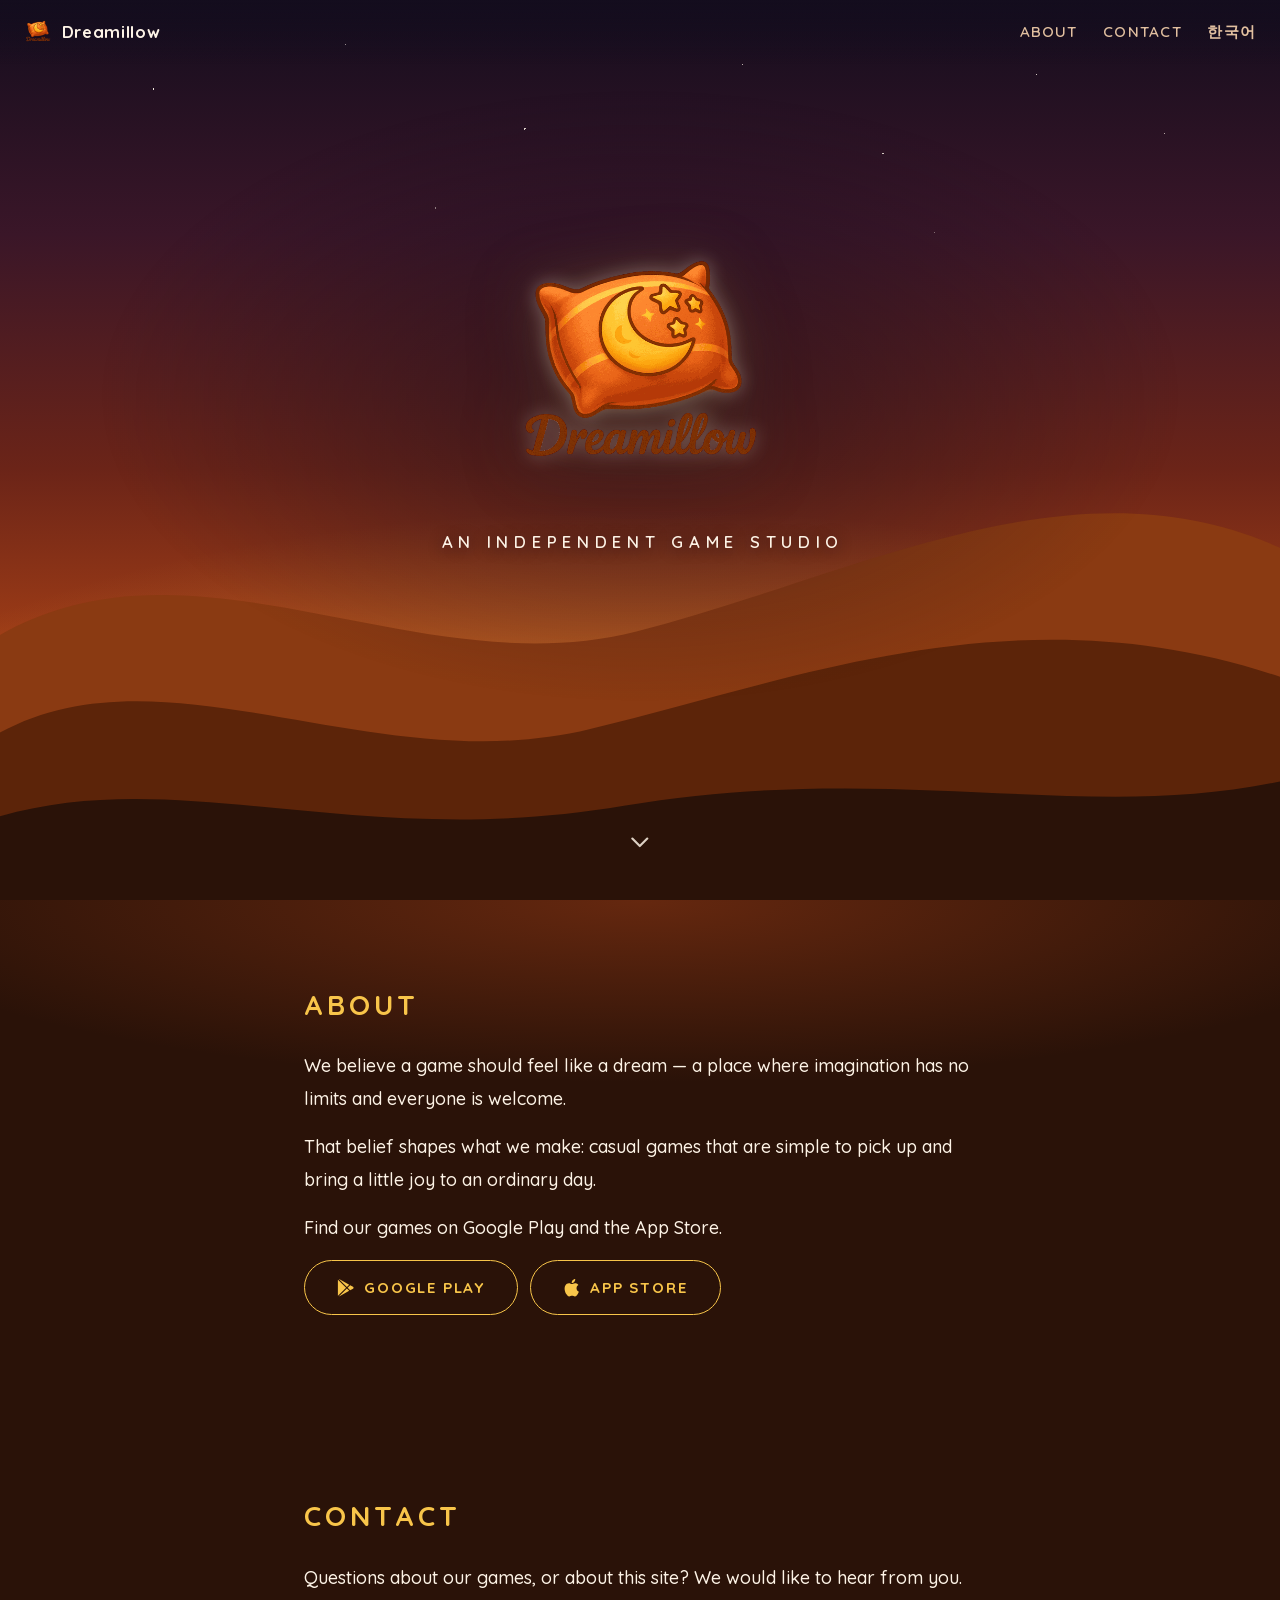
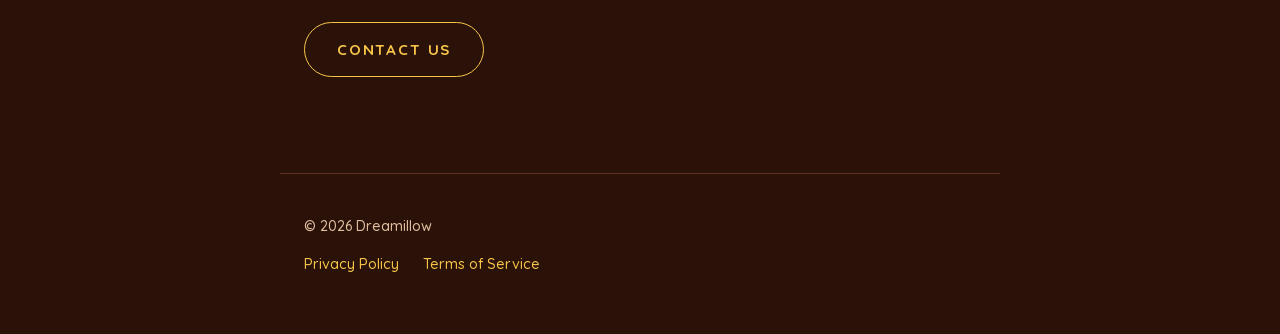
<file: index.html>
<!DOCTYPE html>
<html lang="en">
<head>
<meta charset="utf-8">
<meta name="viewport" content="width=device-width, initial-scale=1">
<title>Dreamillow</title>
<meta name="description" content="Dreamillow is an independent game studio making casual games where imagination has no limits and everyone is welcome.">
<meta name="theme-color" content="#140d1e">
<link rel="icon" href="/assets/icon.png" type="image/png">
<link rel="apple-touch-icon" href="/assets/dreamillow.png">
<link rel="preload" href="/assets/fonts/quicksand-latin.woff2" as="font" type="font/woff2" crossorigin>
<link rel="stylesheet" href="/assets/style.css">
<link rel="alternate" hreflang="en" href="https://dreamillow.github.io/">
<link rel="alternate" hreflang="ko" href="https://dreamillow.github.io/ko/">
<link rel="alternate" hreflang="x-default" href="https://dreamillow.github.io/">
</head>
<body>

<header class="nav">
  <a class="wordmark" href="/index.html">
    <img src="/assets/icon.png" alt="" width="28" height="28">
    <span>Dreamillow</span>
  </a>
  <nav aria-label="Main">
    <a href="#about">About</a>
    <a href="#contact">Contact</a>
    <a href="/ko/index.html" hreflang="ko" lang="ko">한국어</a>
  </nav>
</header>

<main>
  <section class="hero">
    <div class="sky" aria-hidden="true"></div>

    <div class="dunes" aria-hidden="true">
      <div class="dune dune-far" data-speed="0.10">
        <svg viewBox="0 0 1440 320" preserveAspectRatio="none" focusable="false">
          <path d="M0,168 C220,104 470,198 716,166 C962,134 1206,64 1440,118 L1440,320 L0,320 Z"/>
        </svg>
      </div>
      <div class="dune dune-mid" data-speed="0.20">
        <svg viewBox="0 0 1440 320" preserveAspectRatio="none" focusable="false">
          <path d="M0,224 C186,172 424,252 664,222 C904,192 1148,142 1440,192 L1440,320 L0,320 Z"/>
        </svg>
      </div>
      <div class="dune dune-near" data-speed="0.34">
        <svg viewBox="0 0 1440 320" preserveAspectRatio="none" focusable="false">
          <path d="M0,272 C204,242 402,292 702,266 C1002,240 1222,276 1440,252 L1440,320 L0,320 Z"/>
        </svg>
      </div>
    </div>

    <div class="hero-inner">
      <h1><img class="hero-logo" src="/assets/dreamillow.png" alt="Dreamillow" width="512" height="512"></h1>
      <p class="tagline">An independent game studio</p>
    </div>

    <a class="scroll-cue" href="#about" aria-label="Scroll to About">
      <svg viewBox="0 0 24 24" aria-hidden="true" focusable="false">
        <path d="M5 9l7 7 7-7" fill="none" stroke="currentColor" stroke-width="2"
              stroke-linecap="round" stroke-linejoin="round"/>
      </svg>
    </a>
  </section>

  <div class="ground">
    <section class="section reveal" id="about">
      <h2>About</h2>
      <p>We believe a game should feel like a dream &mdash; a place where imagination
        has no limits and everyone is welcome.</p>
      <p>That belief shapes what we make: casual games that are simple to pick up
        and bring a little joy to an ordinary day.</p>
      <p>Find our games on Google Play and the App Store.</p>
      <p class="store-links">
        <a class="pill-button" href="https://play.google.com/store/apps/dev?id=8315990419131037294"><svg class="pill-icon" viewBox="0 0 24 24" aria-hidden="true" focusable="false"><path d="M22.018 13.298l-3.919 2.218-3.515-3.493 3.543-3.521 3.891 2.202a1.49 1.49 0 0 1 0 2.594zM1.337.924a1.486 1.486 0 0 0-.112.568v21.017c0 .217.045.419.124.6l11.155-11.087L1.337.924zm12.207 10.065l3.258-3.238L3.45.195a1.466 1.466 0 0 0-.946-.179l11.04 10.973zm0 2.067l-11 10.933c.298.036.612-.016.906-.183l13.324-7.54-3.23-3.21z"/></svg>Google Play</a>
        <a class="pill-button" href="https://apps.apple.com/developer/id1828853316"><svg class="pill-icon" viewBox="0 0 24 24" aria-hidden="true" focusable="false"><path d="M12.152 6.896c-.948 0-2.415-1.078-3.96-1.04-2.04.027-3.91 1.183-4.961 3.014-2.117 3.675-.546 9.103 1.519 12.09 1.013 1.454 2.208 3.09 3.792 3.039 1.52-.065 2.09-.987 3.935-.987 1.831 0 2.35.987 3.96.948 1.637-.026 2.676-1.48 3.676-2.948 1.156-1.688 1.636-3.325 1.662-3.415-.039-.013-3.182-1.221-3.22-4.857-.026-3.04 2.48-4.494 2.597-4.559-1.429-2.09-3.623-2.324-4.39-2.376-2-.156-3.675 1.09-4.61 1.09zM15.53 3.83c.843-1.012 1.4-2.427 1.245-3.83-1.207.052-2.662.805-3.532 1.818-.78.896-1.454 2.338-1.273 3.714 1.338.104 2.715-.688 3.559-1.701"/></svg>App Store</a>
      </p>
    </section>

    <section class="section reveal" id="contact">
      <h2>Contact</h2>
      <p>Questions about our games, or about this site? We would like to hear from you.</p>
      <p><a class="pill-button" href="mailto:dreamillowgames@gmail.com">Contact us</a></p>
    </section>
  </div>
</main>

<footer class="footer">
  <p>&copy; 2026 Dreamillow</p>
  <nav aria-label="Legal">
    <a href="/privacy.html">Privacy Policy</a>
    <a href="/terms.html">Terms of Service</a>
  </nav>
</footer>

<script src="/assets/main.js"></script>
</body>
</html>
</file>
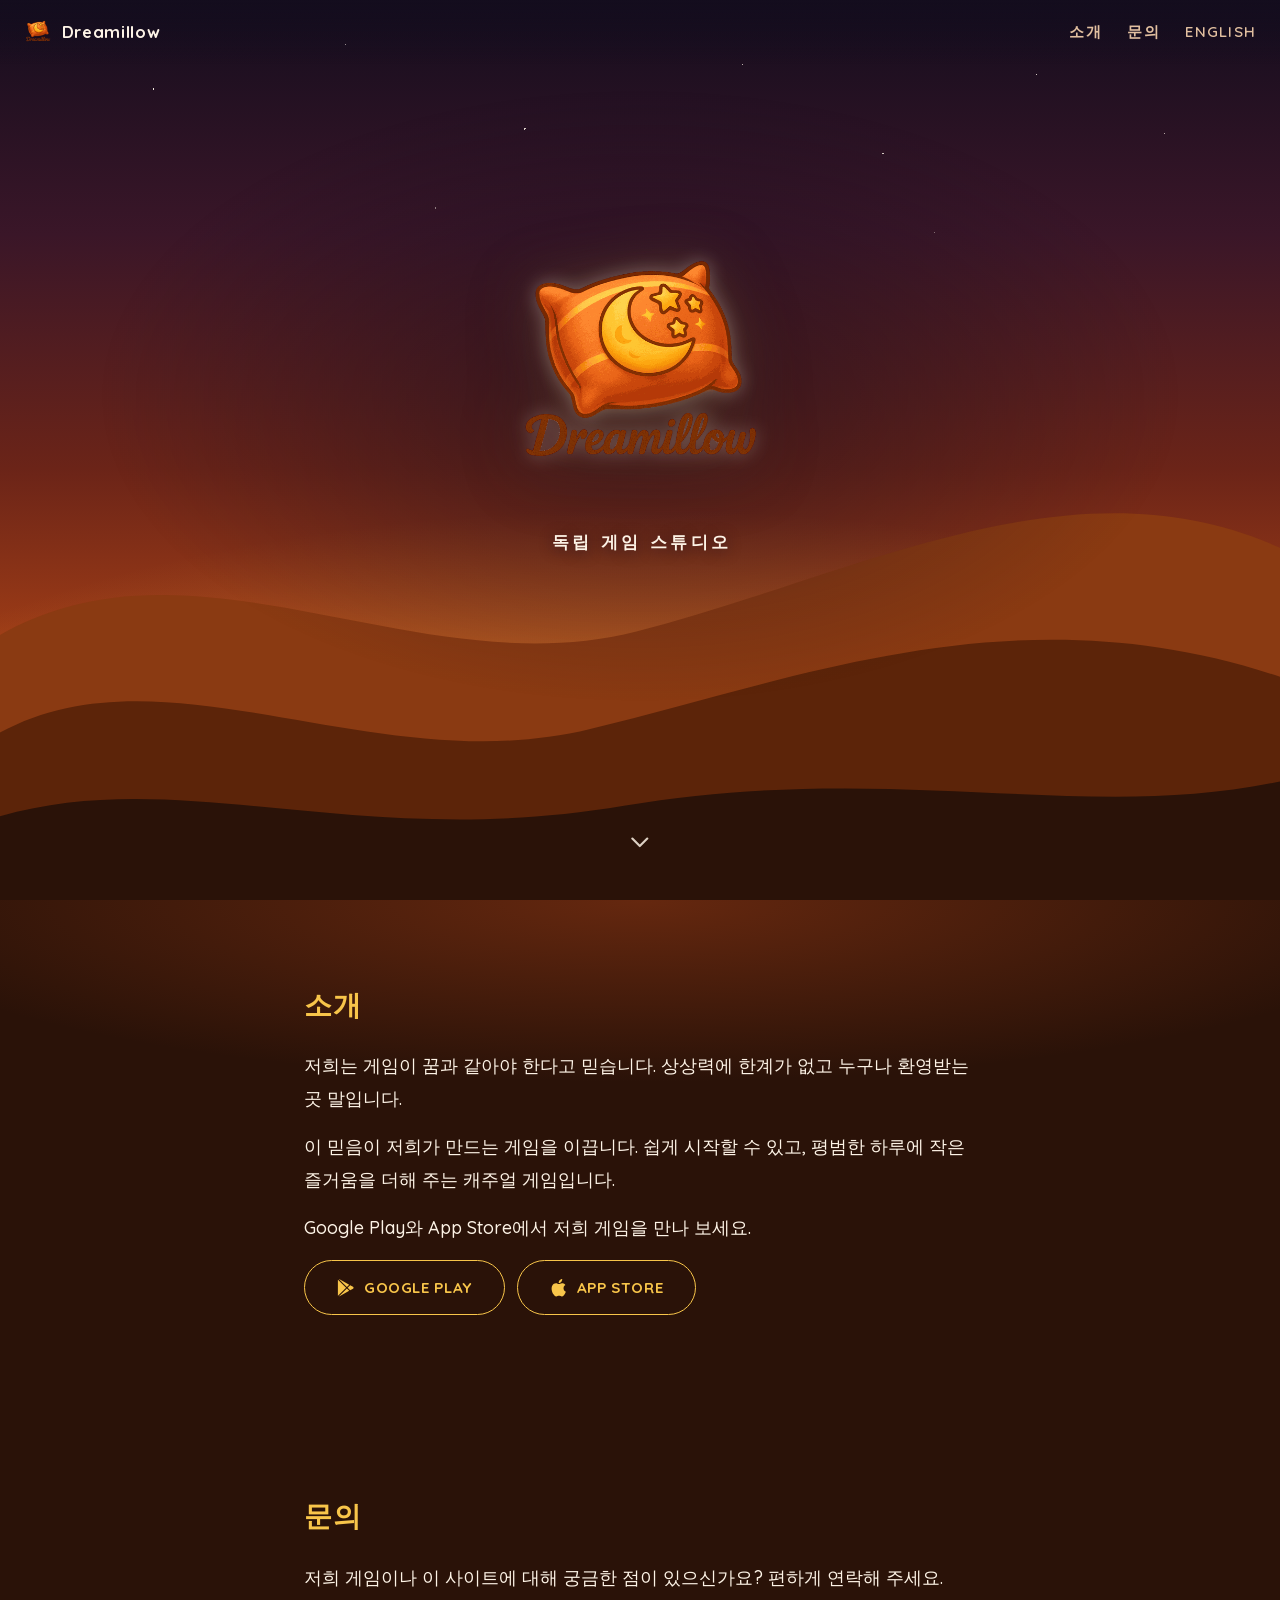
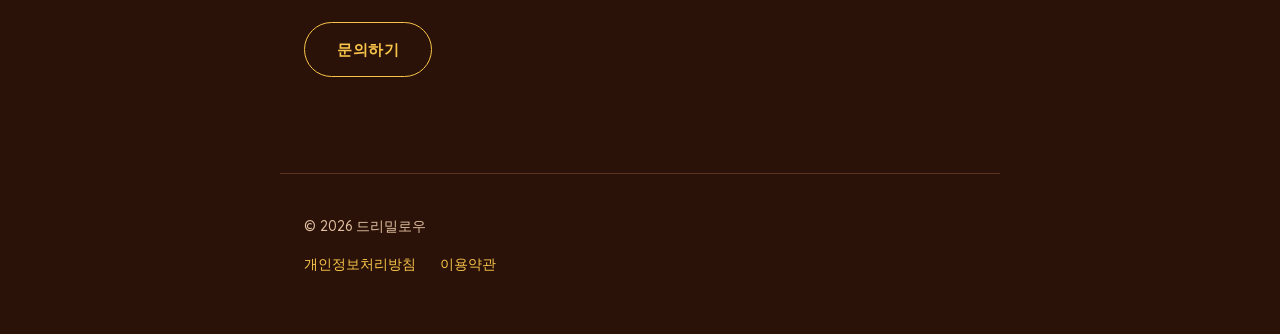
<file: ko/index.html>
<!DOCTYPE html>
<html lang="ko">
<head>
<meta charset="utf-8">
<meta name="viewport" content="width=device-width, initial-scale=1">
<title>Dreamillow</title>
<meta name="description" content="드리밀로우는 상상력에 한계가 없고 누구나 환영받는 캐주얼 게임을 만드는 독립 게임 스튜디오입니다.">
<meta name="theme-color" content="#140d1e">
<link rel="icon" href="/assets/icon.png" type="image/png">
<link rel="apple-touch-icon" href="/assets/dreamillow.png">
<link rel="preload" href="/assets/fonts/quicksand-latin.woff2" as="font" type="font/woff2" crossorigin>
<link rel="stylesheet" href="/assets/style.css">
<link rel="alternate" hreflang="en" href="https://dreamillow.github.io/">
<link rel="alternate" hreflang="ko" href="https://dreamillow.github.io/ko/">
<link rel="alternate" hreflang="x-default" href="https://dreamillow.github.io/">
</head>
<body>

<header class="nav">
  <a class="wordmark" href="/ko/index.html">
    <img src="/assets/icon.png" alt="" width="28" height="28">
    <span>Dreamillow</span>
  </a>
  <nav aria-label="주요 메뉴">
    <a href="#about">소개</a>
    <a href="#contact">문의</a>
    <a href="/index.html" hreflang="en" lang="en">English</a>
  </nav>
</header>

<main>
  <section class="hero">
    <div class="sky" aria-hidden="true"></div>

    <div class="dunes" aria-hidden="true">
      <div class="dune dune-far" data-speed="0.10">
        <svg viewBox="0 0 1440 320" preserveAspectRatio="none" focusable="false">
          <path d="M0,168 C220,104 470,198 716,166 C962,134 1206,64 1440,118 L1440,320 L0,320 Z"/>
        </svg>
      </div>
      <div class="dune dune-mid" data-speed="0.20">
        <svg viewBox="0 0 1440 320" preserveAspectRatio="none" focusable="false">
          <path d="M0,224 C186,172 424,252 664,222 C904,192 1148,142 1440,192 L1440,320 L0,320 Z"/>
        </svg>
      </div>
      <div class="dune dune-near" data-speed="0.34">
        <svg viewBox="0 0 1440 320" preserveAspectRatio="none" focusable="false">
          <path d="M0,272 C204,242 402,292 702,266 C1002,240 1222,276 1440,252 L1440,320 L0,320 Z"/>
        </svg>
      </div>
    </div>

    <div class="hero-inner">
      <h1><img class="hero-logo" src="/assets/dreamillow.png" alt="Dreamillow" width="512" height="512"></h1>
      <p class="tagline">독립 게임 스튜디오</p>
    </div>

    <a class="scroll-cue" href="#about" aria-label="소개로 이동">
      <svg viewBox="0 0 24 24" aria-hidden="true" focusable="false">
        <path d="M5 9l7 7 7-7" fill="none" stroke="currentColor" stroke-width="2"
              stroke-linecap="round" stroke-linejoin="round"/>
      </svg>
    </a>
  </section>

  <div class="ground">
    <section class="section reveal" id="about">
      <h2>소개</h2>
      <p>저희는 게임이 꿈과 같아야 한다고 믿습니다. 상상력에 한계가 없고
        누구나 환영받는 곳 말입니다.</p>
      <p>이 믿음이 저희가 만드는 게임을 이끕니다. 쉽게 시작할 수 있고,
        평범한 하루에 작은 즐거움을 더해 주는 캐주얼 게임입니다.</p>
      <p>Google Play와 App Store에서 저희 게임을 만나 보세요.</p>
      <p class="store-links">
        <a class="pill-button" href="https://play.google.com/store/apps/dev?id=8315990419131037294"><svg class="pill-icon" viewBox="0 0 24 24" aria-hidden="true" focusable="false"><path d="M22.018 13.298l-3.919 2.218-3.515-3.493 3.543-3.521 3.891 2.202a1.49 1.49 0 0 1 0 2.594zM1.337.924a1.486 1.486 0 0 0-.112.568v21.017c0 .217.045.419.124.6l11.155-11.087L1.337.924zm12.207 10.065l3.258-3.238L3.45.195a1.466 1.466 0 0 0-.946-.179l11.04 10.973zm0 2.067l-11 10.933c.298.036.612-.016.906-.183l13.324-7.54-3.23-3.21z"/></svg>Google Play</a>
        <a class="pill-button" href="https://apps.apple.com/developer/id1828853316"><svg class="pill-icon" viewBox="0 0 24 24" aria-hidden="true" focusable="false"><path d="M12.152 6.896c-.948 0-2.415-1.078-3.96-1.04-2.04.027-3.91 1.183-4.961 3.014-2.117 3.675-.546 9.103 1.519 12.09 1.013 1.454 2.208 3.09 3.792 3.039 1.52-.065 2.09-.987 3.935-.987 1.831 0 2.35.987 3.96.948 1.637-.026 2.676-1.48 3.676-2.948 1.156-1.688 1.636-3.325 1.662-3.415-.039-.013-3.182-1.221-3.22-4.857-.026-3.04 2.48-4.494 2.597-4.559-1.429-2.09-3.623-2.324-4.39-2.376-2-.156-3.675 1.09-4.61 1.09zM15.53 3.83c.843-1.012 1.4-2.427 1.245-3.83-1.207.052-2.662.805-3.532 1.818-.78.896-1.454 2.338-1.273 3.714 1.338.104 2.715-.688 3.559-1.701"/></svg>App Store</a>
      </p>
    </section>

    <section class="section reveal" id="contact">
      <h2>문의</h2>
      <p>저희 게임이나 이 사이트에 대해 궁금한 점이 있으신가요? 편하게 연락해 주세요.</p>
      <p><a class="pill-button" href="mailto:dreamillowgames@gmail.com">문의하기</a></p>
    </section>
  </div>
</main>

<footer class="footer">
  <p>&copy; 2026 드리밀로우</p>
  <nav aria-label="법적 고지">
    <a href="/ko/privacy.html">개인정보처리방침</a>
    <a href="/ko/terms.html">이용약관</a>
  </nav>
</footer>

<script src="/assets/main.js"></script>
</body>
</html>
</file>
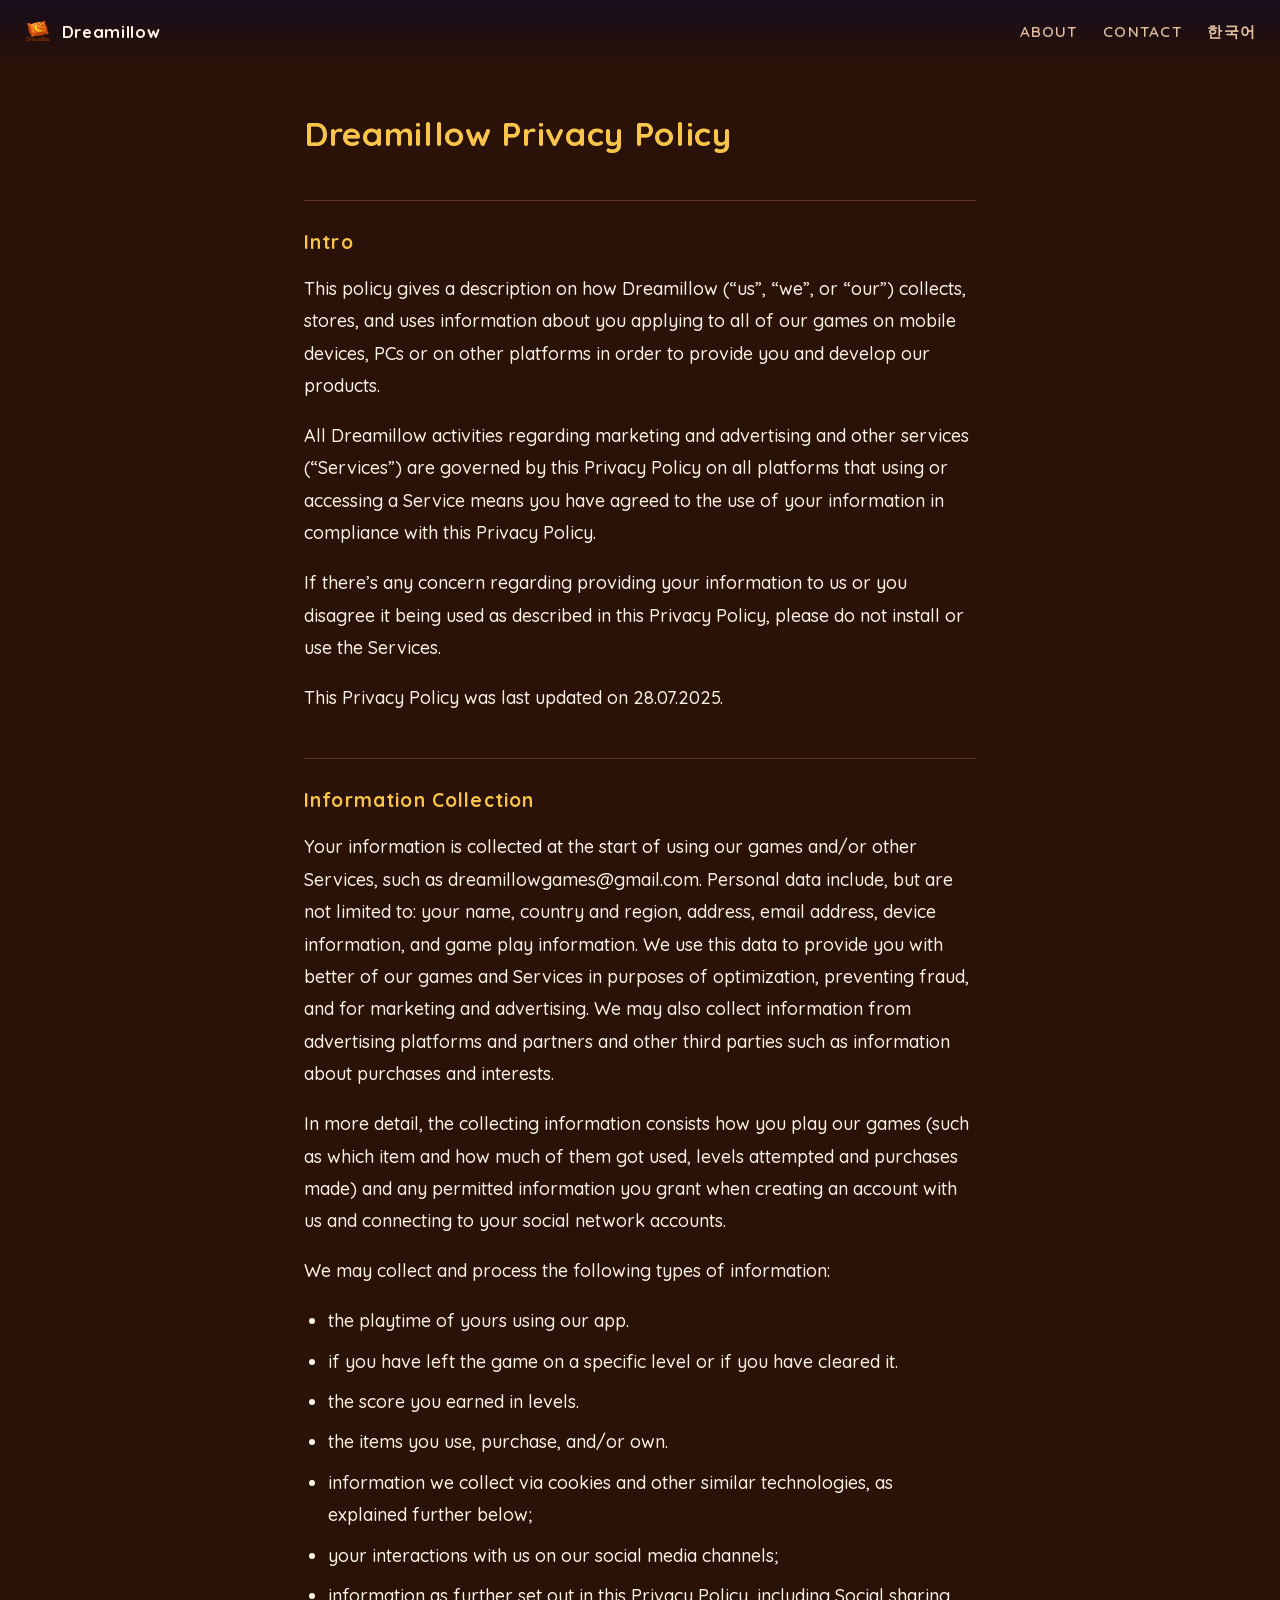
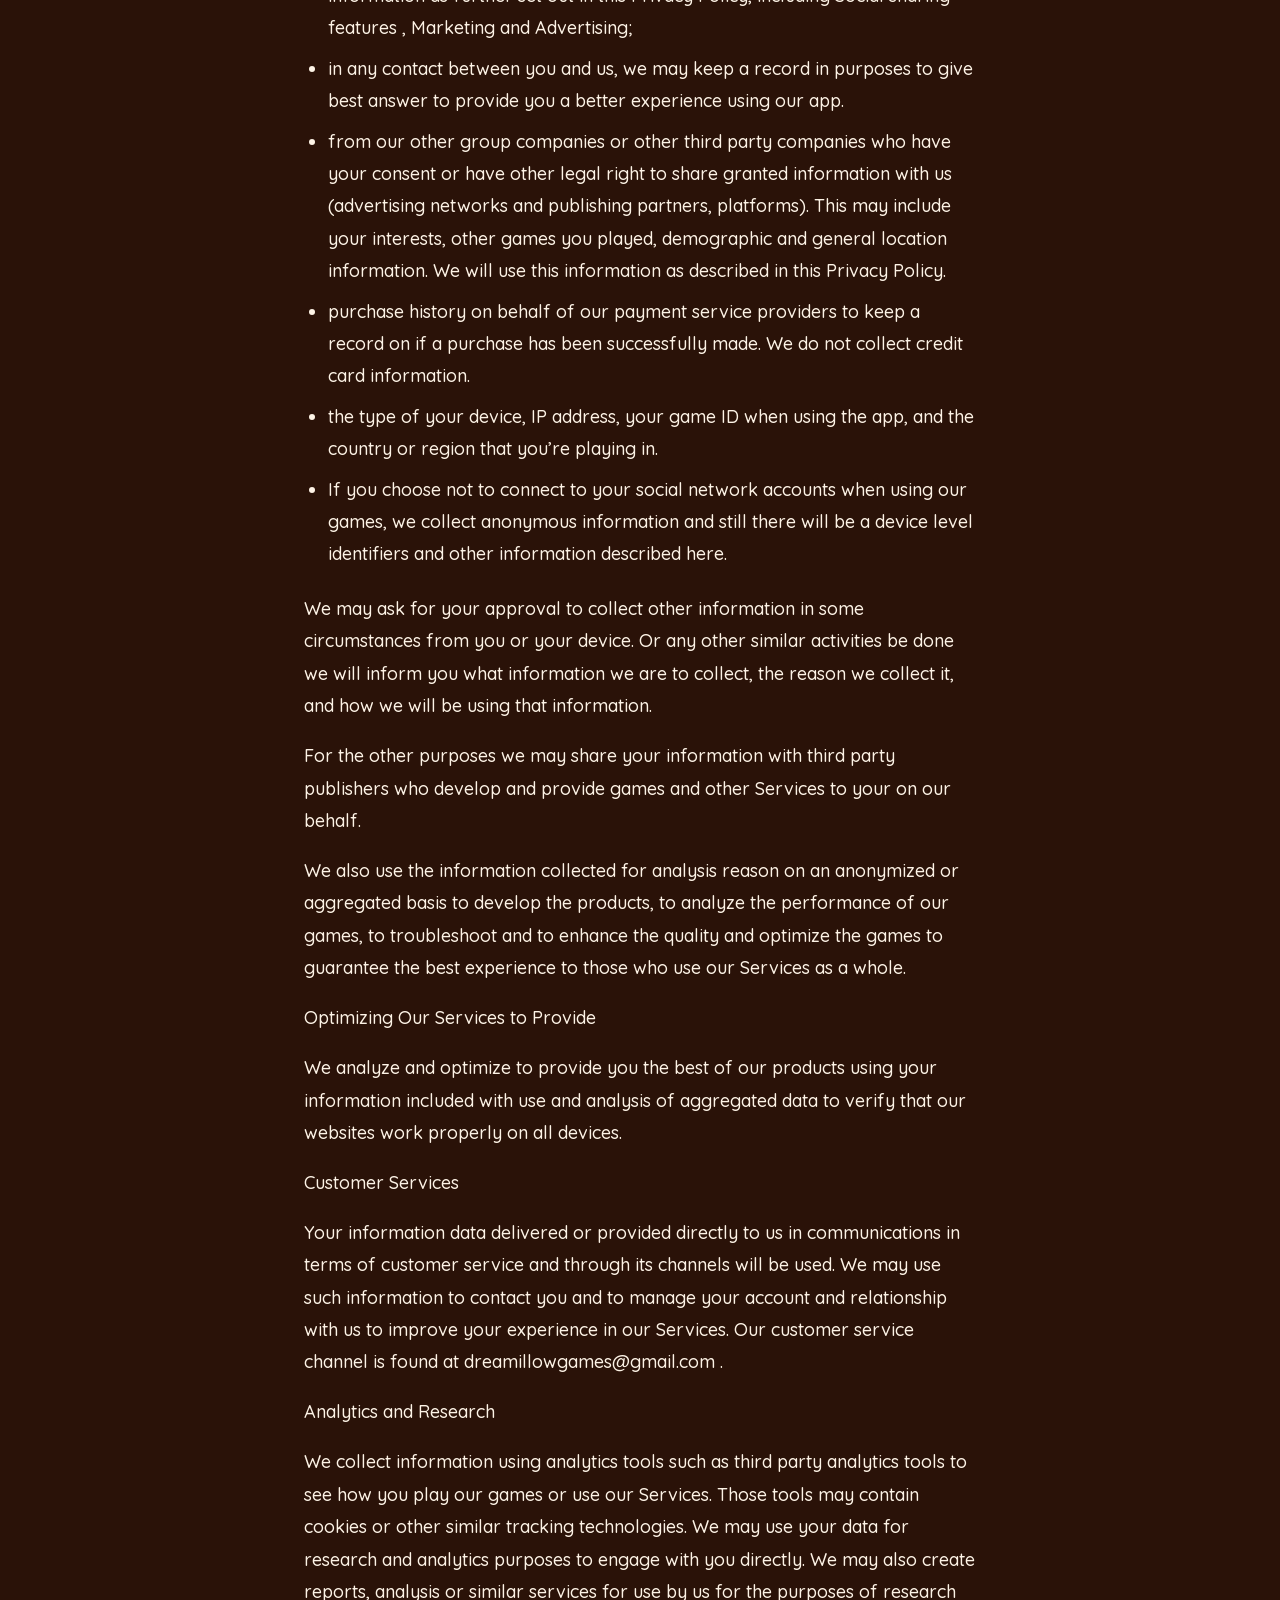
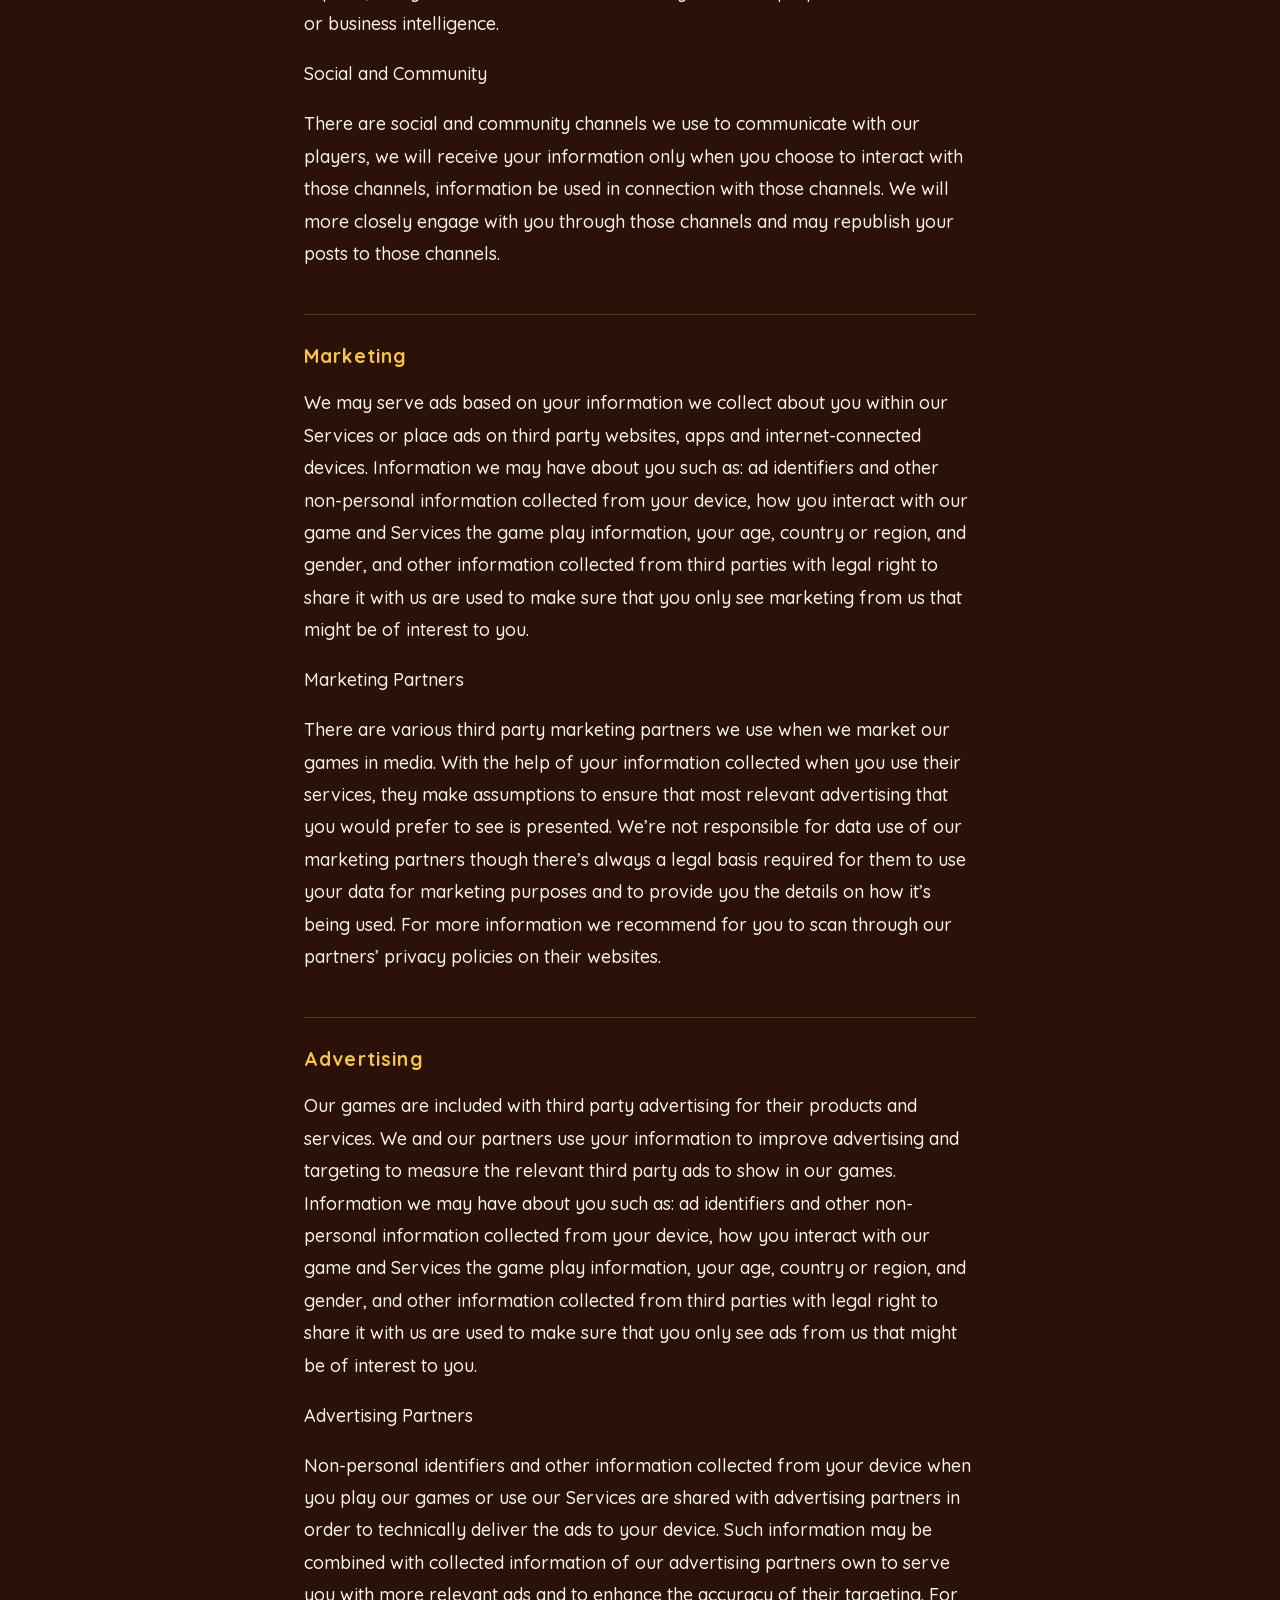
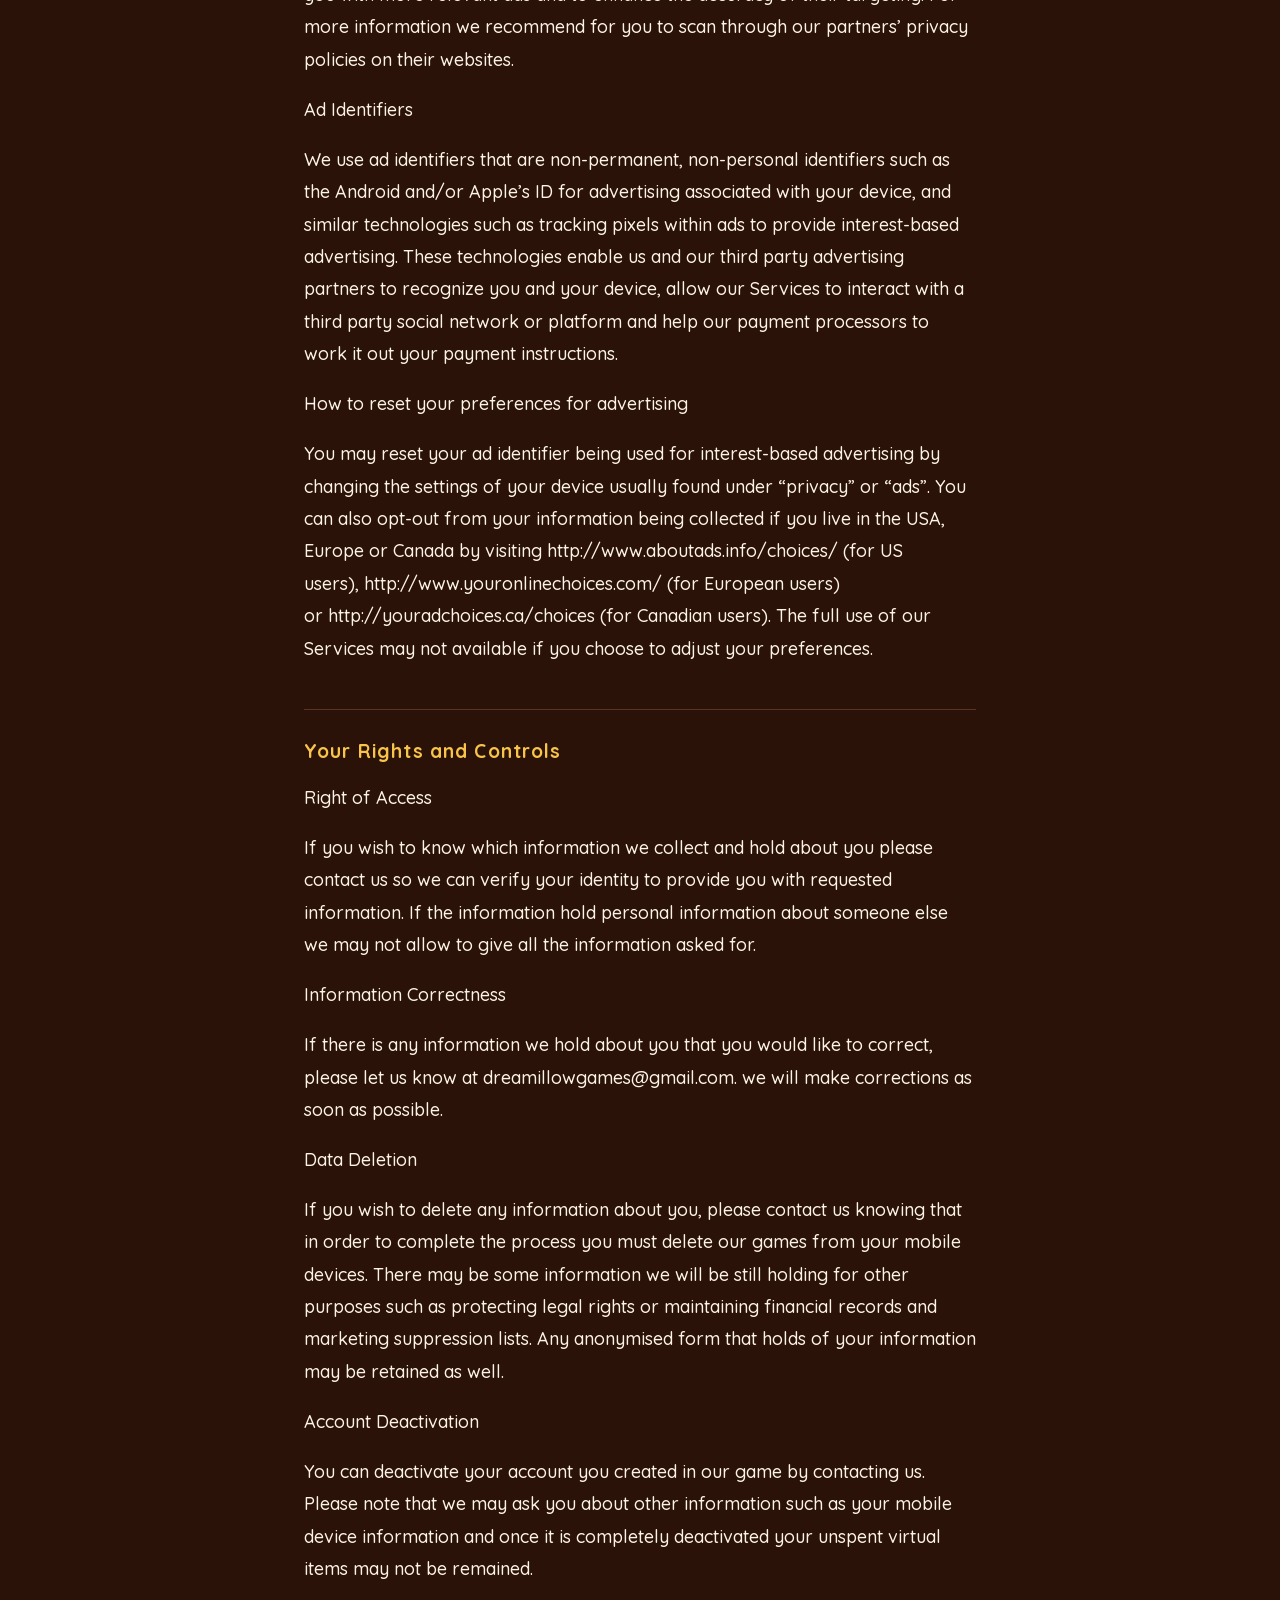
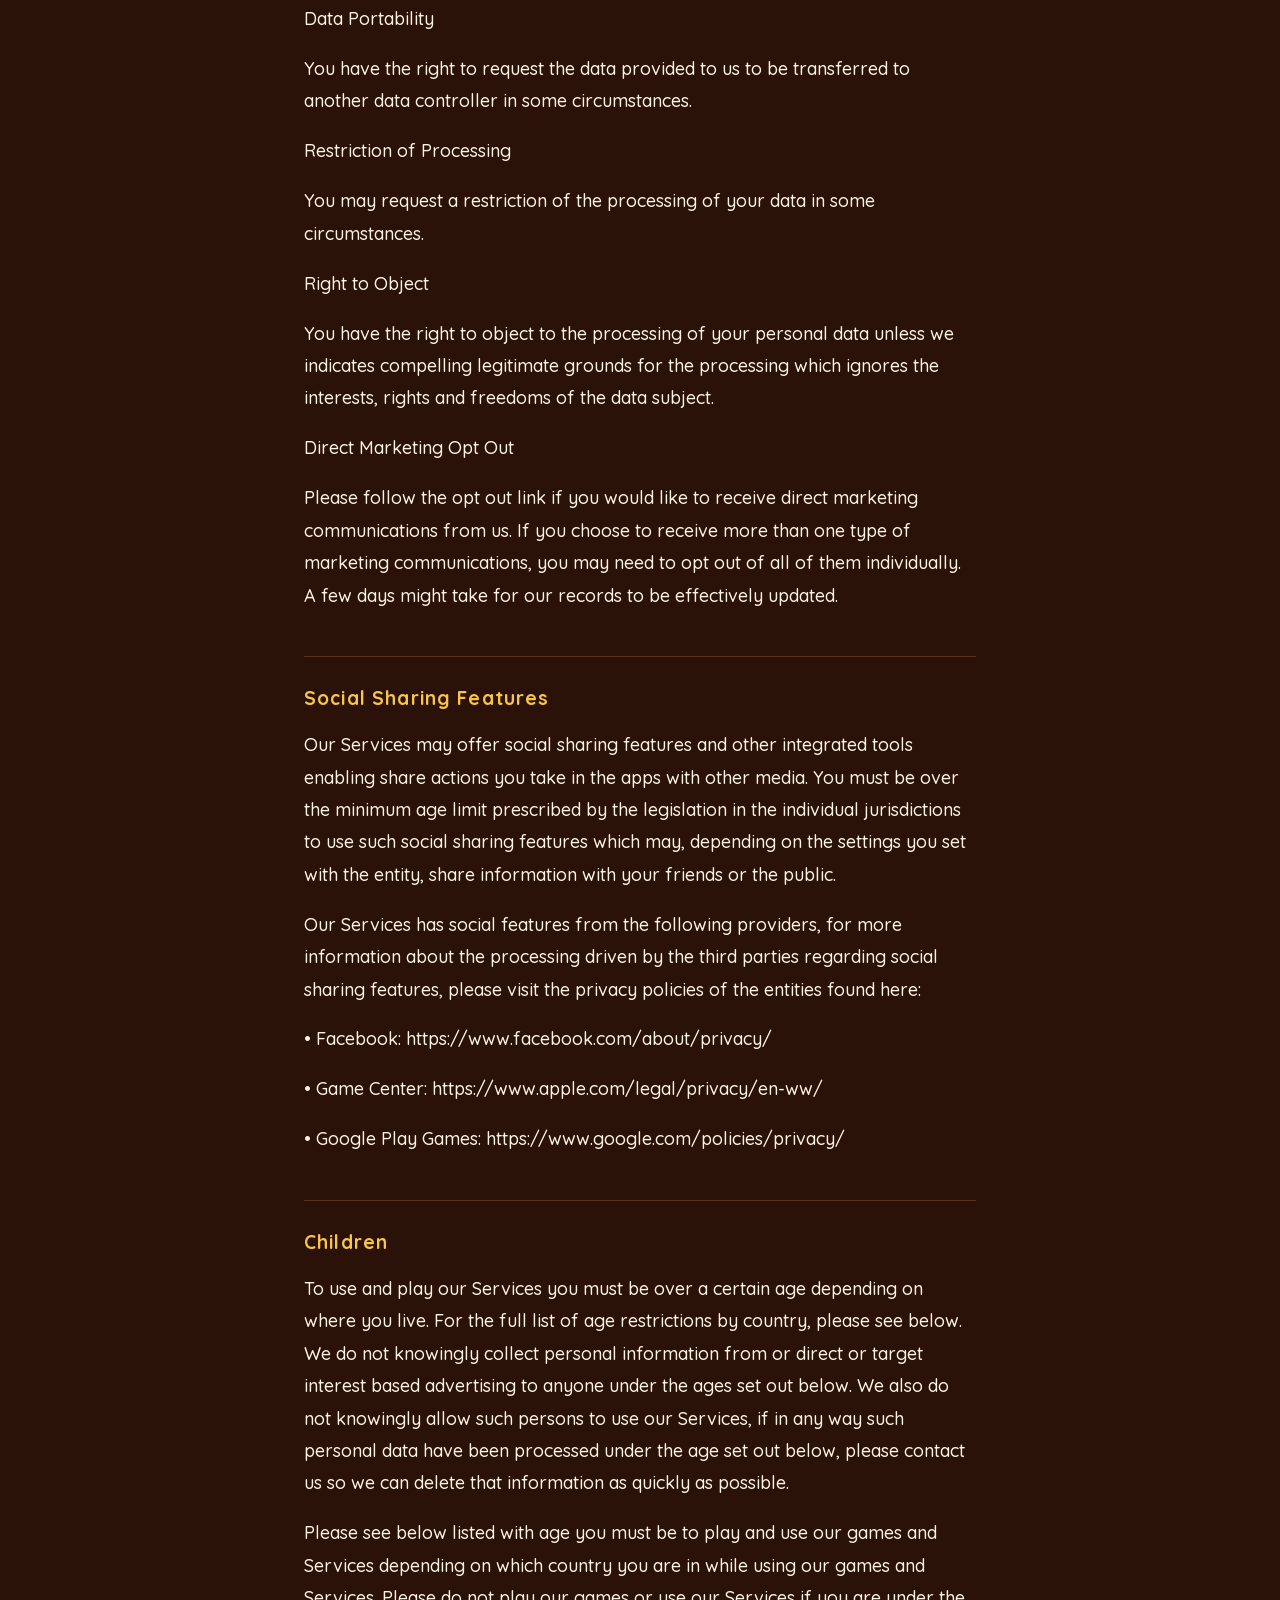
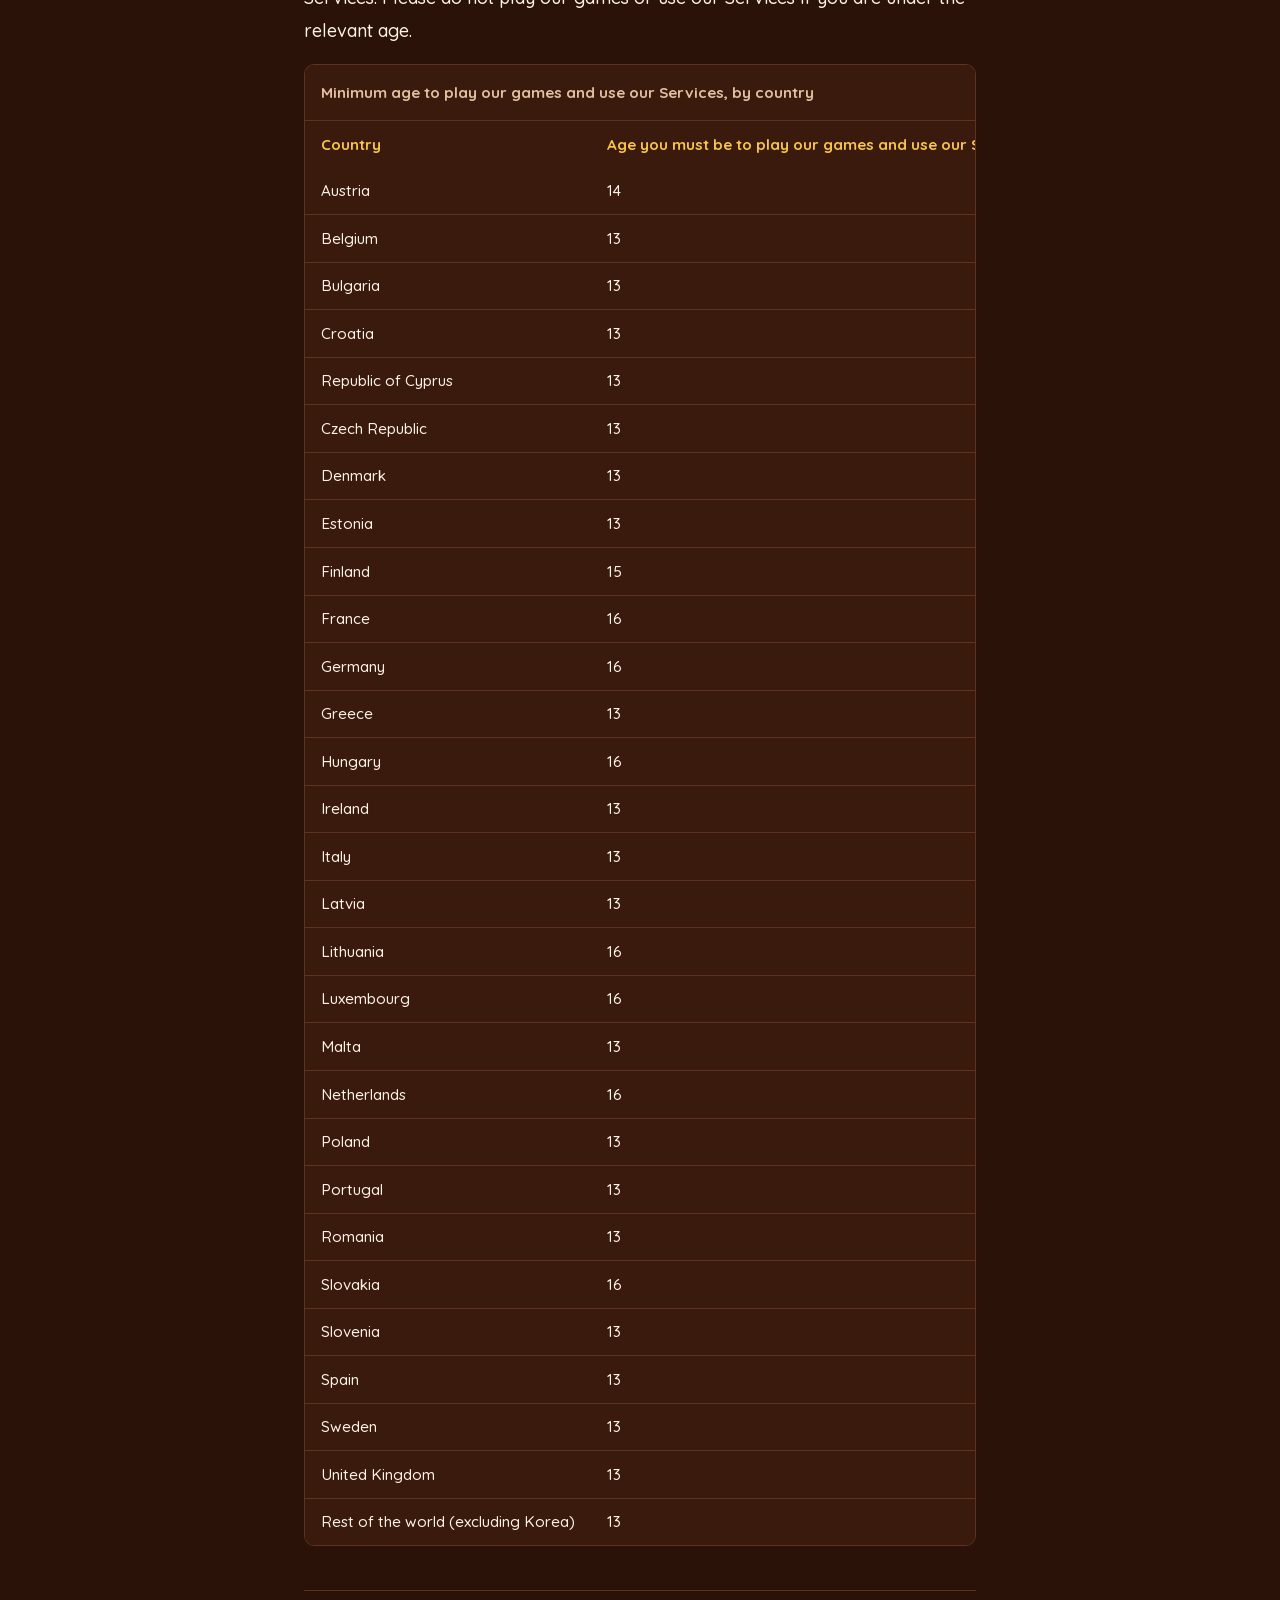
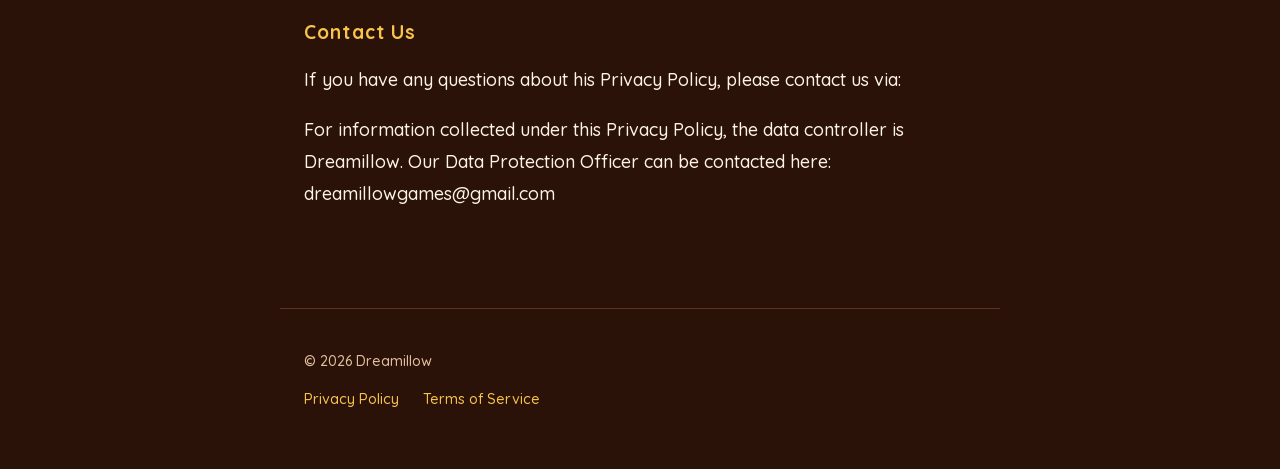
<file: privacy.html>
<!DOCTYPE html>
<html lang="en">
<head>
<meta charset="utf-8">
<meta name="viewport" content="width=device-width, initial-scale=1">
<title>Privacy Policy &mdash; Dreamillow</title>
<meta name="theme-color" content="#140d1e">
<link rel="icon" href="/assets/icon.png" type="image/png">
<link rel="apple-touch-icon" href="/assets/dreamillow.png">
<link rel="preload" href="/assets/fonts/quicksand-latin.woff2" as="font" type="font/woff2" crossorigin>
<link rel="stylesheet" href="/assets/style.css">
<link rel="alternate" hreflang="en" href="https://dreamillow.github.io/privacy.html">
<link rel="alternate" hreflang="ko" href="https://dreamillow.github.io/ko/privacy.html">
<link rel="alternate" hreflang="x-default" href="https://dreamillow.github.io/privacy.html">
</head>
<body>

<header class="nav">
  <a class="wordmark" href="/index.html">
    <img src="/assets/icon.png" alt="" width="28" height="28">
    <span>Dreamillow</span>
  </a>
  <nav aria-label="Main">
    <a href="/index.html#about">About</a>
    <a href="/index.html#contact">Contact</a>
    <a href="/ko/privacy.html" hreflang="ko" lang="ko">한국어</a>
  </nav>
</header>

<main class="prose">
<h1>Dreamillow Privacy Policy</h1>
<h2>Intro</h2>
<p>This policy gives a description on how Dreamillow (“us”, “we”, or “our”) collects, stores, and uses information about you applying to all of our games on mobile devices, PCs or on other platforms in order to provide you and develop our products.</p>
<p>All Dreamillow activities regarding marketing and advertising and other services (“Services”) are governed by this Privacy Policy on all platforms that using or accessing a Service means you have agreed to the use of your information in compliance with this Privacy Policy.</p>
<p>If there’s any concern regarding providing your information to us or you disagree it being used as described in this Privacy Policy, please do not install or use the Services.</p>
<p>This Privacy Policy was last updated on 28.07.2025.</p>
<h2>Information Collection</h2>
<p>Your information is collected at the start of using our games and/or other Services, such as dreamillowgames@gmail.com. Personal data include, but are not limited to: your name, country and region, address, email address, device information, and game play information. We use this data to provide you with better of our games and Services in purposes of optimization, preventing fraud, and for marketing and advertising. We may also collect information from advertising platforms and partners and other third parties such as information about purchases and interests.</p>
<p>In more detail, the collecting information consists how you play our games (such as which item and how much of them got used, levels attempted and purchases made) and any permitted information you grant when creating an account with us and connecting to your social network accounts.</p>
<p>We may collect and process the following types of information:</p>
<ul>
  <li>the playtime of yours using our app.</li>
  <li>if you have left the game on a specific level or if you have cleared it.</li>
  <li>the score you earned in levels.</li>
  <li>the items you use, purchase, and/or own.</li>
  <li>information we collect via cookies and other similar technologies, as explained further below;</li>
  <li>your interactions with us on our social media channels;</li>
  <li>information as further set out in this Privacy Policy, including Social sharing features , Marketing and Advertising;</li>
  <li>in any contact between you and us, we may keep a record in purposes to give best answer to provide you a better experience using our app.</li>
  <li>from our other group companies or other third party companies who have your consent or have other legal right to share granted information with us (advertising networks and publishing partners, platforms). This may include your interests, other games you played, demographic and general location information. We will use this information as described in this Privacy Policy.</li>
  <li>purchase history on behalf of our payment service providers to keep a record on if a purchase has been successfully made. We do not collect credit card information.</li>
  <li>the type of your device, IP address, your game ID when using the app, and the country or region that you’re playing in.</li>
  <li>If you choose not to connect to your social network accounts when using our games, we collect anonymous information and still there will be a device level identifiers and other information described here.</li>
</ul>
<p>We may ask for your approval to collect other information in some circumstances from you or your device. Or any other similar activities be done we will inform you what information we are to collect, the reason we collect it, and how we will be using that information.</p>
<p>For the other purposes we may share your information with third party publishers who develop and provide games and other Services to your on our behalf.</p>
<p>We also use the information collected for analysis reason on an anonymized or aggregated basis to develop the products, to analyze the performance of our games, to troubleshoot and to enhance the quality and optimize the games to guarantee the best experience to those who use our Services as a whole.</p>
<p>Optimizing Our Services to Provide</p>
<p>We analyze and optimize to provide you the best of our products using your information included with use and analysis of aggregated data to verify that our websites work properly on all devices.</p>
<p>Customer Services</p>
<p>Your information data delivered or provided directly to us in communications in terms of customer service and through its channels will be used. We may use such information to contact you and to manage your account and relationship with us to improve your experience in our Services. Our customer service channel is found at dreamillowgames@gmail.com .</p>
<p>Analytics and Research</p>
<p>We collect information using analytics tools such as third party analytics tools to see how you play our games or use our Services. Those tools may contain cookies or other similar tracking technologies. We may use your data for research and analytics purposes to engage with you directly. We may also create reports, analysis or similar services for use by us for the purposes of research or business intelligence.</p>
<p>Social and Community</p>
<p>There are social and community channels we use to communicate with our players, we will receive your information only when you choose to interact with those channels, information be used in connection with those channels. We will more closely engage with you through those channels and may republish your posts to those channels.</p>
<h2>Marketing</h2>
<p>We may serve ads based on your information we collect about you within our Services or place ads on third party websites, apps and internet-connected devices. Information we may have about you such as: ad identifiers and other non-personal information collected from your device, how you interact with our game and Services the game play information, your age, country or region, and gender, and other information collected from third parties with legal right to share it with us are used to make sure that you only see marketing from us that might be of interest to you.</p>
<p>Marketing Partners</p>
<p>There are various third party marketing partners we use when we market our games in media. With the help of your information collected when you use their services, they make assumptions to ensure that most relevant advertising that you would prefer to see is presented. We’re not responsible for data use of our marketing partners though there’s always a legal basis required for them to use your data for marketing purposes and to provide you the details on how it’s being used. For more information we recommend for you to scan through our partners’ privacy policies on their websites.</p>
<h2>Advertising</h2>
<p>Our games are included with third party advertising for their products and services. We and our partners use your information to improve advertising and targeting to measure the relevant third party ads to show in our games. Information we may have about you such as: ad identifiers and other non-personal information collected from your device, how you interact with our game and Services the game play information, your age, country or region, and gender, and other information collected from third parties with legal right to share it with us are used to make sure that you only see ads from us that might be of interest to you.</p>
<p>Advertising Partners</p>
<p>Non-personal identifiers and other information collected from your device when you play our games or use our Services are shared with advertising partners in order to technically deliver the ads to your device. Such information may be combined with collected information of our advertising partners own to serve you with more relevant ads and to enhance the accuracy of their targeting. For more information we recommend for you to scan through our partners’ privacy policies on their websites.</p>
<p>Ad Identifiers</p>
<p>We use ad identifiers that are non-permanent, non-personal identifiers such as the Android and/or Apple’s ID for advertising associated with your device, and similar technologies such as tracking pixels within ads to provide interest-based advertising. These technologies enable us and our third party advertising partners to recognize you and your device, allow our Services to interact with a third party social network or platform and help our payment processors to work it out your payment instructions.</p>
<p>How to reset your preferences for advertising</p>
<p>You may reset your ad identifier being used for interest-based advertising by changing the settings of your device usually found under “privacy” or “ads”. You can also opt-out from your information being collected if you live in the USA, Europe or Canada by visiting http://www.aboutads.info/choices/ (for US users), http://www.youronlinechoices.com/ (for European users) or http://youradchoices.ca/choices (for Canadian users). The full use of our Services may not available if you choose to adjust your preferences.</p>
<h2>Your Rights and Controls</h2>
<p>Right of Access</p>
<p>If you wish to know which information we collect and hold about you please contact us so we can verify your identity to provide you with requested information. If the information hold personal information about someone else we may not allow to give all the information asked for.</p>
<p>Information Correctness</p>
<p>If there is any information we hold about you that you would like to correct, please let us know at dreamillowgames@gmail.com. we will make corrections as soon as possible.</p>
<p>Data Deletion</p>
<p>If you wish to delete any information about you, please contact us knowing that in order to complete the process you must delete our games from your mobile devices. There may be some information we will be still holding for other purposes such as protecting legal rights or maintaining financial records and marketing suppression lists. Any anonymised form that holds of your information may be retained as well.</p>
<p>Account Deactivation</p>
<p>You can deactivate your account you created in our game by contacting us. Please note that we may ask you about other information such as your mobile device information and once it is completely deactivated your unspent virtual items may not be remained.</p>
<p>Data Portability</p>
<p>You have the right to request the data provided to us to be transferred to another data controller in some circumstances.</p>
<p>Restriction of Processing</p>
<p>You may request a restriction of the processing of your data in some circumstances.</p>
<p>Right to Object</p>
<p>You have the right to object to the processing of your personal data unless we indicates compelling legitimate grounds for the processing which ignores the interests, rights and freedoms of the data subject.</p>
<p>Direct Marketing Opt Out</p>
<p>Please follow the opt out link if you would like to receive direct marketing communications from us. If you choose to receive more than one type of marketing communications, you may need to opt out of all of them individually. A few days might take for our records to be effectively updated.</p>
<h2>Social Sharing Features</h2>
<p>Our Services may offer social sharing features and other integrated tools enabling share actions you take in the apps with other media. You must be over the minimum age limit prescribed by the legislation in the individual jurisdictions to use such social sharing features which may, depending on the settings you set with the entity, share information with your friends or the public.</p>
<p>Our Services has social features from the following providers, for more information about the processing driven by the third parties regarding social sharing features, please visit the privacy policies of the entities found here:</p>
<p>• Facebook: https://www.facebook.com/about/privacy/</p>
<p>• Game Center: https://www.apple.com/legal/privacy/en-ww/</p>
<p>• Google Play Games: https://www.google.com/policies/privacy/</p>
<h2>Children</h2>
<p>To use and play our Services you must be over a certain age depending on where you live. For the full list of age restrictions by country, please see below. We do not knowingly collect personal information from or direct or target interest based advertising to anyone under the ages set out below. We also do not knowingly allow such persons to use our Services, if in any way such personal data have been processed under the age set out below, please contact us so we can delete that information as quickly as possible.</p>
<p>Please see below listed with age you must be to play and use our games and Services depending on which country you are in while using our games and Services. Please do not play our games or use our Services if you are under the relevant age.</p>
<div class="table-wrap" tabindex="0" role="region" aria-label="Minimum age by country">
  <table>
    <caption>Minimum age to play our games and use our Services, by country</caption>
    <thead>
      <tr><th scope="col">Country</th><th scope="col">Age you must be to play our games and use our Services</th></tr>
    </thead>
    <tbody>
      <tr><th scope="row">Austria</th><td>14</td></tr>
      <tr><th scope="row">Belgium</th><td>13</td></tr>
      <tr><th scope="row">Bulgaria</th><td>13</td></tr>
      <tr><th scope="row">Croatia</th><td>13</td></tr>
      <tr><th scope="row">Republic of Cyprus</th><td>13</td></tr>
      <tr><th scope="row">Czech Republic</th><td>13</td></tr>
      <tr><th scope="row">Denmark</th><td>13</td></tr>
      <tr><th scope="row">Estonia</th><td>13</td></tr>
      <tr><th scope="row">Finland</th><td>15</td></tr>
      <tr><th scope="row">France</th><td>16</td></tr>
      <tr><th scope="row">Germany</th><td>16</td></tr>
      <tr><th scope="row">Greece</th><td>13</td></tr>
      <tr><th scope="row">Hungary</th><td>16</td></tr>
      <tr><th scope="row">Ireland</th><td>13</td></tr>
      <tr><th scope="row">Italy</th><td>13</td></tr>
      <tr><th scope="row">Latvia</th><td>13</td></tr>
      <tr><th scope="row">Lithuania</th><td>16</td></tr>
      <tr><th scope="row">Luxembourg</th><td>16</td></tr>
      <tr><th scope="row">Malta</th><td>13</td></tr>
      <tr><th scope="row">Netherlands</th><td>16</td></tr>
      <tr><th scope="row">Poland</th><td>13</td></tr>
      <tr><th scope="row">Portugal</th><td>13</td></tr>
      <tr><th scope="row">Romania</th><td>13</td></tr>
      <tr><th scope="row">Slovakia</th><td>16</td></tr>
      <tr><th scope="row">Slovenia</th><td>13</td></tr>
      <tr><th scope="row">Spain</th><td>13</td></tr>
      <tr><th scope="row">Sweden</th><td>13</td></tr>
      <tr><th scope="row">United Kingdom</th><td>13</td></tr>
      <tr><th scope="row">Rest of the world (excluding Korea)</th><td>13</td></tr>
    </tbody>
  </table>
</div>
<h2>Contact Us</h2>
<p>If you have any questions about his Privacy Policy, please contact us via:</p>
<p>For information collected under this Privacy Policy, the data controller is Dreamillow. Our Data Protection Officer can be contacted here: dreamillowgames@gmail.com</p>
</main>

<footer class="footer">
  <p>&copy; 2026 Dreamillow</p>
  <nav aria-label="Legal">
    <a href="/privacy.html">Privacy Policy</a>
    <a href="/terms.html">Terms of Service</a>
  </nav>
</footer>

</body>
</html>
</file>
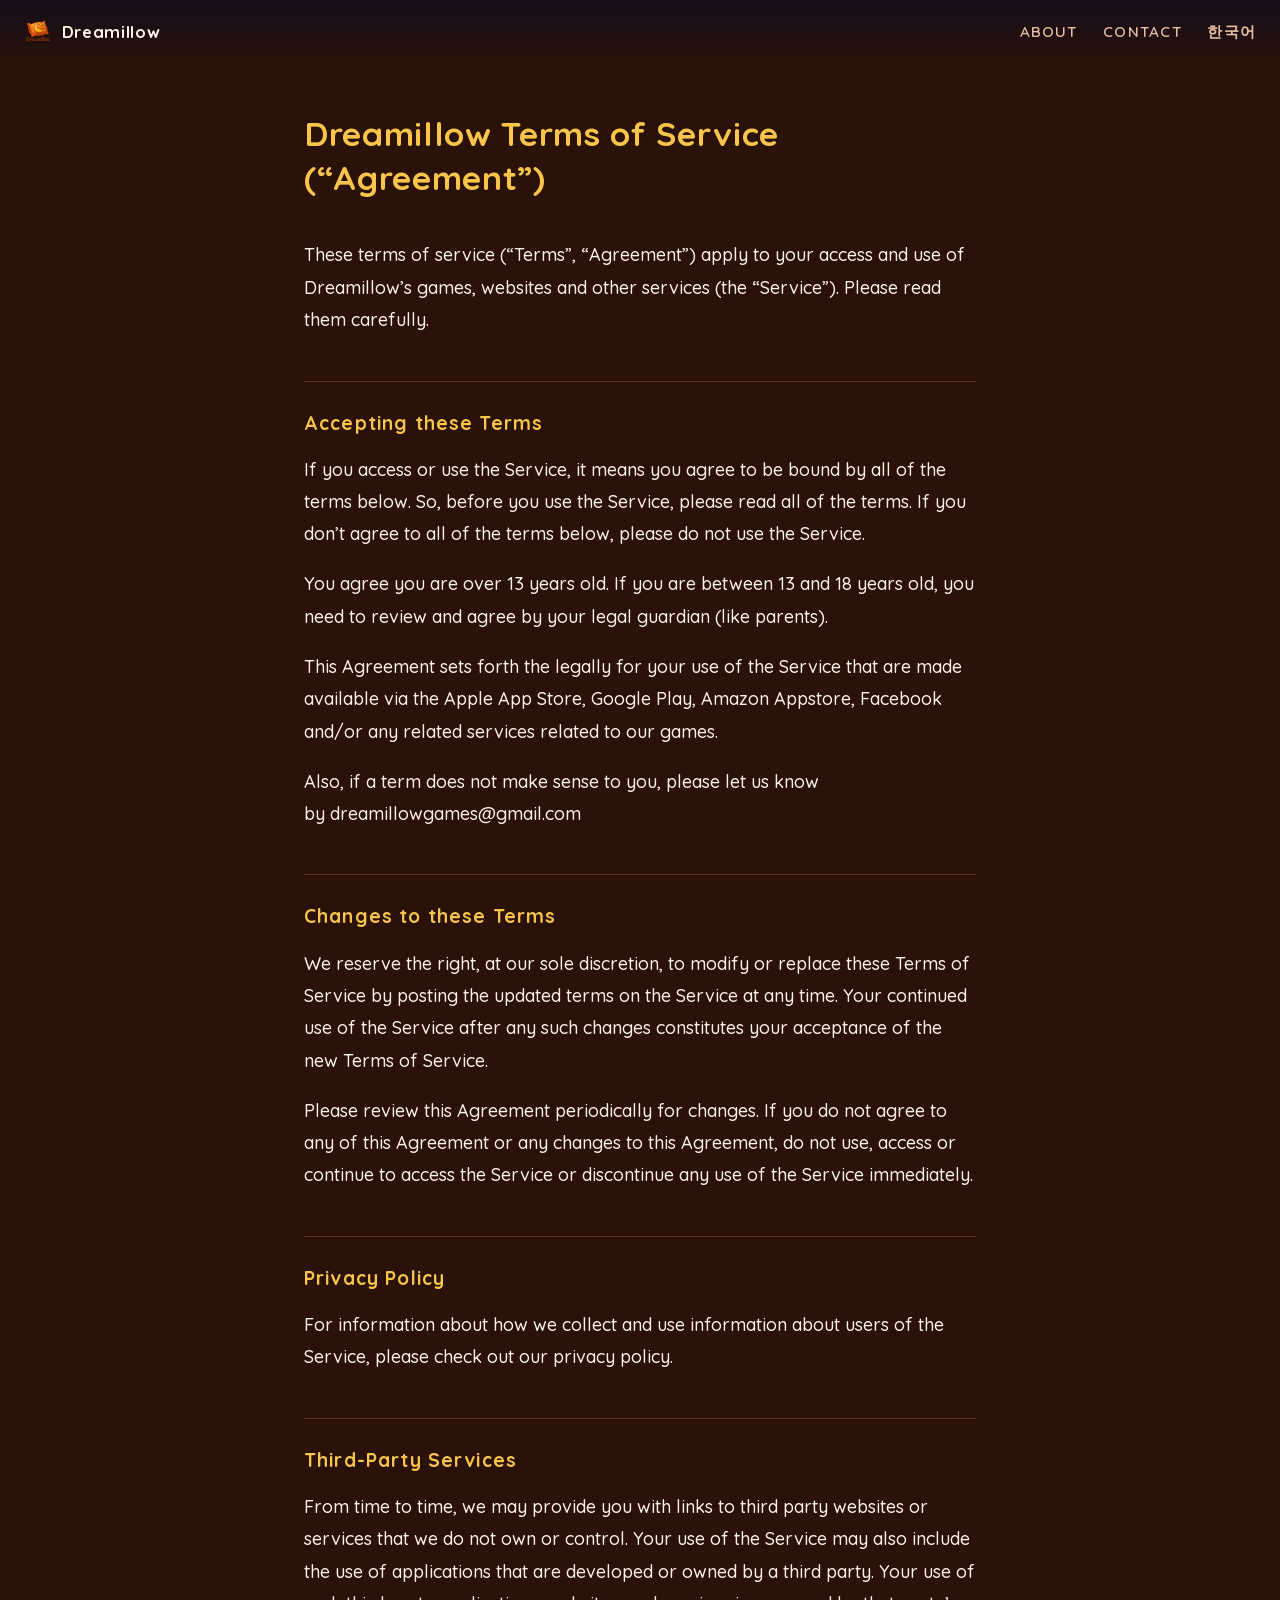
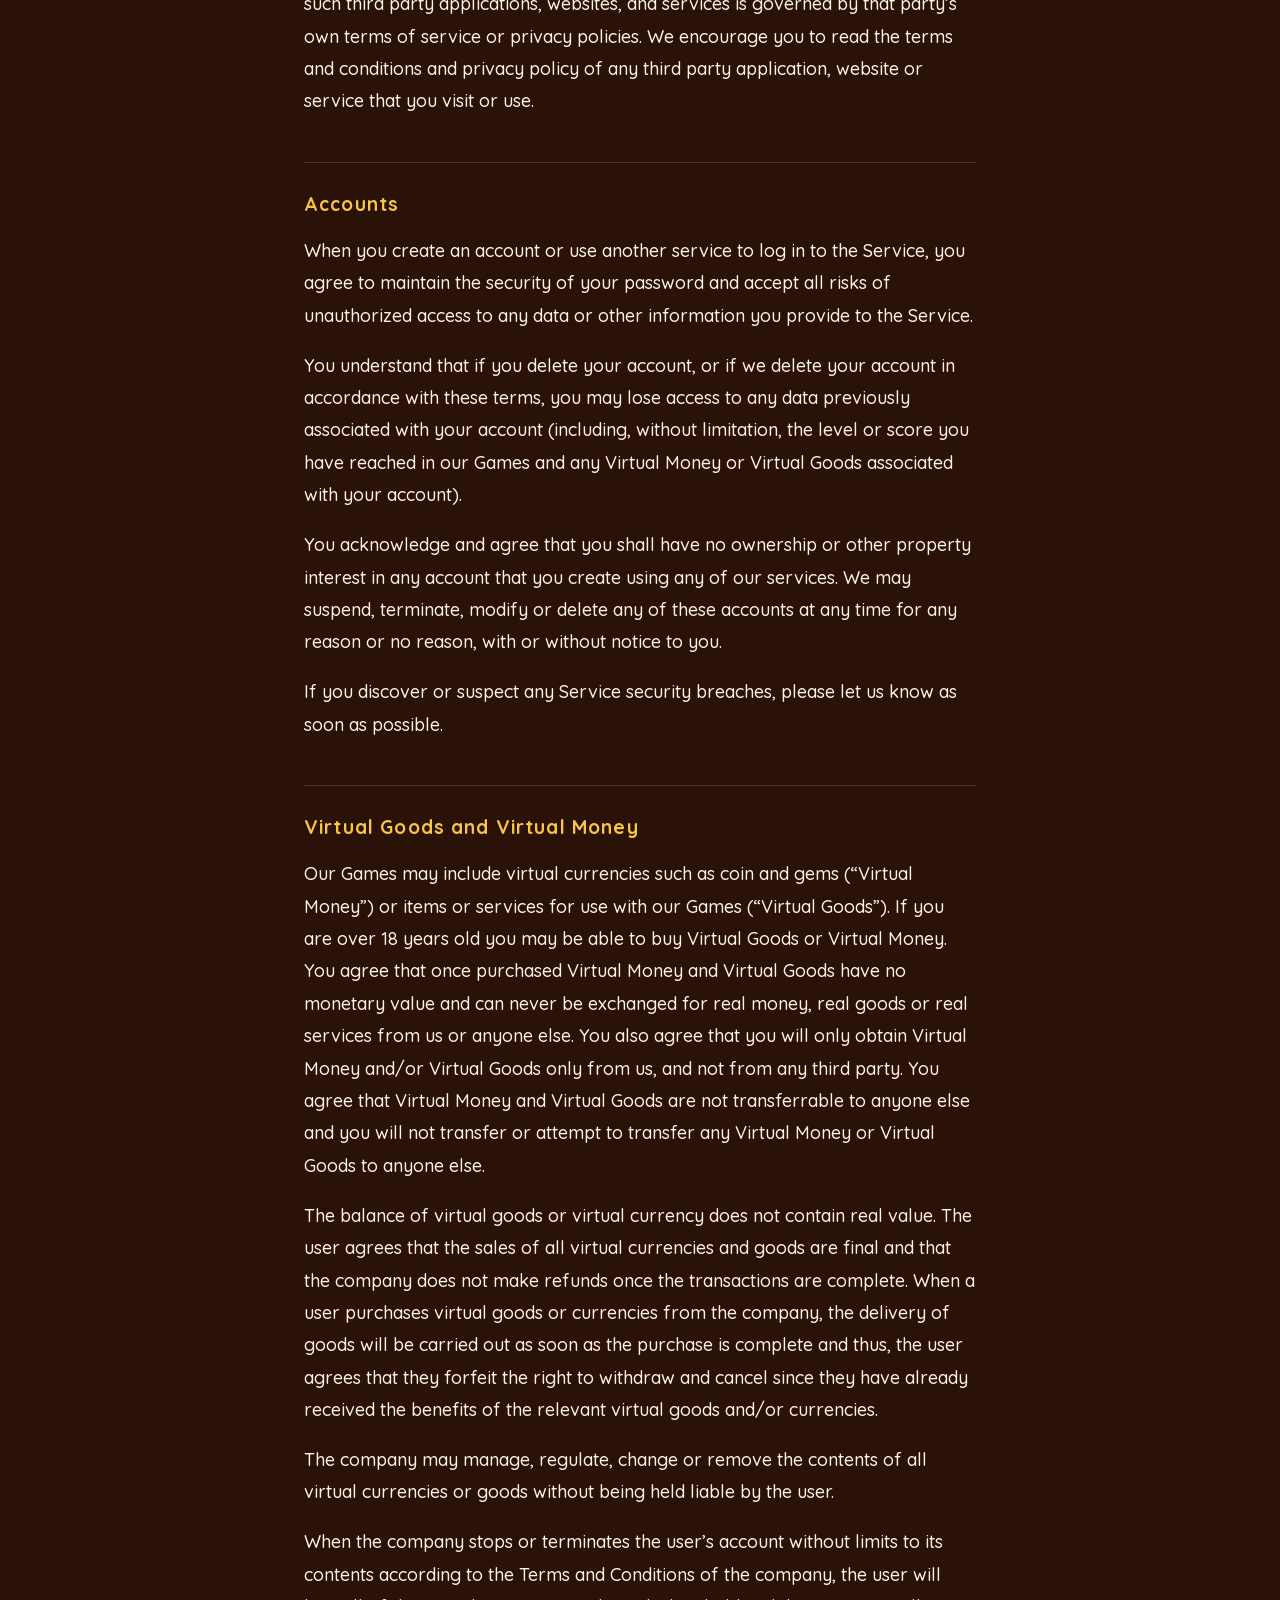
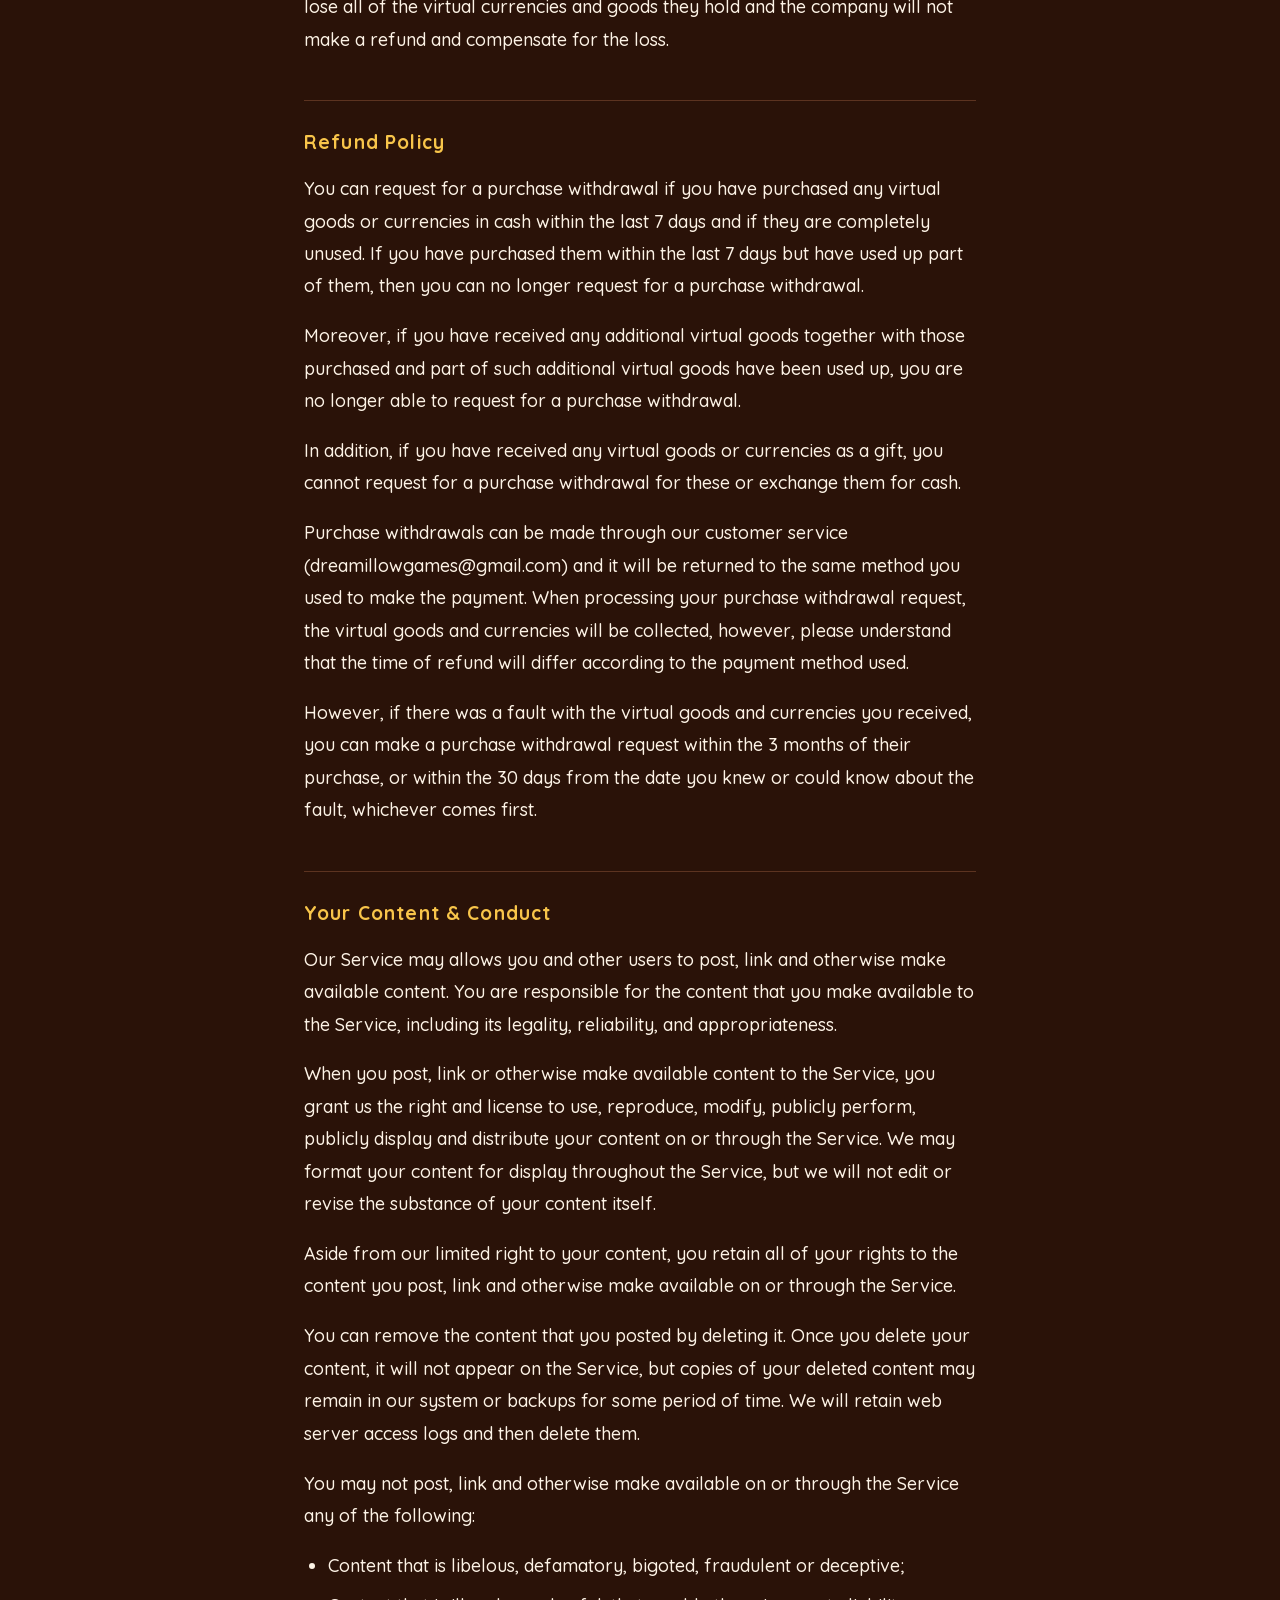
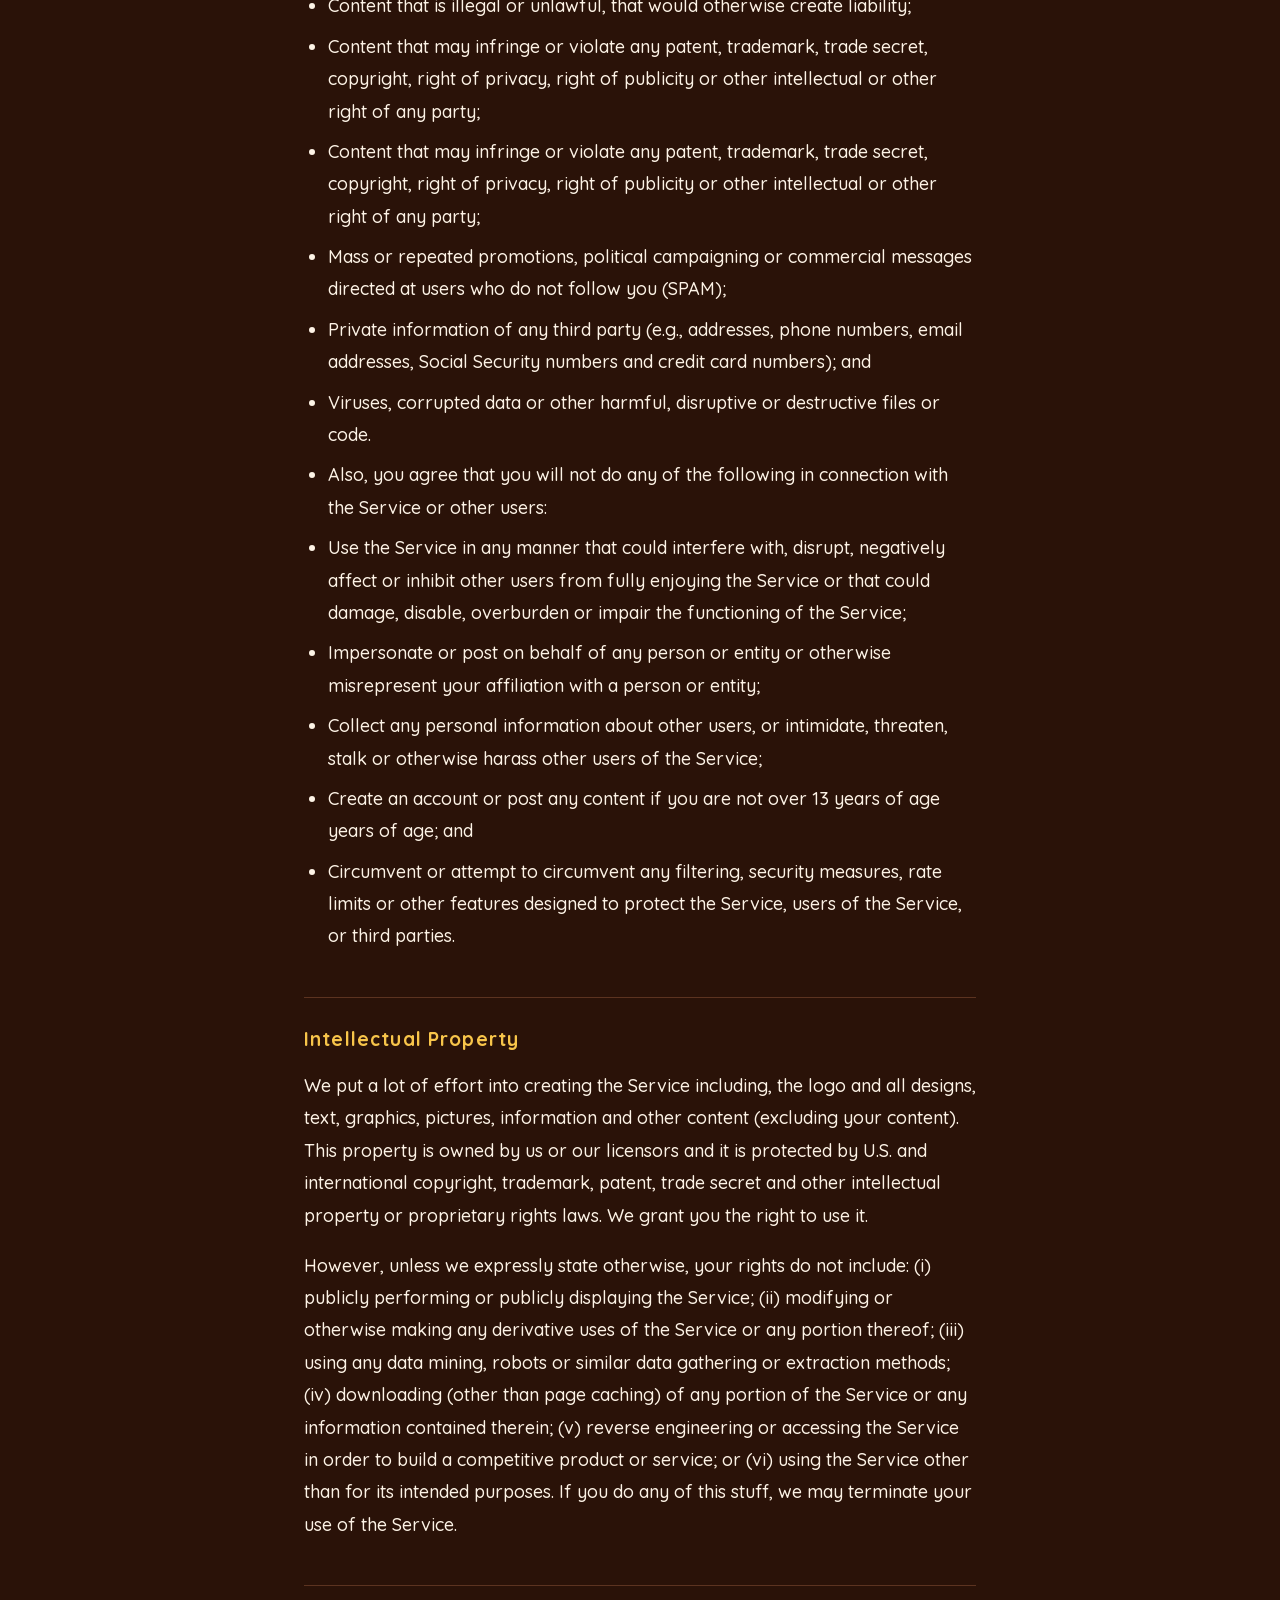
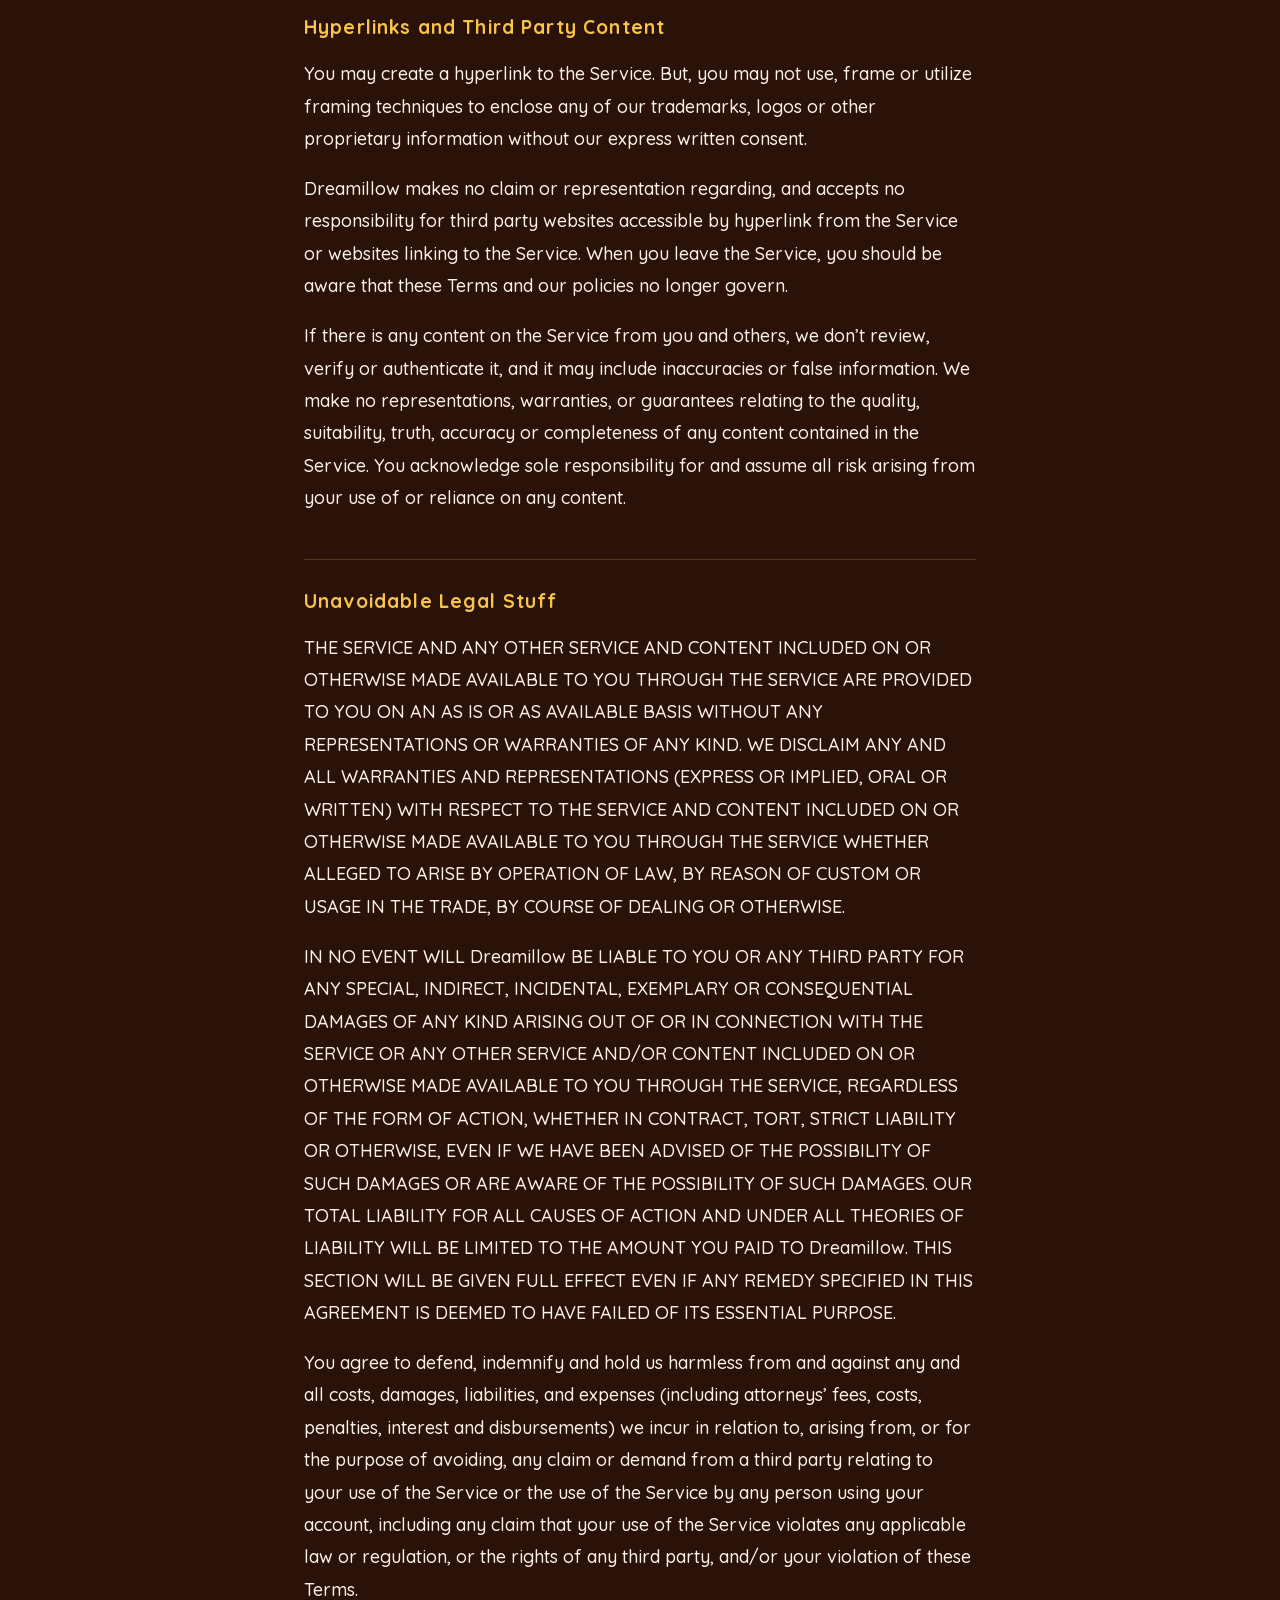
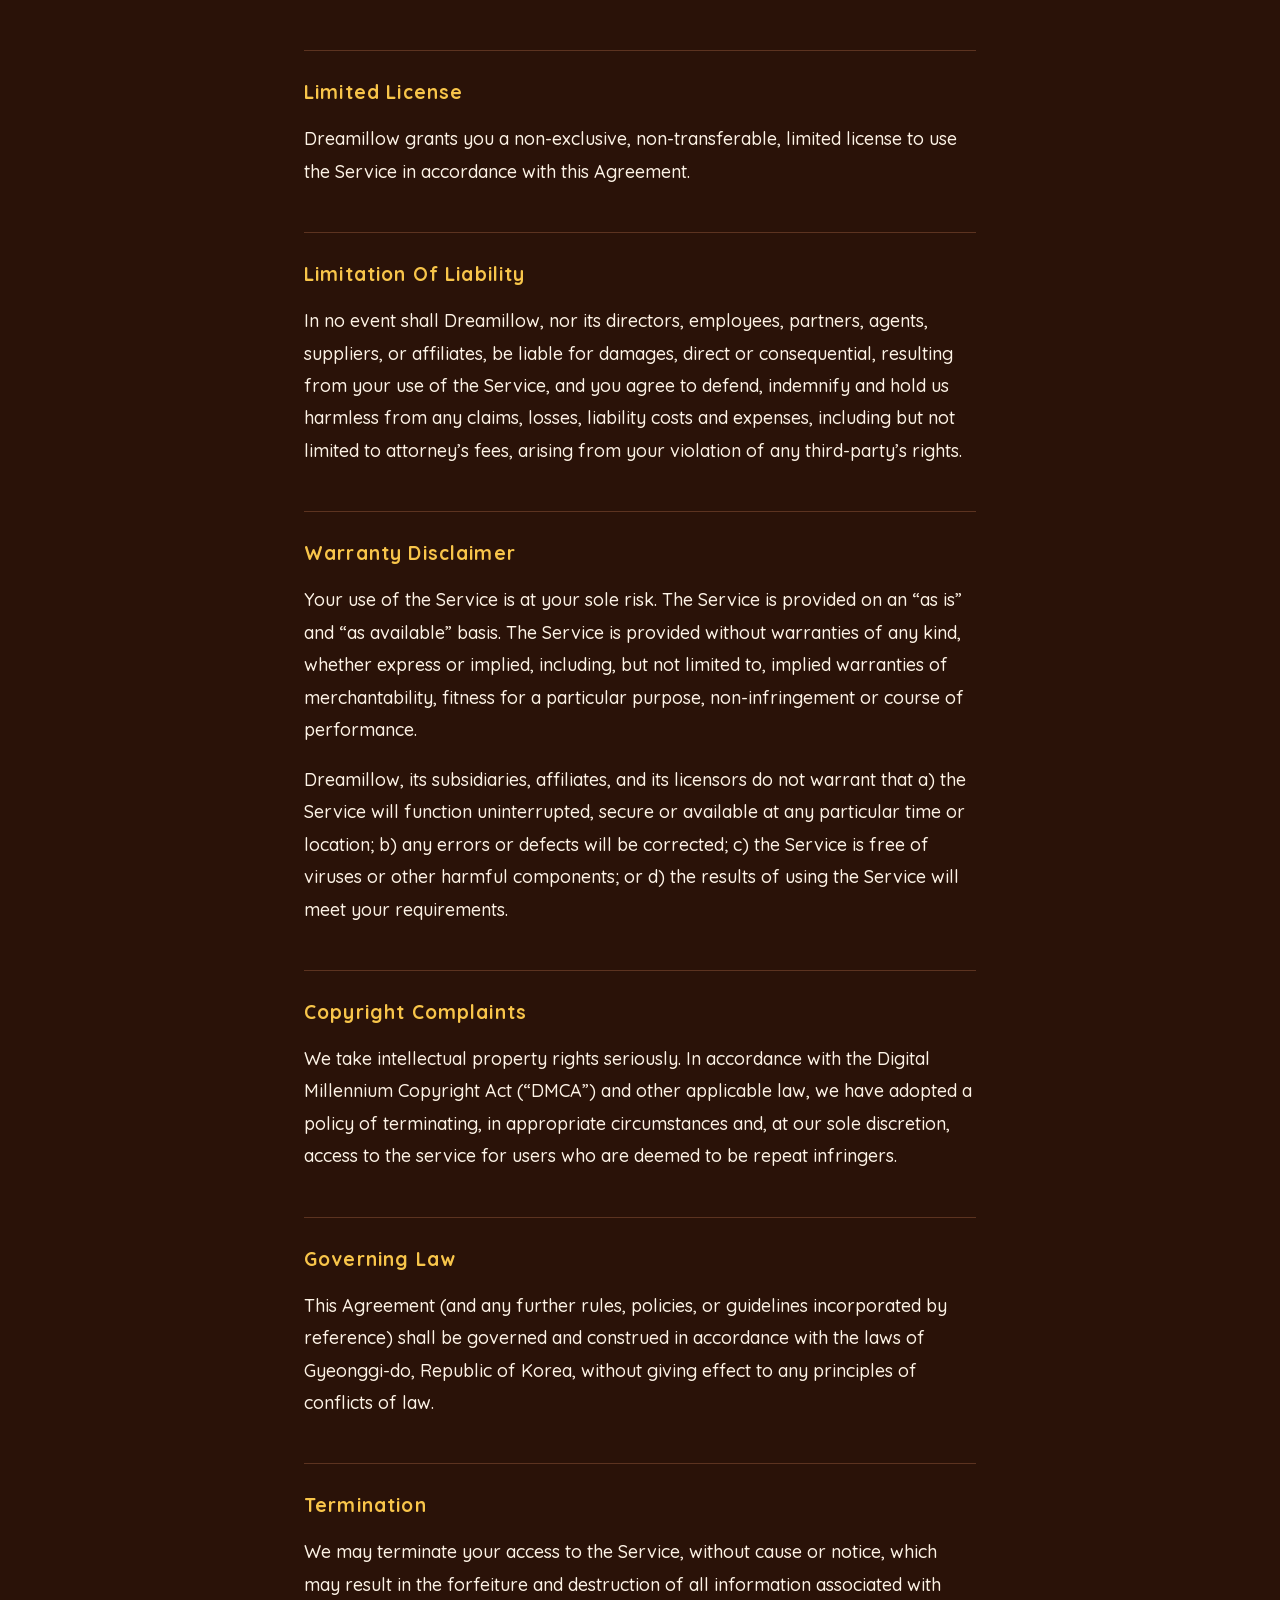
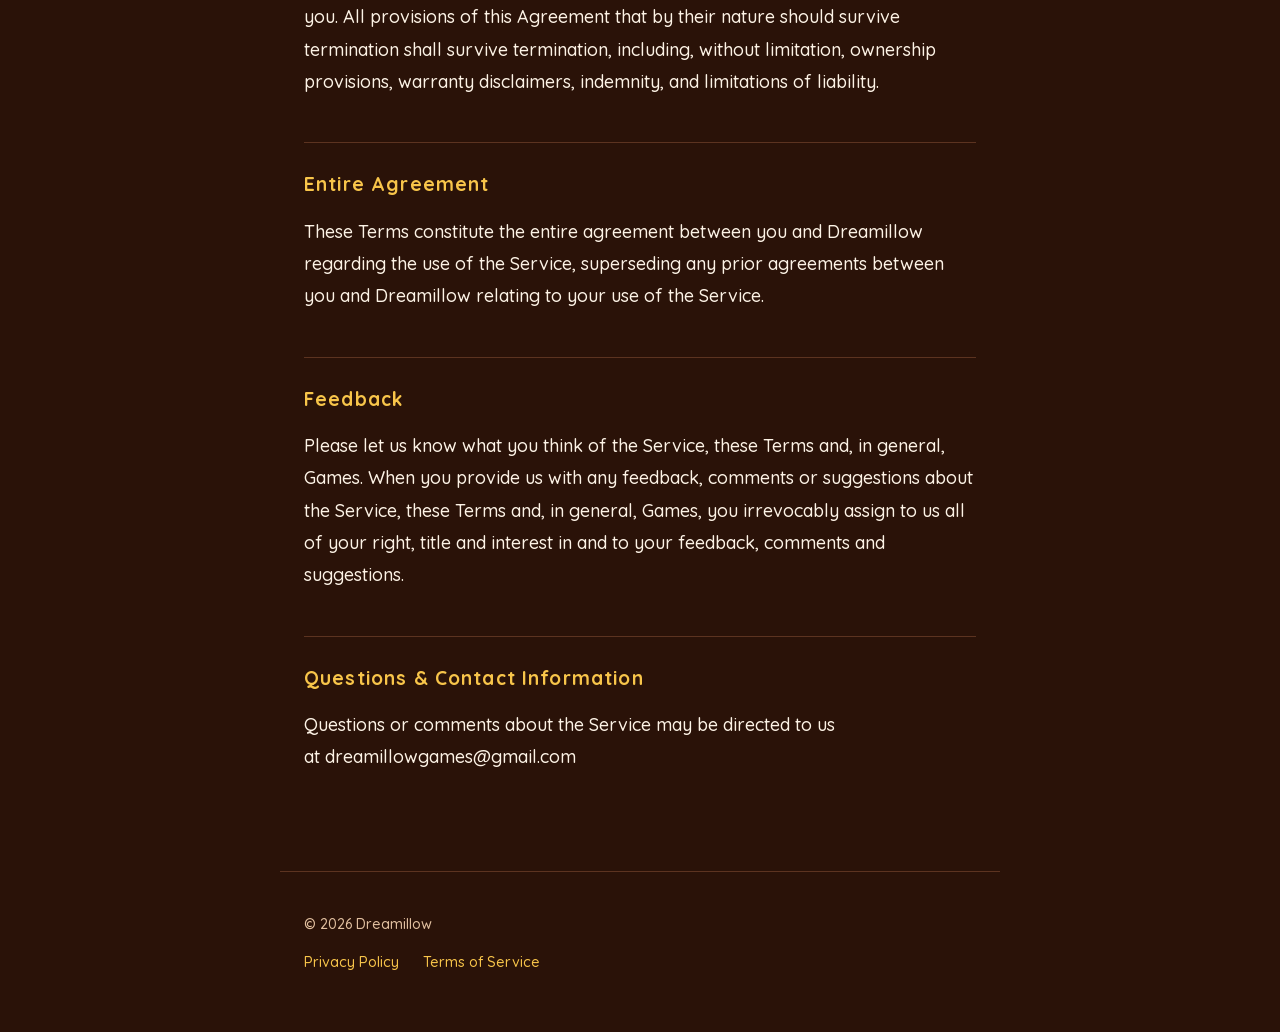
<file: terms.html>
<!DOCTYPE html>
<html lang="en">
<head>
<meta charset="utf-8">
<meta name="viewport" content="width=device-width, initial-scale=1">
<title>Terms of Service &mdash; Dreamillow</title>
<meta name="theme-color" content="#140d1e">
<link rel="icon" href="/assets/icon.png" type="image/png">
<link rel="apple-touch-icon" href="/assets/dreamillow.png">
<link rel="preload" href="/assets/fonts/quicksand-latin.woff2" as="font" type="font/woff2" crossorigin>
<link rel="stylesheet" href="/assets/style.css">
<link rel="alternate" hreflang="en" href="https://dreamillow.github.io/terms.html">
<link rel="alternate" hreflang="ko" href="https://dreamillow.github.io/ko/terms.html">
<link rel="alternate" hreflang="x-default" href="https://dreamillow.github.io/terms.html">
</head>
<body>

<header class="nav">
  <a class="wordmark" href="/index.html">
    <img src="/assets/icon.png" alt="" width="28" height="28">
    <span>Dreamillow</span>
  </a>
  <nav aria-label="Main">
    <a href="/index.html#about">About</a>
    <a href="/index.html#contact">Contact</a>
    <a href="/ko/terms.html" hreflang="ko" lang="ko">한국어</a>
  </nav>
</header>

<main class="prose">
<h1>Dreamillow Terms of Service (“Agreement”)</h1>
<p>These terms of service (“Terms”, “Agreement”) apply to your access and use of Dreamillow’s games, websites and other services (the “Service”). Please read them carefully.</p>
<h2>Accepting these Terms</h2>
<p>If you access or use the Service, it means you agree to be bound by all of the terms below. So, before you use the Service, please read all of the terms. If you don’t agree to all of the terms below, please do not use the Service.</p>
<p>You agree you are over 13 years old. If you are between 13 and 18 years old, you need to review and agree by your legal guardian (like parents).</p>
<p>This Agreement sets forth the legally for your use of the Service that are made available via the Apple App Store, Google Play, Amazon Appstore, Facebook and/or any related services related to our games.</p>
<p>Also, if a term does not make sense to you, please let us know by dreamillowgames@gmail.com</p>
<h2>Changes to these Terms</h2>
<p>We reserve the right, at our sole discretion, to modify or replace these Terms of Service by posting the updated terms on the Service at any time. Your continued use of the Service after any such changes constitutes your acceptance of the new Terms of Service.</p>
<p>Please review this Agreement periodically for changes. If you do not agree to any of this Agreement or any changes to this Agreement, do not use, access or continue to access the Service or discontinue any use of the Service immediately.</p>
<h2>Privacy Policy</h2>
<p>For information about how we collect and use information about users of the Service, please check out our privacy policy.</p>
<h2>Third-Party Services</h2>
<p>From time to time, we may provide you with links to third party websites or services that we do not own or control. Your use of the Service may also include the use of applications that are developed or owned by a third party. Your use of such third party applications, websites, and services is governed by that party’s own terms of service or privacy policies. We encourage you to read the terms and conditions and privacy policy of any third party application, website or service that you visit or use.</p>
<h2>Accounts</h2>
<p>When you create an account or use another service to log in to the Service, you agree to maintain the security of your password and accept all risks of unauthorized access to any data or other information you provide to the Service.</p>
<p>You understand that if you delete your account, or if we delete your account in accordance with these terms, you may lose access to any data previously associated with your account (including, without limitation, the level or score you have reached in our Games and any Virtual Money or Virtual Goods associated with your account).</p>
<p>You acknowledge and agree that you shall have no ownership or other property interest in any account that you create using any of our services. We may suspend, terminate, modify or delete any of these accounts at any time for any reason or no reason, with or without notice to you.</p>
<p>If you discover or suspect any Service security breaches, please let us know as soon as possible.</p>
<h2>Virtual Goods and Virtual Money</h2>
<p>Our Games may include virtual currencies such as coin and gems (“Virtual Money”) or items or services for use with our Games (“Virtual Goods”). If you are over 18 years old you may be able to buy Virtual Goods or Virtual Money. You agree that once purchased Virtual Money and Virtual Goods have no monetary value and can never be exchanged for real money, real goods or real services from us or anyone else. You also agree that you will only obtain Virtual Money and/or Virtual Goods only from us, and not from any third party. You agree that Virtual Money and Virtual Goods are not transferrable to anyone else and you will not transfer or attempt to transfer any Virtual Money or Virtual Goods to anyone else.</p>
<p>The balance of virtual goods or virtual currency does not contain real value. The user agrees that the sales of all virtual currencies and goods are final and that the company does not make refunds once the transactions are complete. When a user purchases virtual goods or currencies from the company, the delivery of goods will be carried out as soon as the purchase is complete and thus, the user agrees that they forfeit the right to withdraw and cancel since they have already received the benefits of the relevant virtual goods and/or currencies.</p>
<p>The company may manage, regulate, change or remove the contents of all virtual currencies or goods without being held liable by the user.</p>
<p>When the company stops or terminates the user’s account without limits to its contents according to the Terms and Conditions of the company, the user will lose all of the virtual currencies and goods they hold and the company will not make a refund and compensate for the loss.</p>
<h2>Refund Policy</h2>
<p>You can request for a purchase withdrawal if you have purchased any virtual goods or currencies in cash within the last 7 days and if they are completely unused. If you have purchased them within the last 7 days but have used up part of them, then you can no longer request for a purchase withdrawal.</p>
<p>Moreover, if you have received any additional virtual goods together with those purchased and part of such additional virtual goods have been used up, you are no longer able to request for a purchase withdrawal.</p>
<p>In addition, if you have received any virtual goods or currencies as a gift, you cannot request for a purchase withdrawal for these or exchange them for cash.</p>
<p>Purchase withdrawals can be made through our customer service (dreamillowgames@gmail.com) and it will be returned to the same method you used to make the payment. When processing your purchase withdrawal request, the virtual goods and currencies will be collected, however, please understand that the time of refund will differ according to the payment method used.</p>
<p>However, if there was a fault with the virtual goods and currencies you received, you can make a purchase withdrawal request within the 3 months of their purchase, or within the 30 days from the date you knew or could know about the fault, whichever comes first.</p>
<h2>Your Content &amp; Conduct</h2>
<p>Our Service may allows you and other users to post, link and otherwise make available content. You are responsible for the content that you make available to the Service, including its legality, reliability, and appropriateness.</p>
<p>When you post, link or otherwise make available content to the Service, you grant us the right and license to use, reproduce, modify, publicly perform, publicly display and distribute your content on or through the Service. We may format your content for display throughout the Service, but we will not edit or revise the substance of your content itself.</p>
<p>Aside from our limited right to your content, you retain all of your rights to the content you post, link and otherwise make available on or through the Service.</p>
<p>You can remove the content that you posted by deleting it. Once you delete your content, it will not appear on the Service, but copies of your deleted content may remain in our system or backups for some period of time. We will retain web server access logs and then delete them.</p>
<p>You may not post, link and otherwise make available on or through the Service any of the following:</p>
<ul>
  <li>Content that is libelous, defamatory, bigoted, fraudulent or deceptive;</li>
  <li>Content that is illegal or unlawful, that would otherwise create liability;</li>
  <li>Content that may infringe or violate any patent, trademark, trade secret, copyright, right of privacy, right of publicity or other intellectual or other right of any party;</li>
  <li>Content that may infringe or violate any patent, trademark, trade secret, copyright, right of privacy, right of publicity or other intellectual or other right of any party;</li>
  <li>Mass or repeated promotions, political campaigning or commercial messages directed at users who do not follow you (SPAM);</li>
  <li>Private information of any third party (e.g., addresses, phone numbers, email addresses, Social Security numbers and credit card numbers); and</li>
  <li>Viruses, corrupted data or other harmful, disruptive or destructive files or code.</li>
  <li>Also, you agree that you will not do any of the following in connection with the Service or other users:</li>
  <li>Use the Service in any manner that could interfere with, disrupt, negatively affect or inhibit other users from fully enjoying the Service or that could damage, disable, overburden or impair the functioning of the Service;</li>
  <li>Impersonate or post on behalf of any person or entity or otherwise misrepresent your affiliation with a person or entity;</li>
  <li>Collect any personal information about other users, or intimidate, threaten, stalk or otherwise harass other users of the Service;</li>
  <li>Create an account or post any content if you are not over 13 years of age years of age; and</li>
  <li>Circumvent or attempt to circumvent any filtering, security measures, rate limits or other features designed to protect the Service, users of the Service, or third parties.</li>
</ul>
<h2>Intellectual Property</h2>
<p>We put a lot of effort into creating the Service including, the logo and all designs, text, graphics, pictures, information and other content (excluding your content). This property is owned by us or our licensors and it is protected by U.S. and international copyright, trademark, patent, trade secret and other intellectual property or proprietary rights laws. We grant you the right to use it.</p>
<p>However, unless we expressly state otherwise, your rights do not include: (i) publicly performing or publicly displaying the Service; (ii) modifying or otherwise making any derivative uses of the Service or any portion thereof; (iii) using any data mining, robots or similar data gathering or extraction methods; (iv) downloading (other than page caching) of any portion of the Service or any information contained therein; (v) reverse engineering or accessing the Service in order to build a competitive product or service; or (vi) using the Service other than for its intended purposes. If you do any of this stuff, we may terminate your use of the Service.</p>
<h2>Hyperlinks and Third Party Content</h2>
<p>You may create a hyperlink to the Service. But, you may not use, frame or utilize framing techniques to enclose any of our trademarks, logos or other proprietary information without our express written consent.</p>
<p>Dreamillow makes no claim or representation regarding, and accepts no responsibility for third party websites accessible by hyperlink from the Service or websites linking to the Service. When you leave the Service, you should be aware that these Terms and our policies no longer govern.</p>
<p>If there is any content on the Service from you and others, we don’t review, verify or authenticate it, and it may include inaccuracies or false information. We make no representations, warranties, or guarantees relating to the quality, suitability, truth, accuracy or completeness of any content contained in the Service. You acknowledge sole responsibility for and assume all risk arising from your use of or reliance on any content.</p>
<h2>Unavoidable Legal Stuff</h2>
<p>THE SERVICE AND ANY OTHER SERVICE AND CONTENT INCLUDED ON OR OTHERWISE MADE AVAILABLE TO YOU THROUGH THE SERVICE ARE PROVIDED TO YOU ON AN AS IS OR AS AVAILABLE BASIS WITHOUT ANY REPRESENTATIONS OR WARRANTIES OF ANY KIND. WE DISCLAIM ANY AND ALL WARRANTIES AND REPRESENTATIONS (EXPRESS OR IMPLIED, ORAL OR WRITTEN) WITH RESPECT TO THE SERVICE AND CONTENT INCLUDED ON OR OTHERWISE MADE AVAILABLE TO YOU THROUGH THE SERVICE WHETHER ALLEGED TO ARISE BY OPERATION OF LAW, BY REASON OF CUSTOM OR USAGE IN THE TRADE, BY COURSE OF DEALING OR OTHERWISE.</p>
<p>IN NO EVENT WILL Dreamillow BE LIABLE TO YOU OR ANY THIRD PARTY FOR ANY SPECIAL, INDIRECT, INCIDENTAL, EXEMPLARY OR CONSEQUENTIAL DAMAGES OF ANY KIND ARISING OUT OF OR IN CONNECTION WITH THE SERVICE OR ANY OTHER SERVICE AND/OR CONTENT INCLUDED ON OR OTHERWISE MADE AVAILABLE TO YOU THROUGH THE SERVICE, REGARDLESS OF THE FORM OF ACTION, WHETHER IN CONTRACT, TORT, STRICT LIABILITY OR OTHERWISE, EVEN IF WE HAVE BEEN ADVISED OF THE POSSIBILITY OF SUCH DAMAGES OR ARE AWARE OF THE POSSIBILITY OF SUCH DAMAGES. OUR TOTAL LIABILITY FOR ALL CAUSES OF ACTION AND UNDER ALL THEORIES OF LIABILITY WILL BE LIMITED TO THE AMOUNT YOU PAID TO Dreamillow. THIS SECTION WILL BE GIVEN FULL EFFECT EVEN IF ANY REMEDY SPECIFIED IN THIS AGREEMENT IS DEEMED TO HAVE FAILED OF ITS ESSENTIAL PURPOSE.</p>
<p>You agree to defend, indemnify and hold us harmless from and against any and all costs, damages, liabilities, and expenses (including attorneys’ fees, costs, penalties, interest and disbursements) we incur in relation to, arising from, or for the purpose of avoiding, any claim or demand from a third party relating to your use of the Service or the use of the Service by any person using your account, including any claim that your use of the Service violates any applicable law or regulation, or the rights of any third party, and/or your violation of these Terms.</p>
<h2>Limited License</h2>
<p>Dreamillow grants you a non-exclusive, non-transferable, limited license to use the Service in accordance with this Agreement.</p>
<h2>Limitation Of Liability</h2>
<p>In no event shall Dreamillow, nor its directors, employees, partners, agents, suppliers, or affiliates, be liable for damages, direct or consequential, resulting from your use of the Service, and you agree to defend, indemnify and hold us harmless from any claims, losses, liability costs and expenses, including but not limited to attorney’s fees, arising from your violation of any third-party’s rights.</p>
<h2>Warranty Disclaimer</h2>
<p>Your use of the Service is at your sole risk. The Service is provided on an “as is” and “as available” basis. The Service is provided without warranties of any kind, whether express or implied, including, but not limited to, implied warranties of merchantability, fitness for a particular purpose, non-infringement or course of performance.</p>
<p>Dreamillow, its subsidiaries, affiliates, and its licensors do not warrant that a) the Service will function uninterrupted, secure or available at any particular time or location; b) any errors or defects will be corrected; c) the Service is free of viruses or other harmful components; or d) the results of using the Service will meet your requirements.</p>
<h2>Copyright Complaints</h2>
<p>We take intellectual property rights seriously. In accordance with the Digital Millennium Copyright Act (“DMCA”) and other applicable law, we have adopted a policy of terminating, in appropriate circumstances and, at our sole discretion, access to the service for users who are deemed to be repeat infringers.</p>
<h2>Governing Law</h2>
<p>This Agreement (and any further rules, policies, or guidelines incorporated by reference) shall be governed and construed in accordance with the laws of Gyeonggi-do, Republic of Korea, without giving effect to any principles of conflicts of law.</p>
<h2>Termination</h2>
<p>We may terminate your access to the Service, without cause or notice, which may result in the forfeiture and destruction of all information associated with you. All provisions of this Agreement that by their nature should survive termination shall survive termination, including, without limitation, ownership provisions, warranty disclaimers, indemnity, and limitations of liability.</p>
<h2>Entire Agreement</h2>
<p>These Terms constitute the entire agreement between you and Dreamillow regarding the use of the Service, superseding any prior agreements between you and Dreamillow relating to your use of the Service.</p>
<h2>Feedback</h2>
<p>Please let us know what you think of the Service, these Terms and, in general, Games. When you provide us with any feedback, comments or suggestions about the Service, these Terms and, in general, Games, you irrevocably assign to us all of your right, title and interest in and to your feedback, comments and suggestions.</p>
<h2>Questions &amp; Contact Information</h2>
<p>Questions or comments about the Service may be directed to us at dreamillowgames@gmail.com</p>
</main>

<footer class="footer">
  <p>&copy; 2026 Dreamillow</p>
  <nav aria-label="Legal">
    <a href="/privacy.html">Privacy Policy</a>
    <a href="/terms.html">Terms of Service</a>
  </nav>
</footer>

</body>
</html>
</file>
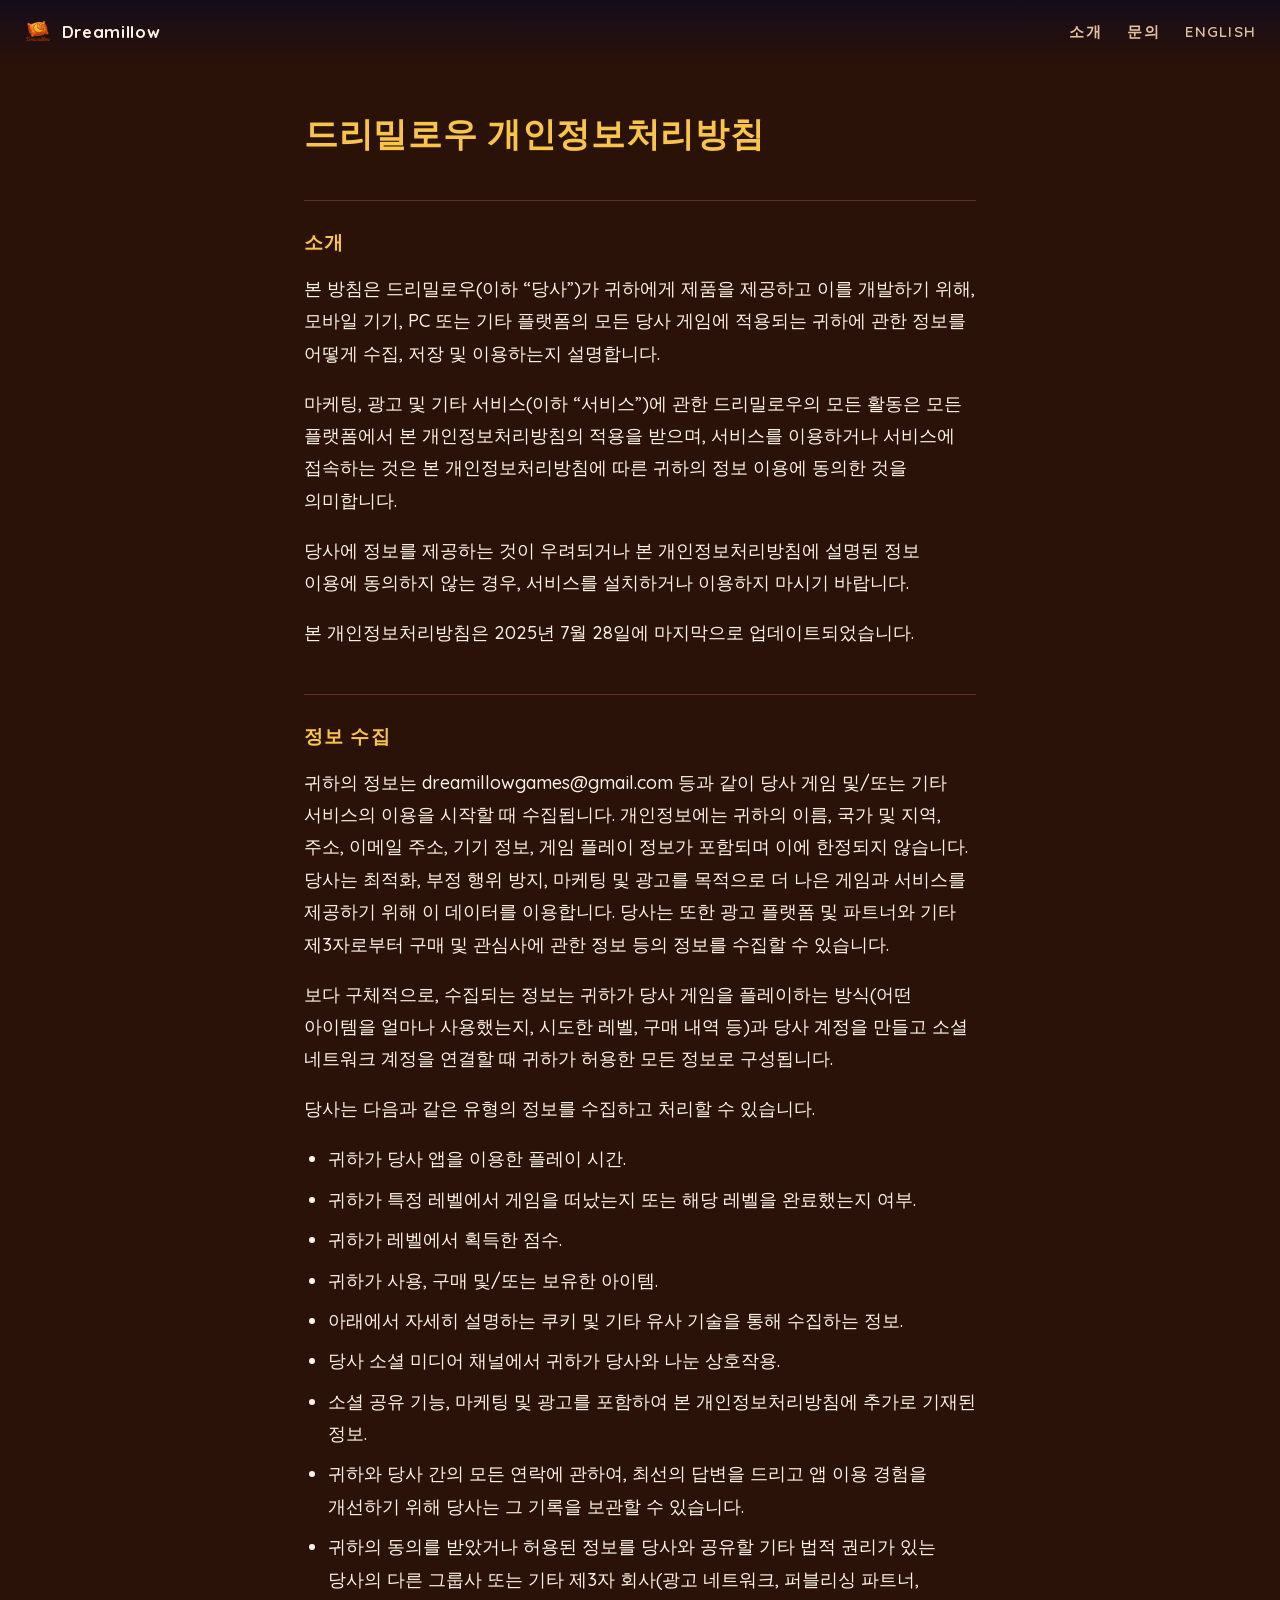
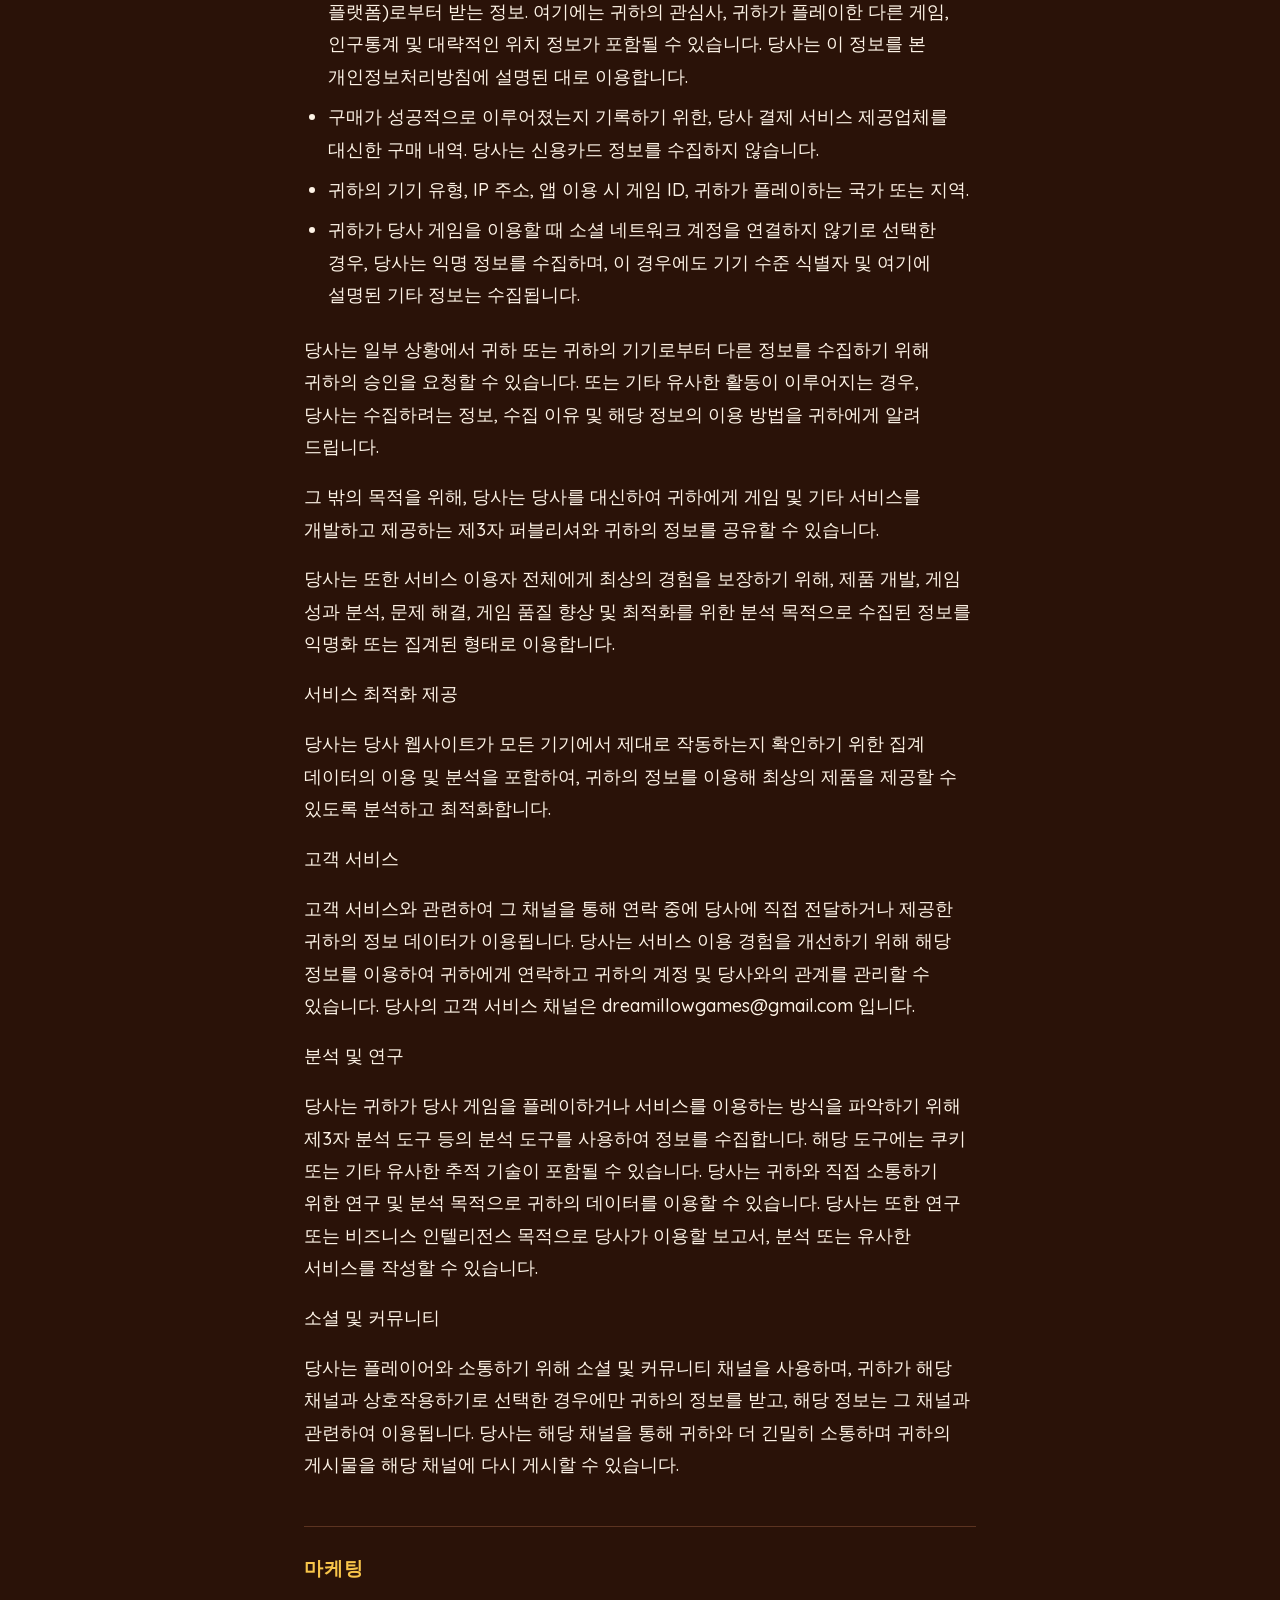
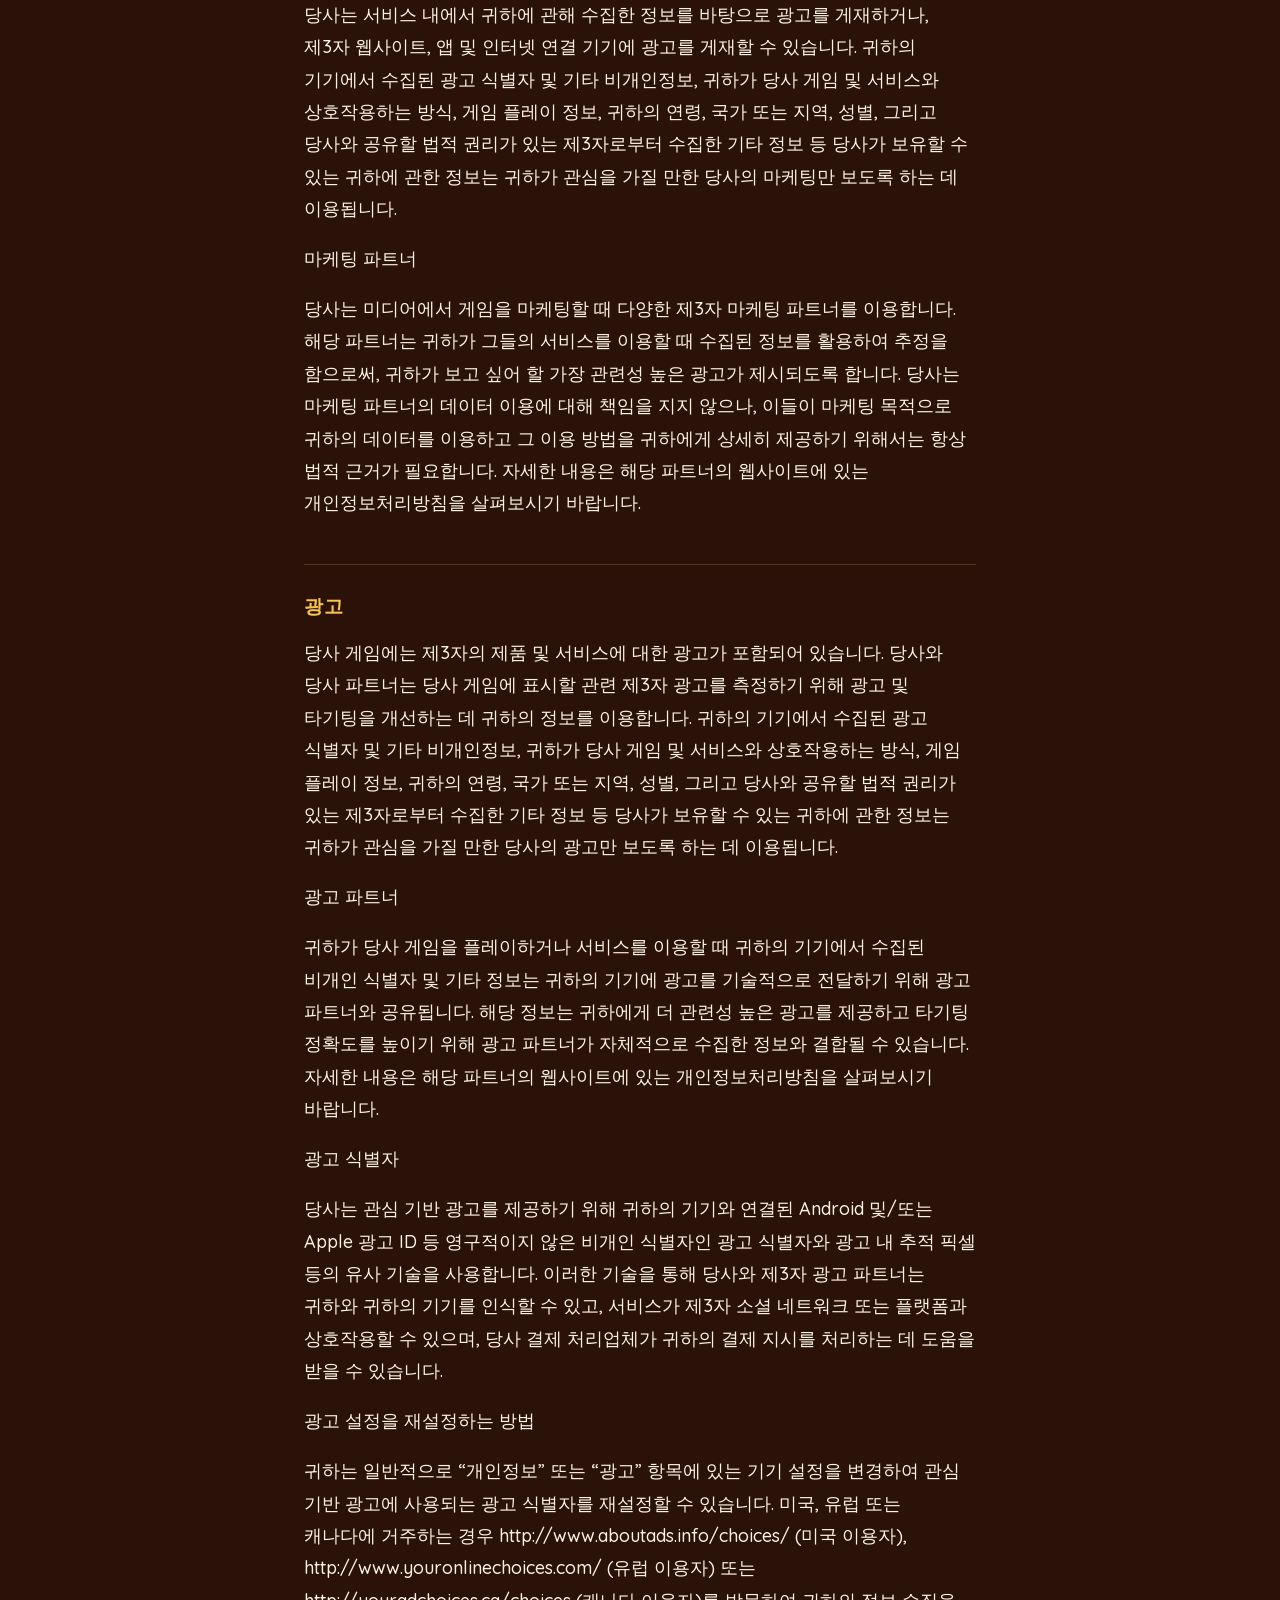
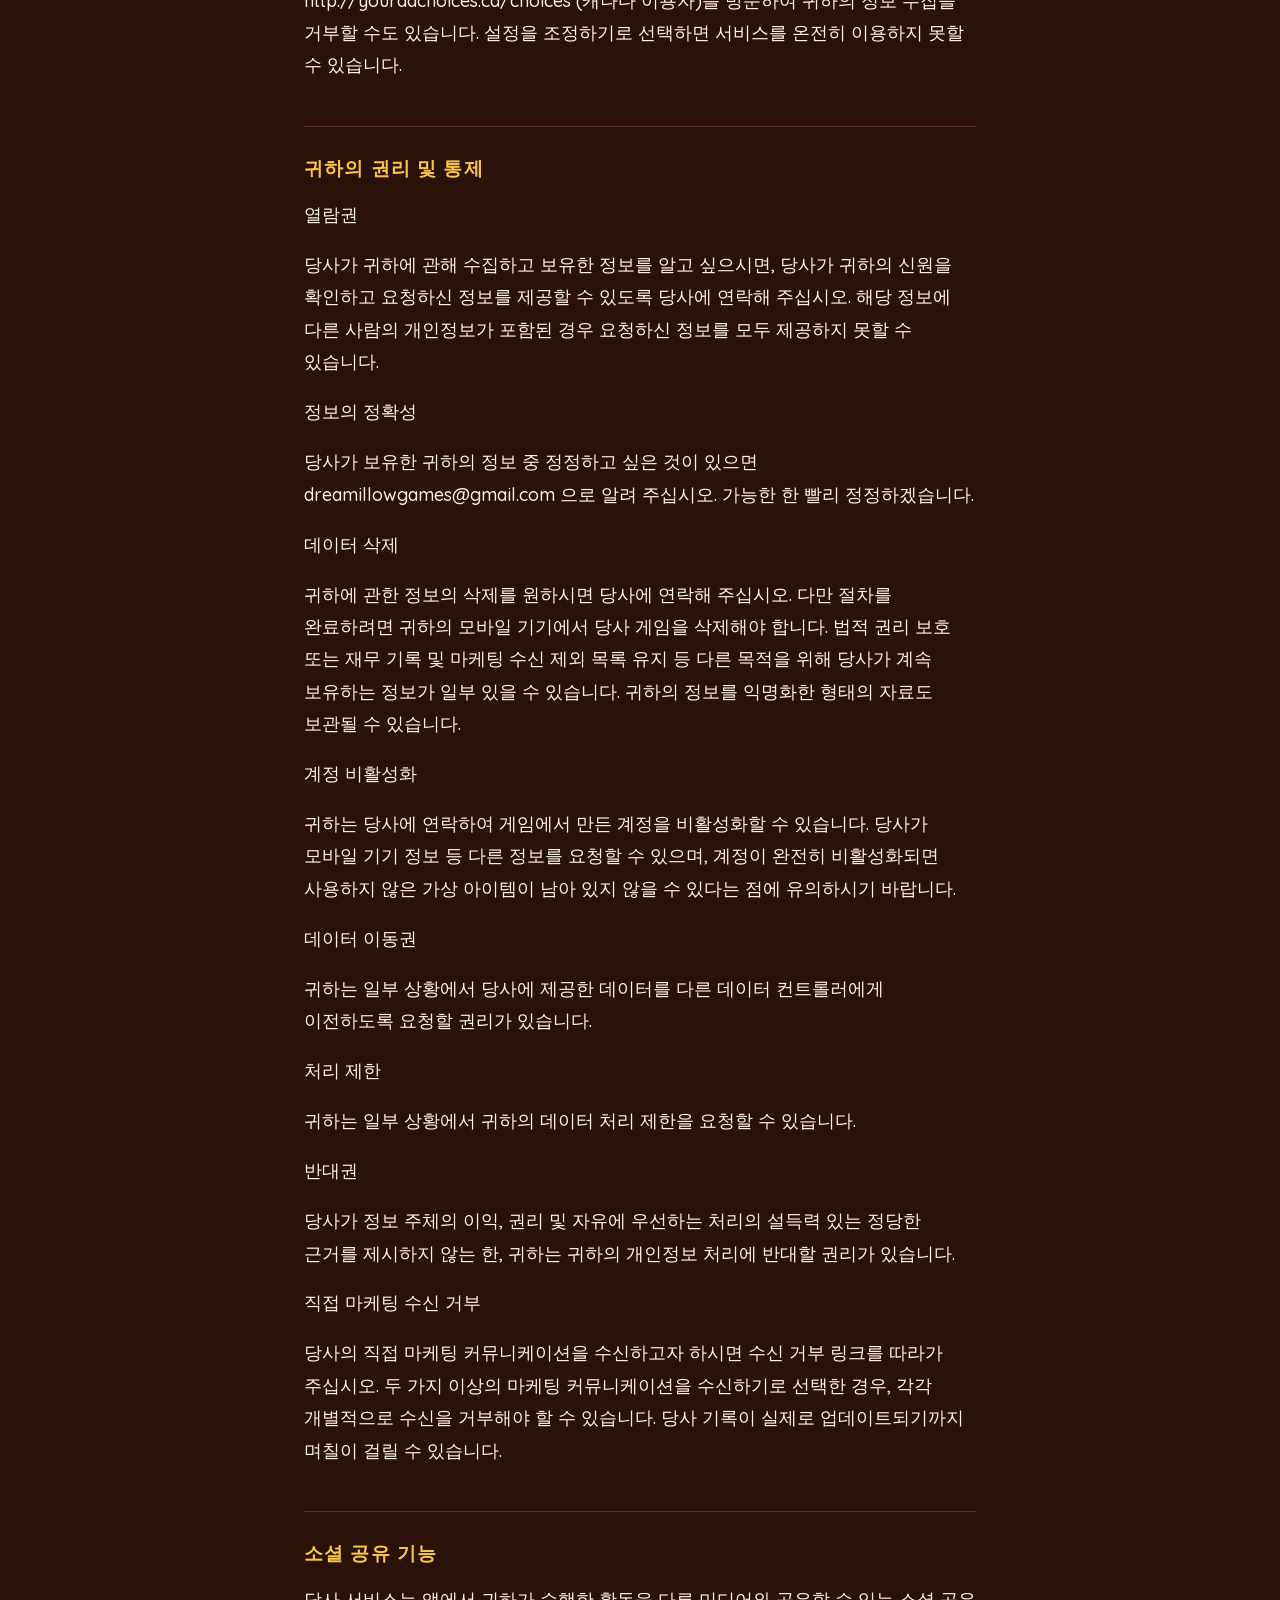
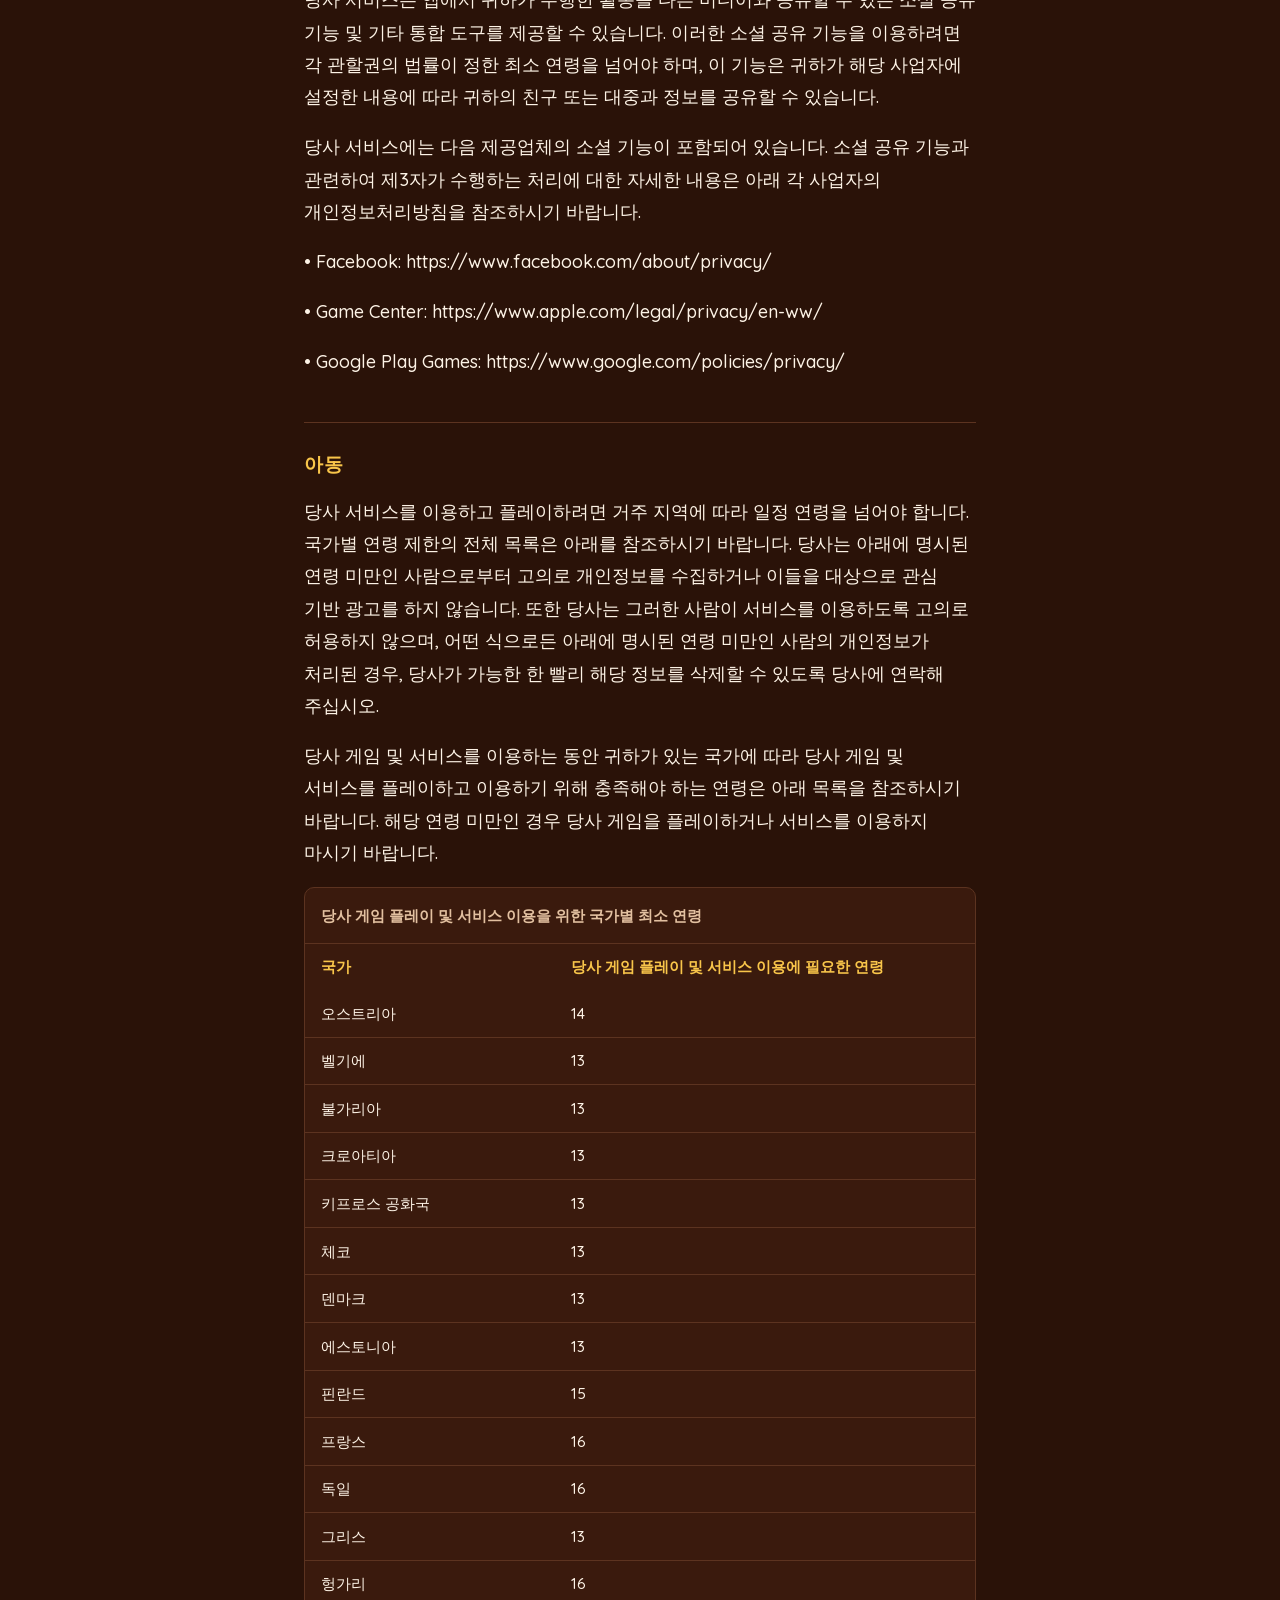
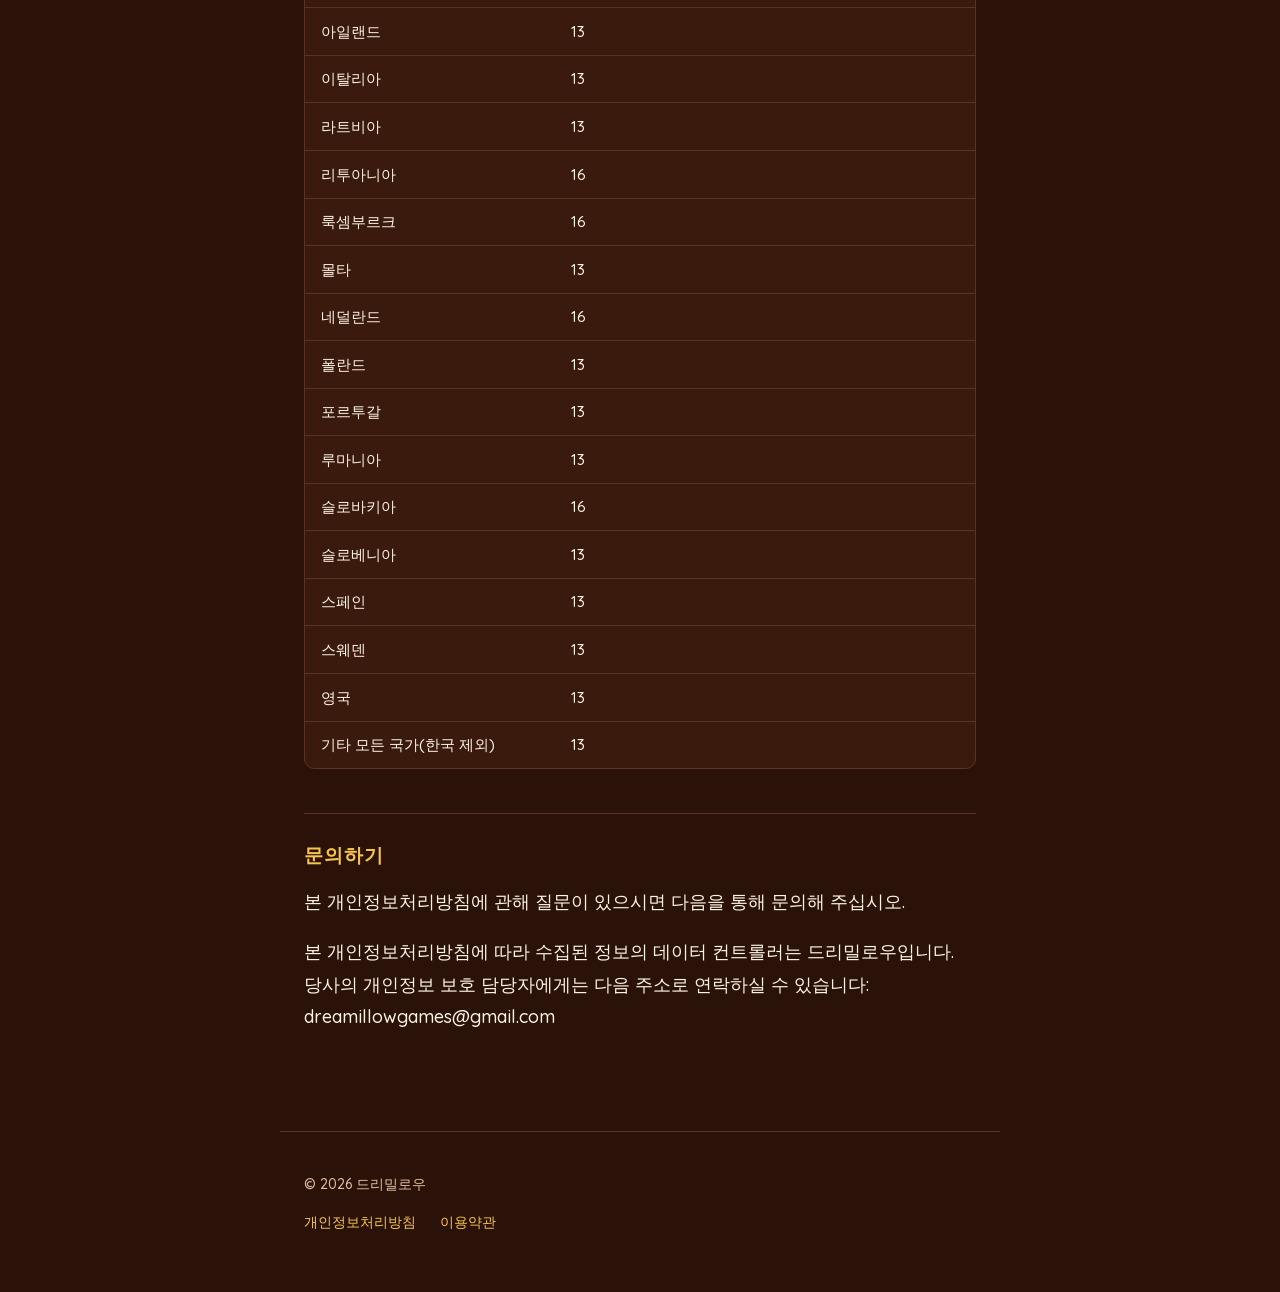
<file: ko/privacy.html>
<!DOCTYPE html>
<html lang="ko">
<head>
<meta charset="utf-8">
<meta name="viewport" content="width=device-width, initial-scale=1">
<title>개인정보처리방침 &mdash; Dreamillow</title>
<meta name="theme-color" content="#140d1e">
<link rel="icon" href="/assets/icon.png" type="image/png">
<link rel="apple-touch-icon" href="/assets/dreamillow.png">
<link rel="preload" href="/assets/fonts/quicksand-latin.woff2" as="font" type="font/woff2" crossorigin>
<link rel="stylesheet" href="/assets/style.css">
<link rel="alternate" hreflang="en" href="https://dreamillow.github.io/privacy.html">
<link rel="alternate" hreflang="ko" href="https://dreamillow.github.io/ko/privacy.html">
<link rel="alternate" hreflang="x-default" href="https://dreamillow.github.io/privacy.html">
</head>
<body>

<header class="nav">
  <a class="wordmark" href="/ko/index.html">
    <img src="/assets/icon.png" alt="" width="28" height="28">
    <span>Dreamillow</span>
  </a>
  <nav aria-label="주요 메뉴">
    <a href="/ko/index.html#about">소개</a>
    <a href="/ko/index.html#contact">문의</a>
    <a href="/privacy.html" hreflang="en" lang="en">English</a>
  </nav>
</header>

<main class="prose">
<h1>드리밀로우 개인정보처리방침</h1>
<h2>소개</h2>
<p>본 방침은 드리밀로우(이하 “당사”)가 귀하에게 제품을 제공하고 이를 개발하기 위해, 모바일 기기, PC 또는 기타 플랫폼의 모든 당사 게임에 적용되는 귀하에 관한 정보를 어떻게 수집, 저장 및 이용하는지 설명합니다.</p>
<p>마케팅, 광고 및 기타 서비스(이하 “서비스”)에 관한 드리밀로우의 모든 활동은 모든 플랫폼에서 본 개인정보처리방침의 적용을 받으며, 서비스를 이용하거나 서비스에 접속하는 것은 본 개인정보처리방침에 따른 귀하의 정보 이용에 동의한 것을 의미합니다.</p>
<p>당사에 정보를 제공하는 것이 우려되거나 본 개인정보처리방침에 설명된 정보 이용에 동의하지 않는 경우, 서비스를 설치하거나 이용하지 마시기 바랍니다.</p>
<p>본 개인정보처리방침은 2025년 7월 28일에 마지막으로 업데이트되었습니다.</p>
<h2>정보 수집</h2>
<p>귀하의 정보는 dreamillowgames@gmail.com 등과 같이 당사 게임 및/또는 기타 서비스의 이용을 시작할 때 수집됩니다. 개인정보에는 귀하의 이름, 국가 및 지역, 주소, 이메일 주소, 기기 정보, 게임 플레이 정보가 포함되며 이에 한정되지 않습니다. 당사는 최적화, 부정 행위 방지, 마케팅 및 광고를 목적으로 더 나은 게임과 서비스를 제공하기 위해 이 데이터를 이용합니다. 당사는 또한 광고 플랫폼 및 파트너와 기타 제3자로부터 구매 및 관심사에 관한 정보 등의 정보를 수집할 수 있습니다.</p>
<p>보다 구체적으로, 수집되는 정보는 귀하가 당사 게임을 플레이하는 방식(어떤 아이템을 얼마나 사용했는지, 시도한 레벨, 구매 내역 등)과 당사 계정을 만들고 소셜 네트워크 계정을 연결할 때 귀하가 허용한 모든 정보로 구성됩니다.</p>
<p>당사는 다음과 같은 유형의 정보를 수집하고 처리할 수 있습니다.</p>
<ul>
  <li>귀하가 당사 앱을 이용한 플레이 시간.</li>
  <li>귀하가 특정 레벨에서 게임을 떠났는지 또는 해당 레벨을 완료했는지 여부.</li>
  <li>귀하가 레벨에서 획득한 점수.</li>
  <li>귀하가 사용, 구매 및/또는 보유한 아이템.</li>
  <li>아래에서 자세히 설명하는 쿠키 및 기타 유사 기술을 통해 수집하는 정보.</li>
  <li>당사 소셜 미디어 채널에서 귀하가 당사와 나눈 상호작용.</li>
  <li>소셜 공유 기능, 마케팅 및 광고를 포함하여 본 개인정보처리방침에 추가로 기재된 정보.</li>
  <li>귀하와 당사 간의 모든 연락에 관하여, 최선의 답변을 드리고 앱 이용 경험을 개선하기 위해 당사는 그 기록을 보관할 수 있습니다.</li>
  <li>귀하의 동의를 받았거나 허용된 정보를 당사와 공유할 기타 법적 권리가 있는 당사의 다른 그룹사 또는 기타 제3자 회사(광고 네트워크, 퍼블리싱 파트너, 플랫폼)로부터 받는 정보. 여기에는 귀하의 관심사, 귀하가 플레이한 다른 게임, 인구통계 및 대략적인 위치 정보가 포함될 수 있습니다. 당사는 이 정보를 본 개인정보처리방침에 설명된 대로 이용합니다.</li>
  <li>구매가 성공적으로 이루어졌는지 기록하기 위한, 당사 결제 서비스 제공업체를 대신한 구매 내역. 당사는 신용카드 정보를 수집하지 않습니다.</li>
  <li>귀하의 기기 유형, IP 주소, 앱 이용 시 게임 ID, 귀하가 플레이하는 국가 또는 지역.</li>
  <li>귀하가 당사 게임을 이용할 때 소셜 네트워크 계정을 연결하지 않기로 선택한 경우, 당사는 익명 정보를 수집하며, 이 경우에도 기기 수준 식별자 및 여기에 설명된 기타 정보는 수집됩니다.</li>
</ul>
<p>당사는 일부 상황에서 귀하 또는 귀하의 기기로부터 다른 정보를 수집하기 위해 귀하의 승인을 요청할 수 있습니다. 또는 기타 유사한 활동이 이루어지는 경우, 당사는 수집하려는 정보, 수집 이유 및 해당 정보의 이용 방법을 귀하에게 알려 드립니다.</p>
<p>그 밖의 목적을 위해, 당사는 당사를 대신하여 귀하에게 게임 및 기타 서비스를 개발하고 제공하는 제3자 퍼블리셔와 귀하의 정보를 공유할 수 있습니다.</p>
<p>당사는 또한 서비스 이용자 전체에게 최상의 경험을 보장하기 위해, 제품 개발, 게임 성과 분석, 문제 해결, 게임 품질 향상 및 최적화를 위한 분석 목적으로 수집된 정보를 익명화 또는 집계된 형태로 이용합니다.</p>
<p>서비스 최적화 제공</p>
<p>당사는 당사 웹사이트가 모든 기기에서 제대로 작동하는지 확인하기 위한 집계 데이터의 이용 및 분석을 포함하여, 귀하의 정보를 이용해 최상의 제품을 제공할 수 있도록 분석하고 최적화합니다.</p>
<p>고객 서비스</p>
<p>고객 서비스와 관련하여 그 채널을 통해 연락 중에 당사에 직접 전달하거나 제공한 귀하의 정보 데이터가 이용됩니다. 당사는 서비스 이용 경험을 개선하기 위해 해당 정보를 이용하여 귀하에게 연락하고 귀하의 계정 및 당사와의 관계를 관리할 수 있습니다. 당사의 고객 서비스 채널은 dreamillowgames@gmail.com 입니다.</p>
<p>분석 및 연구</p>
<p>당사는 귀하가 당사 게임을 플레이하거나 서비스를 이용하는 방식을 파악하기 위해 제3자 분석 도구 등의 분석 도구를 사용하여 정보를 수집합니다. 해당 도구에는 쿠키 또는 기타 유사한 추적 기술이 포함될 수 있습니다. 당사는 귀하와 직접 소통하기 위한 연구 및 분석 목적으로 귀하의 데이터를 이용할 수 있습니다. 당사는 또한 연구 또는 비즈니스 인텔리전스 목적으로 당사가 이용할 보고서, 분석 또는 유사한 서비스를 작성할 수 있습니다.</p>
<p>소셜 및 커뮤니티</p>
<p>당사는 플레이어와 소통하기 위해 소셜 및 커뮤니티 채널을 사용하며, 귀하가 해당 채널과 상호작용하기로 선택한 경우에만 귀하의 정보를 받고, 해당 정보는 그 채널과 관련하여 이용됩니다. 당사는 해당 채널을 통해 귀하와 더 긴밀히 소통하며 귀하의 게시물을 해당 채널에 다시 게시할 수 있습니다.</p>
<h2>마케팅</h2>
<p>당사는 서비스 내에서 귀하에 관해 수집한 정보를 바탕으로 광고를 게재하거나, 제3자 웹사이트, 앱 및 인터넷 연결 기기에 광고를 게재할 수 있습니다. 귀하의 기기에서 수집된 광고 식별자 및 기타 비개인정보, 귀하가 당사 게임 및 서비스와 상호작용하는 방식, 게임 플레이 정보, 귀하의 연령, 국가 또는 지역, 성별, 그리고 당사와 공유할 법적 권리가 있는 제3자로부터 수집한 기타 정보 등 당사가 보유할 수 있는 귀하에 관한 정보는 귀하가 관심을 가질 만한 당사의 마케팅만 보도록 하는 데 이용됩니다.</p>
<p>마케팅 파트너</p>
<p>당사는 미디어에서 게임을 마케팅할 때 다양한 제3자 마케팅 파트너를 이용합니다. 해당 파트너는 귀하가 그들의 서비스를 이용할 때 수집된 정보를 활용하여 추정을 함으로써, 귀하가 보고 싶어 할 가장 관련성 높은 광고가 제시되도록 합니다. 당사는 마케팅 파트너의 데이터 이용에 대해 책임을 지지 않으나, 이들이 마케팅 목적으로 귀하의 데이터를 이용하고 그 이용 방법을 귀하에게 상세히 제공하기 위해서는 항상 법적 근거가 필요합니다. 자세한 내용은 해당 파트너의 웹사이트에 있는 개인정보처리방침을 살펴보시기 바랍니다.</p>
<h2>광고</h2>
<p>당사 게임에는 제3자의 제품 및 서비스에 대한 광고가 포함되어 있습니다. 당사와 당사 파트너는 당사 게임에 표시할 관련 제3자 광고를 측정하기 위해 광고 및 타기팅을 개선하는 데 귀하의 정보를 이용합니다. 귀하의 기기에서 수집된 광고 식별자 및 기타 비개인정보, 귀하가 당사 게임 및 서비스와 상호작용하는 방식, 게임 플레이 정보, 귀하의 연령, 국가 또는 지역, 성별, 그리고 당사와 공유할 법적 권리가 있는 제3자로부터 수집한 기타 정보 등 당사가 보유할 수 있는 귀하에 관한 정보는 귀하가 관심을 가질 만한 당사의 광고만 보도록 하는 데 이용됩니다.</p>
<p>광고 파트너</p>
<p>귀하가 당사 게임을 플레이하거나 서비스를 이용할 때 귀하의 기기에서 수집된 비개인 식별자 및 기타 정보는 귀하의 기기에 광고를 기술적으로 전달하기 위해 광고 파트너와 공유됩니다. 해당 정보는 귀하에게 더 관련성 높은 광고를 제공하고 타기팅 정확도를 높이기 위해 광고 파트너가 자체적으로 수집한 정보와 결합될 수 있습니다. 자세한 내용은 해당 파트너의 웹사이트에 있는 개인정보처리방침을 살펴보시기 바랍니다.</p>
<p>광고 식별자</p>
<p>당사는 관심 기반 광고를 제공하기 위해 귀하의 기기와 연결된 Android 및/또는 Apple 광고 ID 등 영구적이지 않은 비개인 식별자인 광고 식별자와 광고 내 추적 픽셀 등의 유사 기술을 사용합니다. 이러한 기술을 통해 당사와 제3자 광고 파트너는 귀하와 귀하의 기기를 인식할 수 있고, 서비스가 제3자 소셜 네트워크 또는 플랫폼과 상호작용할 수 있으며, 당사 결제 처리업체가 귀하의 결제 지시를 처리하는 데 도움을 받을 수 있습니다.</p>
<p>광고 설정을 재설정하는 방법</p>
<p>귀하는 일반적으로 “개인정보” 또는 “광고” 항목에 있는 기기 설정을 변경하여 관심 기반 광고에 사용되는 광고 식별자를 재설정할 수 있습니다. 미국, 유럽 또는 캐나다에 거주하는 경우 http://www.aboutads.info/choices/ (미국 이용자), http://www.youronlinechoices.com/ (유럽 이용자) 또는 http://youradchoices.ca/choices (캐나다 이용자)를 방문하여 귀하의 정보 수집을 거부할 수도 있습니다. 설정을 조정하기로 선택하면 서비스를 온전히 이용하지 못할 수 있습니다.</p>
<h2>귀하의 권리 및 통제</h2>
<p>열람권</p>
<p>당사가 귀하에 관해 수집하고 보유한 정보를 알고 싶으시면, 당사가 귀하의 신원을 확인하고 요청하신 정보를 제공할 수 있도록 당사에 연락해 주십시오. 해당 정보에 다른 사람의 개인정보가 포함된 경우 요청하신 정보를 모두 제공하지 못할 수 있습니다.</p>
<p>정보의 정확성</p>
<p>당사가 보유한 귀하의 정보 중 정정하고 싶은 것이 있으면 dreamillowgames@gmail.com 으로 알려 주십시오. 가능한 한 빨리 정정하겠습니다.</p>
<p>데이터 삭제</p>
<p>귀하에 관한 정보의 삭제를 원하시면 당사에 연락해 주십시오. 다만 절차를 완료하려면 귀하의 모바일 기기에서 당사 게임을 삭제해야 합니다. 법적 권리 보호 또는 재무 기록 및 마케팅 수신 제외 목록 유지 등 다른 목적을 위해 당사가 계속 보유하는 정보가 일부 있을 수 있습니다. 귀하의 정보를 익명화한 형태의 자료도 보관될 수 있습니다.</p>
<p>계정 비활성화</p>
<p>귀하는 당사에 연락하여 게임에서 만든 계정을 비활성화할 수 있습니다. 당사가 모바일 기기 정보 등 다른 정보를 요청할 수 있으며, 계정이 완전히 비활성화되면 사용하지 않은 가상 아이템이 남아 있지 않을 수 있다는 점에 유의하시기 바랍니다.</p>
<p>데이터 이동권</p>
<p>귀하는 일부 상황에서 당사에 제공한 데이터를 다른 데이터 컨트롤러에게 이전하도록 요청할 권리가 있습니다.</p>
<p>처리 제한</p>
<p>귀하는 일부 상황에서 귀하의 데이터 처리 제한을 요청할 수 있습니다.</p>
<p>반대권</p>
<p>당사가 정보 주체의 이익, 권리 및 자유에 우선하는 처리의 설득력 있는 정당한 근거를 제시하지 않는 한, 귀하는 귀하의 개인정보 처리에 반대할 권리가 있습니다.</p>
<p>직접 마케팅 수신 거부</p>
<p>당사의 직접 마케팅 커뮤니케이션을 수신하고자 하시면 수신 거부 링크를 따라가 주십시오. 두 가지 이상의 마케팅 커뮤니케이션을 수신하기로 선택한 경우, 각각 개별적으로 수신을 거부해야 할 수 있습니다. 당사 기록이 실제로 업데이트되기까지 며칠이 걸릴 수 있습니다.</p>
<h2>소셜 공유 기능</h2>
<p>당사 서비스는 앱에서 귀하가 수행한 활동을 다른 미디어와 공유할 수 있는 소셜 공유 기능 및 기타 통합 도구를 제공할 수 있습니다. 이러한 소셜 공유 기능을 이용하려면 각 관할권의 법률이 정한 최소 연령을 넘어야 하며, 이 기능은 귀하가 해당 사업자에 설정한 내용에 따라 귀하의 친구 또는 대중과 정보를 공유할 수 있습니다.</p>
<p>당사 서비스에는 다음 제공업체의 소셜 기능이 포함되어 있습니다. 소셜 공유 기능과 관련하여 제3자가 수행하는 처리에 대한 자세한 내용은 아래 각 사업자의 개인정보처리방침을 참조하시기 바랍니다.</p>
<p>• Facebook: https://www.facebook.com/about/privacy/</p>
<p>• Game Center: https://www.apple.com/legal/privacy/en-ww/</p>
<p>• Google Play Games: https://www.google.com/policies/privacy/</p>
<h2>아동</h2>
<p>당사 서비스를 이용하고 플레이하려면 거주 지역에 따라 일정 연령을 넘어야 합니다. 국가별 연령 제한의 전체 목록은 아래를 참조하시기 바랍니다. 당사는 아래에 명시된 연령 미만인 사람으로부터 고의로 개인정보를 수집하거나 이들을 대상으로 관심 기반 광고를 하지 않습니다. 또한 당사는 그러한 사람이 서비스를 이용하도록 고의로 허용하지 않으며, 어떤 식으로든 아래에 명시된 연령 미만인 사람의 개인정보가 처리된 경우, 당사가 가능한 한 빨리 해당 정보를 삭제할 수 있도록 당사에 연락해 주십시오.</p>
<p>당사 게임 및 서비스를 이용하는 동안 귀하가 있는 국가에 따라 당사 게임 및 서비스를 플레이하고 이용하기 위해 충족해야 하는 연령은 아래 목록을 참조하시기 바랍니다. 해당 연령 미만인 경우 당사 게임을 플레이하거나 서비스를 이용하지 마시기 바랍니다.</p>
<div class="table-wrap" tabindex="0" role="region" aria-label="국가별 최소 연령">
  <table>
    <caption>당사 게임 플레이 및 서비스 이용을 위한 국가별 최소 연령</caption>
    <thead>
      <tr><th scope="col">국가</th><th scope="col">당사 게임 플레이 및 서비스 이용에 필요한 연령</th></tr>
    </thead>
    <tbody>
      <tr><th scope="row">오스트리아</th><td>14</td></tr>
      <tr><th scope="row">벨기에</th><td>13</td></tr>
      <tr><th scope="row">불가리아</th><td>13</td></tr>
      <tr><th scope="row">크로아티아</th><td>13</td></tr>
      <tr><th scope="row">키프로스 공화국</th><td>13</td></tr>
      <tr><th scope="row">체코</th><td>13</td></tr>
      <tr><th scope="row">덴마크</th><td>13</td></tr>
      <tr><th scope="row">에스토니아</th><td>13</td></tr>
      <tr><th scope="row">핀란드</th><td>15</td></tr>
      <tr><th scope="row">프랑스</th><td>16</td></tr>
      <tr><th scope="row">독일</th><td>16</td></tr>
      <tr><th scope="row">그리스</th><td>13</td></tr>
      <tr><th scope="row">헝가리</th><td>16</td></tr>
      <tr><th scope="row">아일랜드</th><td>13</td></tr>
      <tr><th scope="row">이탈리아</th><td>13</td></tr>
      <tr><th scope="row">라트비아</th><td>13</td></tr>
      <tr><th scope="row">리투아니아</th><td>16</td></tr>
      <tr><th scope="row">룩셈부르크</th><td>16</td></tr>
      <tr><th scope="row">몰타</th><td>13</td></tr>
      <tr><th scope="row">네덜란드</th><td>16</td></tr>
      <tr><th scope="row">폴란드</th><td>13</td></tr>
      <tr><th scope="row">포르투갈</th><td>13</td></tr>
      <tr><th scope="row">루마니아</th><td>13</td></tr>
      <tr><th scope="row">슬로바키아</th><td>16</td></tr>
      <tr><th scope="row">슬로베니아</th><td>13</td></tr>
      <tr><th scope="row">스페인</th><td>13</td></tr>
      <tr><th scope="row">스웨덴</th><td>13</td></tr>
      <tr><th scope="row">영국</th><td>13</td></tr>
      <tr><th scope="row">기타 모든 국가(한국 제외)</th><td>13</td></tr>
    </tbody>
  </table>
</div>
<h2>문의하기</h2>
<p>본 개인정보처리방침에 관해 질문이 있으시면 다음을 통해 문의해 주십시오.</p>
<p>본 개인정보처리방침에 따라 수집된 정보의 데이터 컨트롤러는 드리밀로우입니다. 당사의 개인정보 보호 담당자에게는 다음 주소로 연락하실 수 있습니다: dreamillowgames@gmail.com</p>
</main>

<footer class="footer">
  <p>&copy; 2026 드리밀로우</p>
  <nav aria-label="법적 고지">
    <a href="/ko/privacy.html">개인정보처리방침</a>
    <a href="/ko/terms.html">이용약관</a>
  </nav>
</footer>

</body>
</html>
</file>
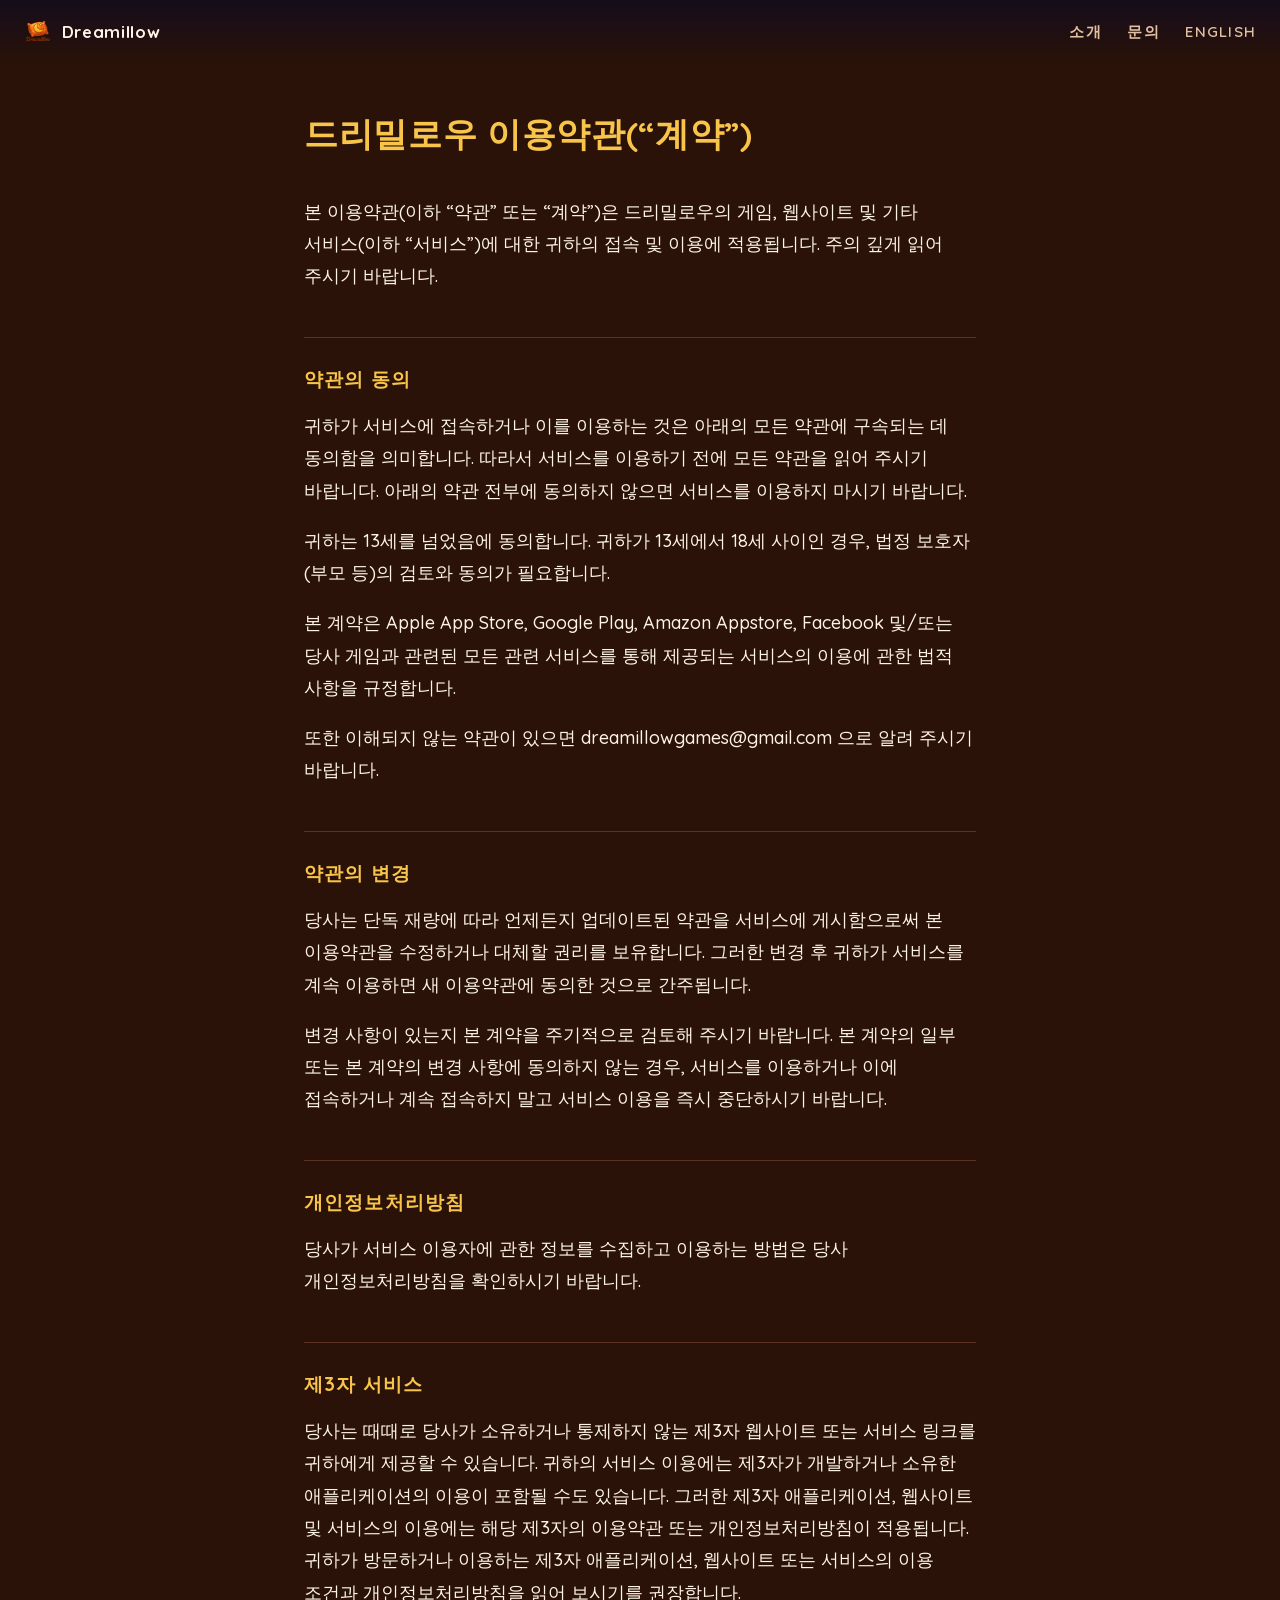
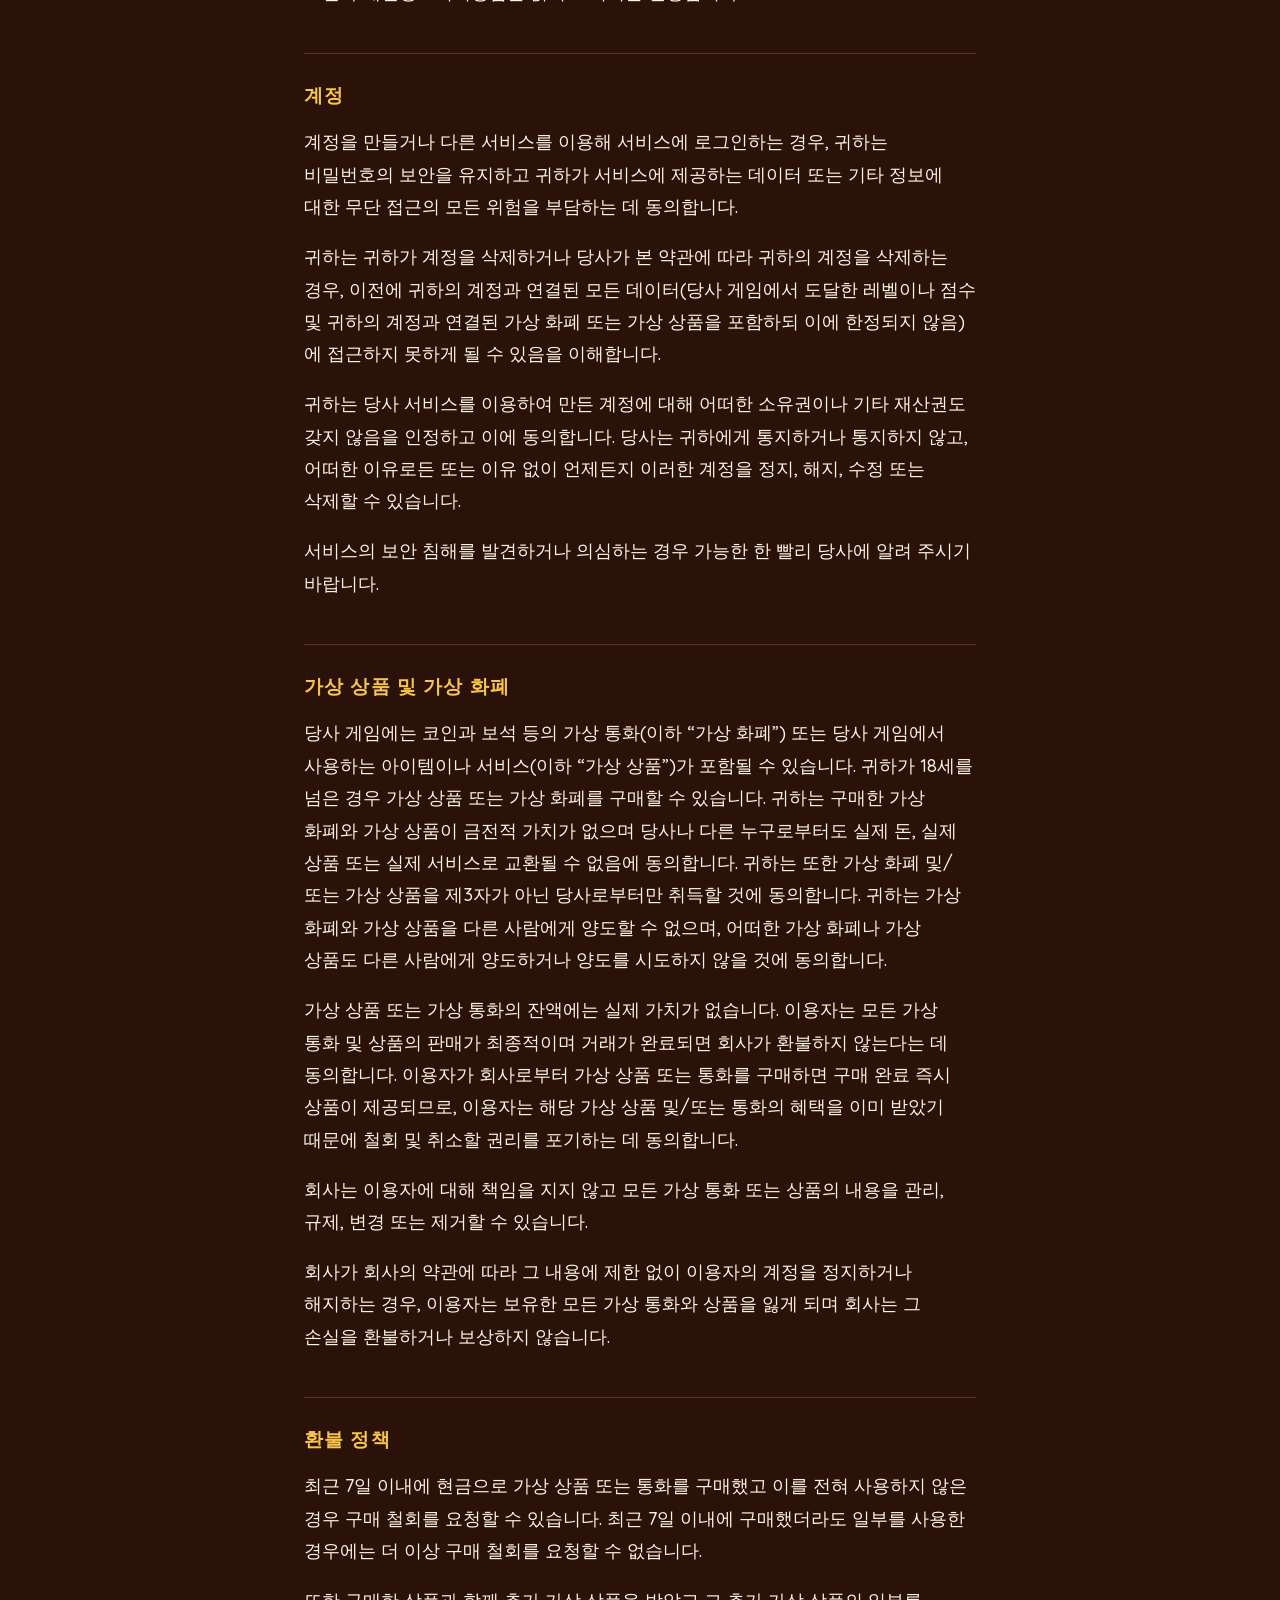
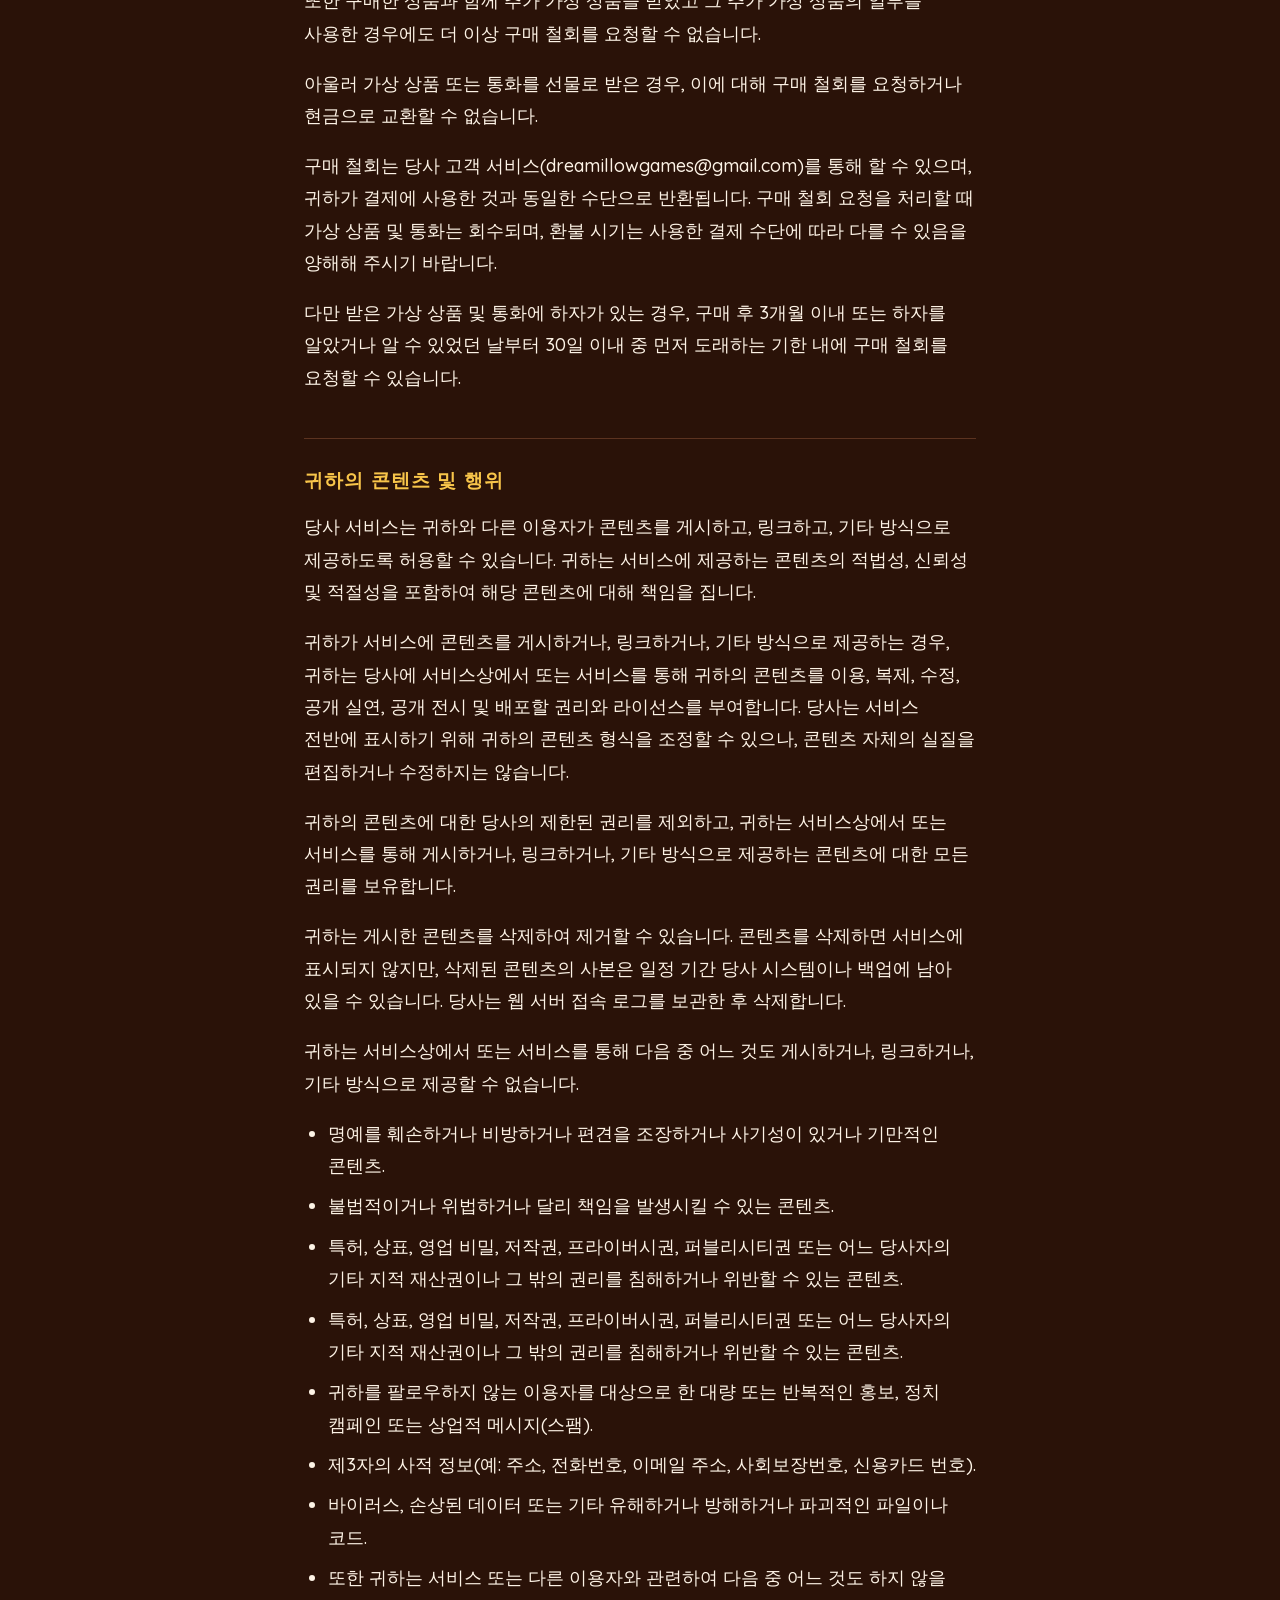
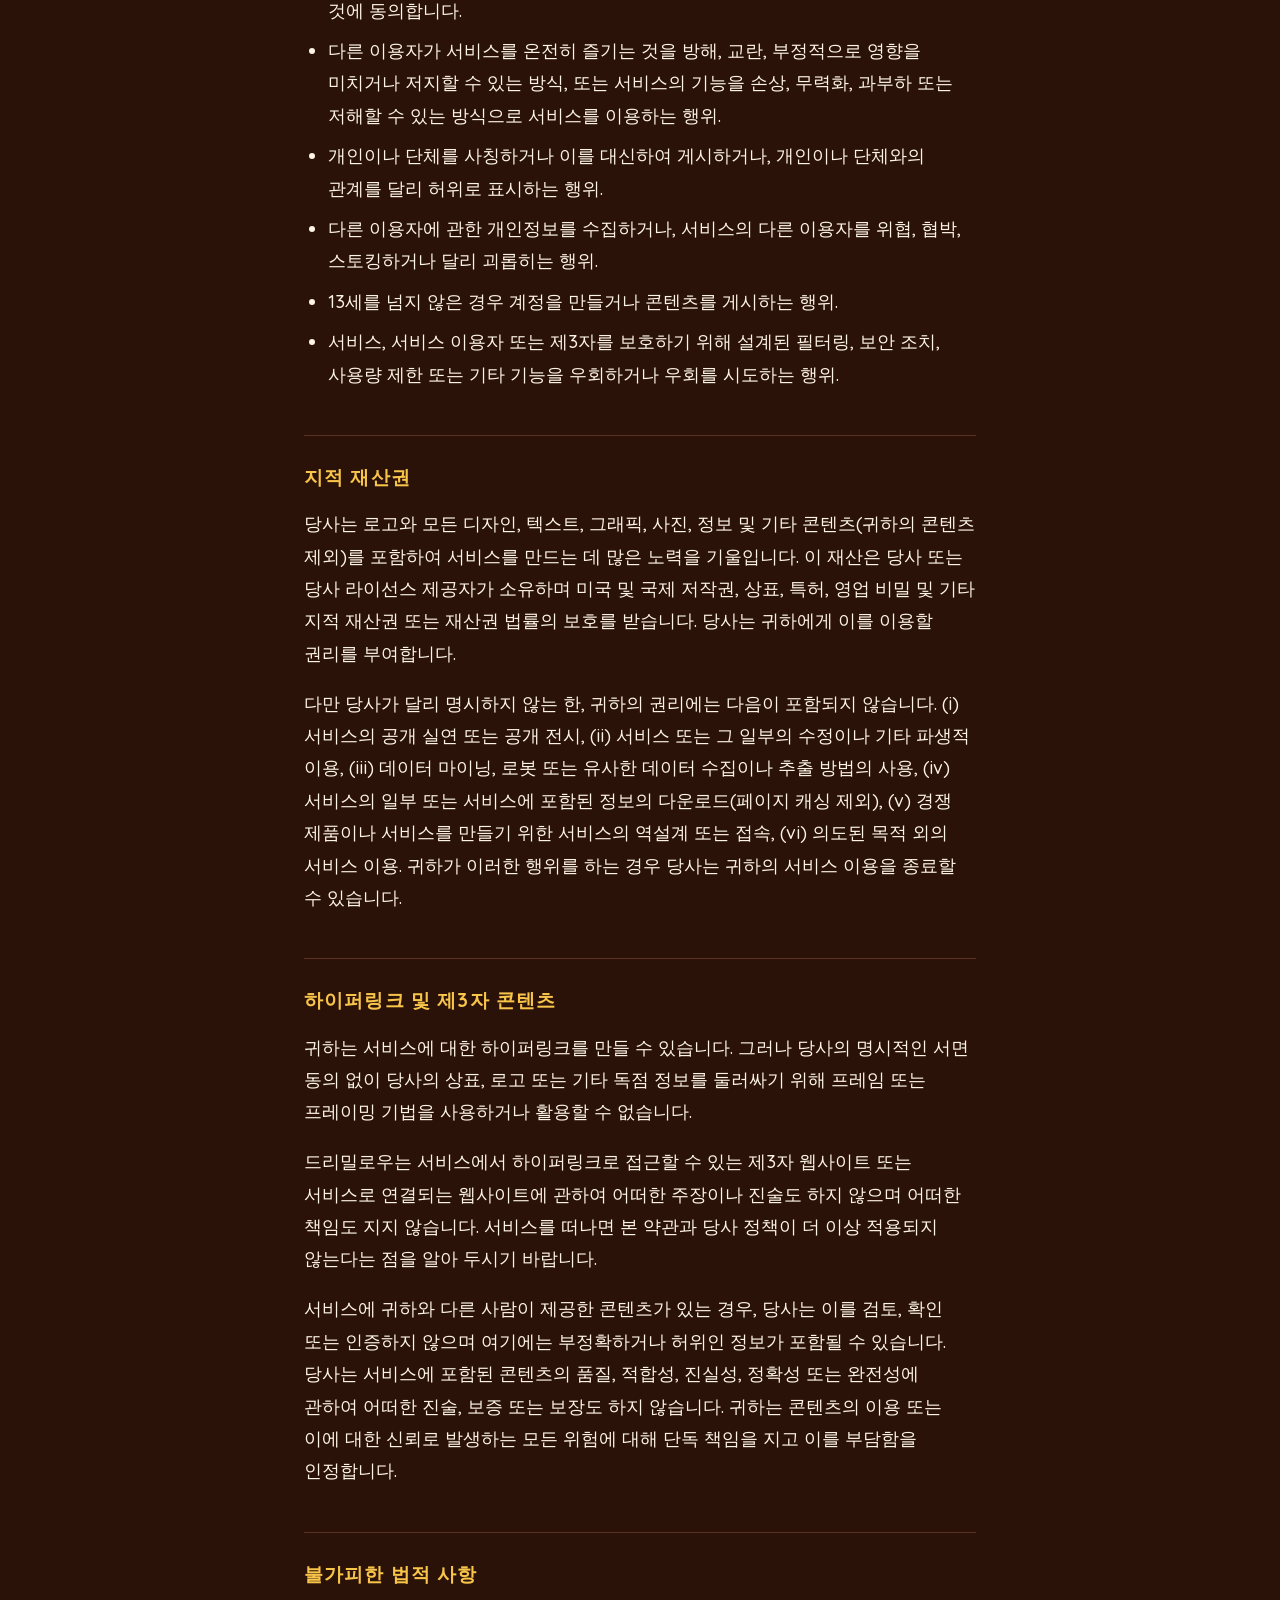
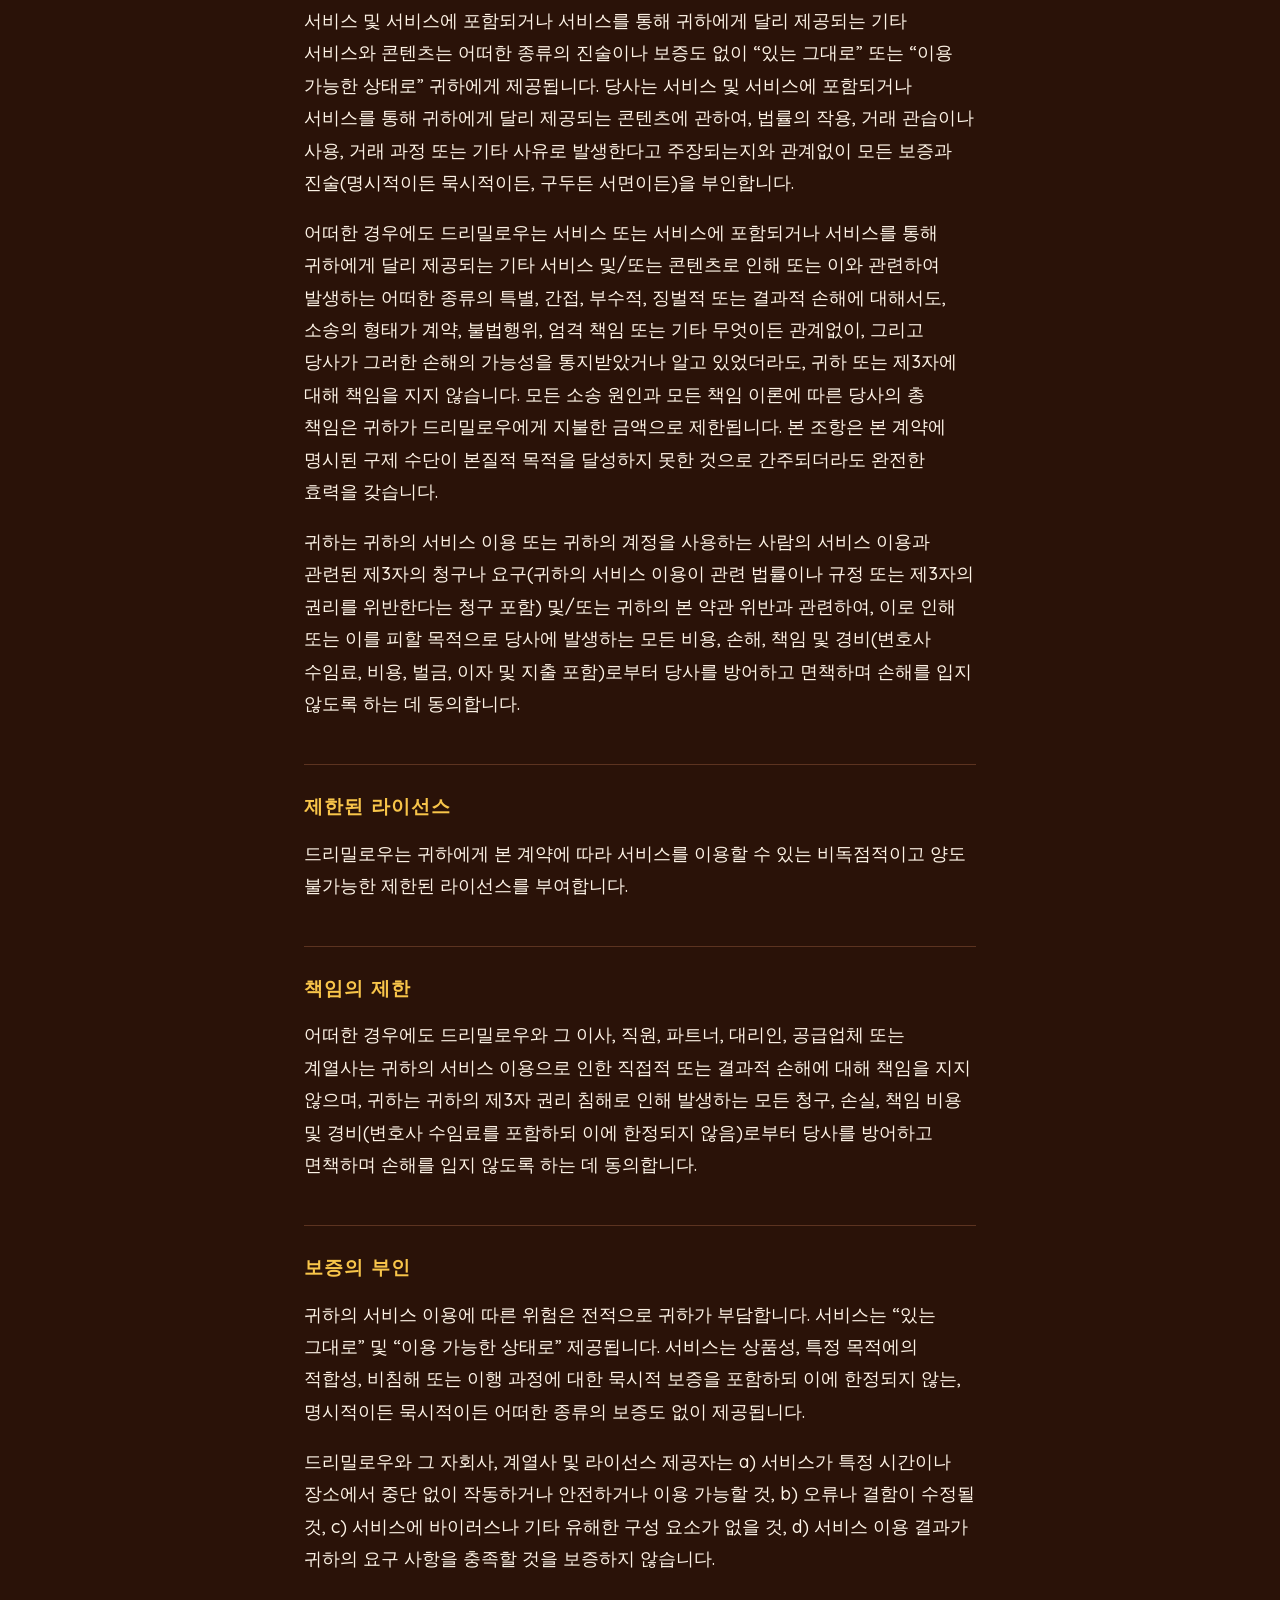
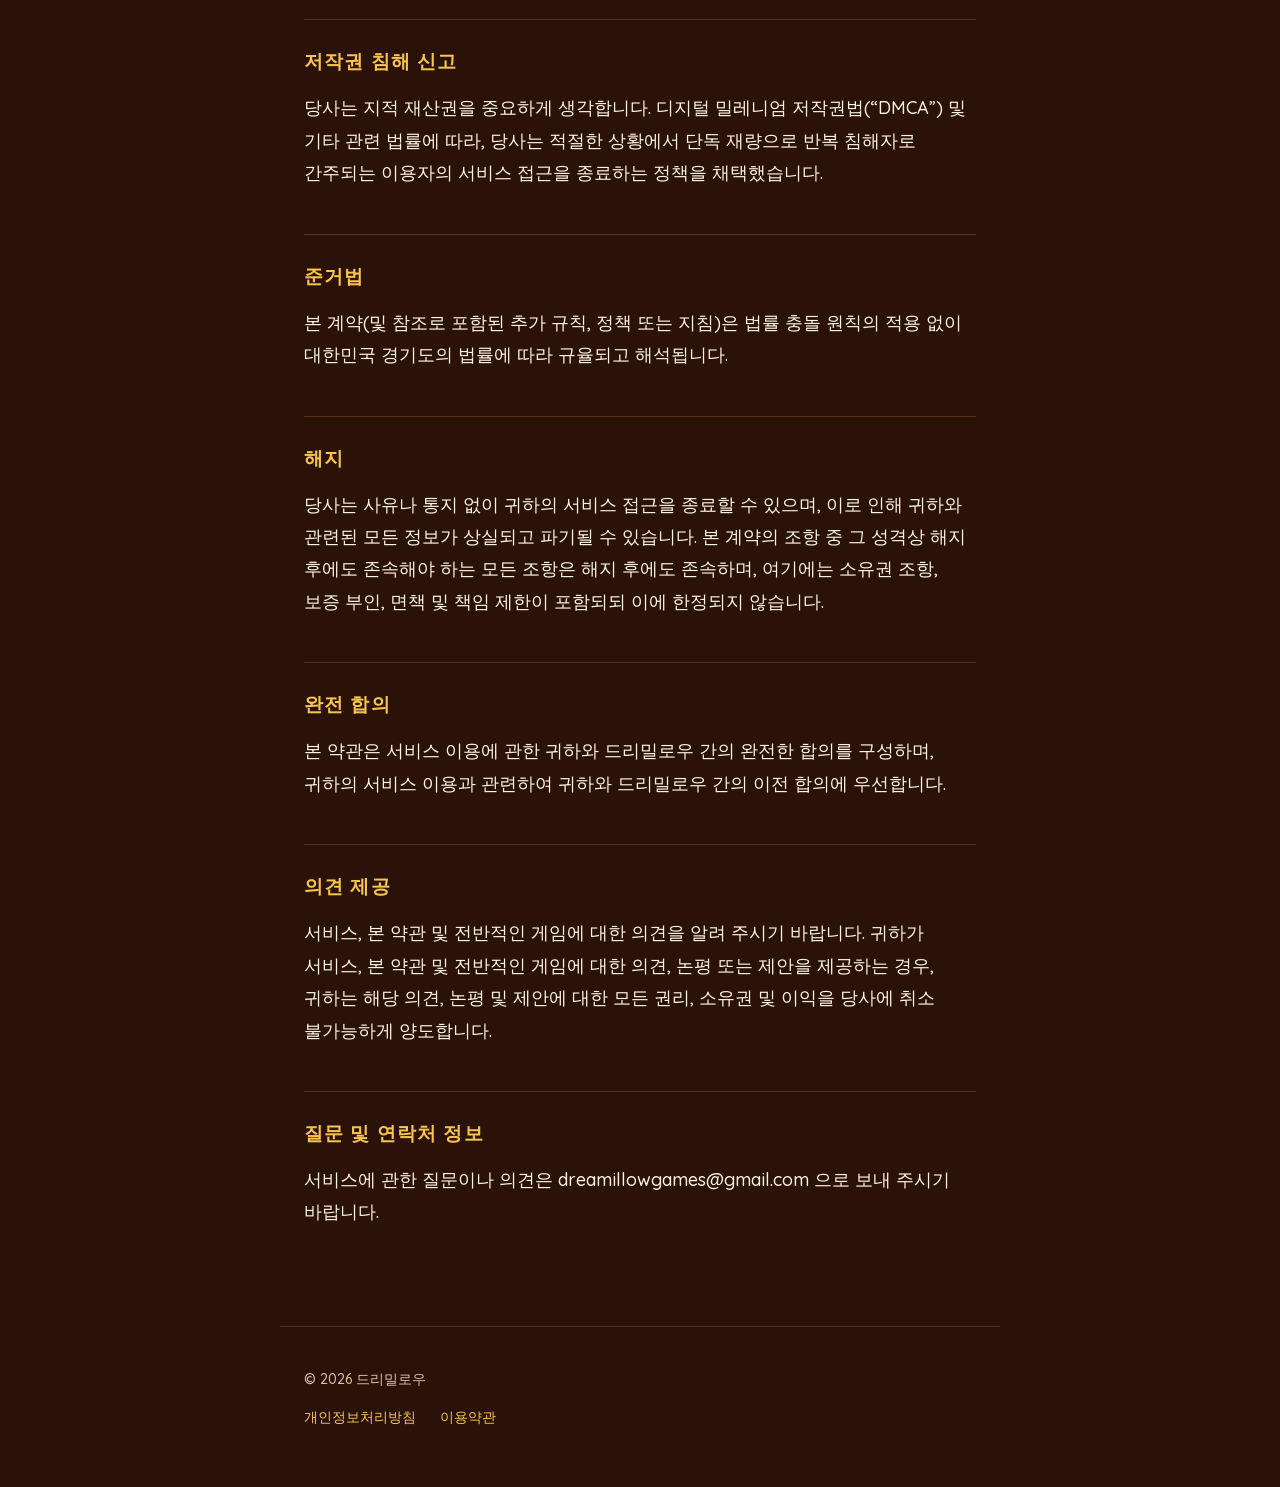
<file: ko/terms.html>
<!DOCTYPE html>
<html lang="ko">
<head>
<meta charset="utf-8">
<meta name="viewport" content="width=device-width, initial-scale=1">
<title>이용약관 &mdash; Dreamillow</title>
<meta name="theme-color" content="#140d1e">
<link rel="icon" href="/assets/icon.png" type="image/png">
<link rel="apple-touch-icon" href="/assets/dreamillow.png">
<link rel="preload" href="/assets/fonts/quicksand-latin.woff2" as="font" type="font/woff2" crossorigin>
<link rel="stylesheet" href="/assets/style.css">
<link rel="alternate" hreflang="en" href="https://dreamillow.github.io/terms.html">
<link rel="alternate" hreflang="ko" href="https://dreamillow.github.io/ko/terms.html">
<link rel="alternate" hreflang="x-default" href="https://dreamillow.github.io/terms.html">
</head>
<body>

<header class="nav">
  <a class="wordmark" href="/ko/index.html">
    <img src="/assets/icon.png" alt="" width="28" height="28">
    <span>Dreamillow</span>
  </a>
  <nav aria-label="주요 메뉴">
    <a href="/ko/index.html#about">소개</a>
    <a href="/ko/index.html#contact">문의</a>
    <a href="/terms.html" hreflang="en" lang="en">English</a>
  </nav>
</header>

<main class="prose">
<h1>드리밀로우 이용약관(“계약”)</h1>
<p>본 이용약관(이하 “약관” 또는 “계약”)은 드리밀로우의 게임, 웹사이트 및 기타 서비스(이하 “서비스”)에 대한 귀하의 접속 및 이용에 적용됩니다. 주의 깊게 읽어 주시기 바랍니다.</p>
<h2>약관의 동의</h2>
<p>귀하가 서비스에 접속하거나 이를 이용하는 것은 아래의 모든 약관에 구속되는 데 동의함을 의미합니다. 따라서 서비스를 이용하기 전에 모든 약관을 읽어 주시기 바랍니다. 아래의 약관 전부에 동의하지 않으면 서비스를 이용하지 마시기 바랍니다.</p>
<p>귀하는 13세를 넘었음에 동의합니다. 귀하가 13세에서 18세 사이인 경우, 법정 보호자(부모 등)의 검토와 동의가 필요합니다.</p>
<p>본 계약은 Apple App Store, Google Play, Amazon Appstore, Facebook 및/또는 당사 게임과 관련된 모든 관련 서비스를 통해 제공되는 서비스의 이용에 관한 법적 사항을 규정합니다.</p>
<p>또한 이해되지 않는 약관이 있으면 dreamillowgames@gmail.com 으로 알려 주시기 바랍니다.</p>
<h2>약관의 변경</h2>
<p>당사는 단독 재량에 따라 언제든지 업데이트된 약관을 서비스에 게시함으로써 본 이용약관을 수정하거나 대체할 권리를 보유합니다. 그러한 변경 후 귀하가 서비스를 계속 이용하면 새 이용약관에 동의한 것으로 간주됩니다.</p>
<p>변경 사항이 있는지 본 계약을 주기적으로 검토해 주시기 바랍니다. 본 계약의 일부 또는 본 계약의 변경 사항에 동의하지 않는 경우, 서비스를 이용하거나 이에 접속하거나 계속 접속하지 말고 서비스 이용을 즉시 중단하시기 바랍니다.</p>
<h2>개인정보처리방침</h2>
<p>당사가 서비스 이용자에 관한 정보를 수집하고 이용하는 방법은 당사 개인정보처리방침을 확인하시기 바랍니다.</p>
<h2>제3자 서비스</h2>
<p>당사는 때때로 당사가 소유하거나 통제하지 않는 제3자 웹사이트 또는 서비스 링크를 귀하에게 제공할 수 있습니다. 귀하의 서비스 이용에는 제3자가 개발하거나 소유한 애플리케이션의 이용이 포함될 수도 있습니다. 그러한 제3자 애플리케이션, 웹사이트 및 서비스의 이용에는 해당 제3자의 이용약관 또는 개인정보처리방침이 적용됩니다. 귀하가 방문하거나 이용하는 제3자 애플리케이션, 웹사이트 또는 서비스의 이용 조건과 개인정보처리방침을 읽어 보시기를 권장합니다.</p>
<h2>계정</h2>
<p>계정을 만들거나 다른 서비스를 이용해 서비스에 로그인하는 경우, 귀하는 비밀번호의 보안을 유지하고 귀하가 서비스에 제공하는 데이터 또는 기타 정보에 대한 무단 접근의 모든 위험을 부담하는 데 동의합니다.</p>
<p>귀하는 귀하가 계정을 삭제하거나 당사가 본 약관에 따라 귀하의 계정을 삭제하는 경우, 이전에 귀하의 계정과 연결된 모든 데이터(당사 게임에서 도달한 레벨이나 점수 및 귀하의 계정과 연결된 가상 화폐 또는 가상 상품을 포함하되 이에 한정되지 않음)에 접근하지 못하게 될 수 있음을 이해합니다.</p>
<p>귀하는 당사 서비스를 이용하여 만든 계정에 대해 어떠한 소유권이나 기타 재산권도 갖지 않음을 인정하고 이에 동의합니다. 당사는 귀하에게 통지하거나 통지하지 않고, 어떠한 이유로든 또는 이유 없이 언제든지 이러한 계정을 정지, 해지, 수정 또는 삭제할 수 있습니다.</p>
<p>서비스의 보안 침해를 발견하거나 의심하는 경우 가능한 한 빨리 당사에 알려 주시기 바랍니다.</p>
<h2>가상 상품 및 가상 화폐</h2>
<p>당사 게임에는 코인과 보석 등의 가상 통화(이하 “가상 화폐”) 또는 당사 게임에서 사용하는 아이템이나 서비스(이하 “가상 상품”)가 포함될 수 있습니다. 귀하가 18세를 넘은 경우 가상 상품 또는 가상 화폐를 구매할 수 있습니다. 귀하는 구매한 가상 화폐와 가상 상품이 금전적 가치가 없으며 당사나 다른 누구로부터도 실제 돈, 실제 상품 또는 실제 서비스로 교환될 수 없음에 동의합니다. 귀하는 또한 가상 화폐 및/또는 가상 상품을 제3자가 아닌 당사로부터만 취득할 것에 동의합니다. 귀하는 가상 화폐와 가상 상품을 다른 사람에게 양도할 수 없으며, 어떠한 가상 화폐나 가상 상품도 다른 사람에게 양도하거나 양도를 시도하지 않을 것에 동의합니다.</p>
<p>가상 상품 또는 가상 통화의 잔액에는 실제 가치가 없습니다. 이용자는 모든 가상 통화 및 상품의 판매가 최종적이며 거래가 완료되면 회사가 환불하지 않는다는 데 동의합니다. 이용자가 회사로부터 가상 상품 또는 통화를 구매하면 구매 완료 즉시 상품이 제공되므로, 이용자는 해당 가상 상품 및/또는 통화의 혜택을 이미 받았기 때문에 철회 및 취소할 권리를 포기하는 데 동의합니다.</p>
<p>회사는 이용자에 대해 책임을 지지 않고 모든 가상 통화 또는 상품의 내용을 관리, 규제, 변경 또는 제거할 수 있습니다.</p>
<p>회사가 회사의 약관에 따라 그 내용에 제한 없이 이용자의 계정을 정지하거나 해지하는 경우, 이용자는 보유한 모든 가상 통화와 상품을 잃게 되며 회사는 그 손실을 환불하거나 보상하지 않습니다.</p>
<h2>환불 정책</h2>
<p>최근 7일 이내에 현금으로 가상 상품 또는 통화를 구매했고 이를 전혀 사용하지 않은 경우 구매 철회를 요청할 수 있습니다. 최근 7일 이내에 구매했더라도 일부를 사용한 경우에는 더 이상 구매 철회를 요청할 수 없습니다.</p>
<p>또한 구매한 상품과 함께 추가 가상 상품을 받았고 그 추가 가상 상품의 일부를 사용한 경우에도 더 이상 구매 철회를 요청할 수 없습니다.</p>
<p>아울러 가상 상품 또는 통화를 선물로 받은 경우, 이에 대해 구매 철회를 요청하거나 현금으로 교환할 수 없습니다.</p>
<p>구매 철회는 당사 고객 서비스(dreamillowgames@gmail.com)를 통해 할 수 있으며, 귀하가 결제에 사용한 것과 동일한 수단으로 반환됩니다. 구매 철회 요청을 처리할 때 가상 상품 및 통화는 회수되며, 환불 시기는 사용한 결제 수단에 따라 다를 수 있음을 양해해 주시기 바랍니다.</p>
<p>다만 받은 가상 상품 및 통화에 하자가 있는 경우, 구매 후 3개월 이내 또는 하자를 알았거나 알 수 있었던 날부터 30일 이내 중 먼저 도래하는 기한 내에 구매 철회를 요청할 수 있습니다.</p>
<h2>귀하의 콘텐츠 및 행위</h2>
<p>당사 서비스는 귀하와 다른 이용자가 콘텐츠를 게시하고, 링크하고, 기타 방식으로 제공하도록 허용할 수 있습니다. 귀하는 서비스에 제공하는 콘텐츠의 적법성, 신뢰성 및 적절성을 포함하여 해당 콘텐츠에 대해 책임을 집니다.</p>
<p>귀하가 서비스에 콘텐츠를 게시하거나, 링크하거나, 기타 방식으로 제공하는 경우, 귀하는 당사에 서비스상에서 또는 서비스를 통해 귀하의 콘텐츠를 이용, 복제, 수정, 공개 실연, 공개 전시 및 배포할 권리와 라이선스를 부여합니다. 당사는 서비스 전반에 표시하기 위해 귀하의 콘텐츠 형식을 조정할 수 있으나, 콘텐츠 자체의 실질을 편집하거나 수정하지는 않습니다.</p>
<p>귀하의 콘텐츠에 대한 당사의 제한된 권리를 제외하고, 귀하는 서비스상에서 또는 서비스를 통해 게시하거나, 링크하거나, 기타 방식으로 제공하는 콘텐츠에 대한 모든 권리를 보유합니다.</p>
<p>귀하는 게시한 콘텐츠를 삭제하여 제거할 수 있습니다. 콘텐츠를 삭제하면 서비스에 표시되지 않지만, 삭제된 콘텐츠의 사본은 일정 기간 당사 시스템이나 백업에 남아 있을 수 있습니다. 당사는 웹 서버 접속 로그를 보관한 후 삭제합니다.</p>
<p>귀하는 서비스상에서 또는 서비스를 통해 다음 중 어느 것도 게시하거나, 링크하거나, 기타 방식으로 제공할 수 없습니다.</p>
<ul>
  <li>명예를 훼손하거나 비방하거나 편견을 조장하거나 사기성이 있거나 기만적인 콘텐츠.</li>
  <li>불법적이거나 위법하거나 달리 책임을 발생시킬 수 있는 콘텐츠.</li>
  <li>특허, 상표, 영업 비밀, 저작권, 프라이버시권, 퍼블리시티권 또는 어느 당사자의 기타 지적 재산권이나 그 밖의 권리를 침해하거나 위반할 수 있는 콘텐츠.</li>
  <li>특허, 상표, 영업 비밀, 저작권, 프라이버시권, 퍼블리시티권 또는 어느 당사자의 기타 지적 재산권이나 그 밖의 권리를 침해하거나 위반할 수 있는 콘텐츠.</li>
  <li>귀하를 팔로우하지 않는 이용자를 대상으로 한 대량 또는 반복적인 홍보, 정치 캠페인 또는 상업적 메시지(스팸).</li>
  <li>제3자의 사적 정보(예: 주소, 전화번호, 이메일 주소, 사회보장번호, 신용카드 번호).</li>
  <li>바이러스, 손상된 데이터 또는 기타 유해하거나 방해하거나 파괴적인 파일이나 코드.</li>
  <li>또한 귀하는 서비스 또는 다른 이용자와 관련하여 다음 중 어느 것도 하지 않을 것에 동의합니다.</li>
  <li>다른 이용자가 서비스를 온전히 즐기는 것을 방해, 교란, 부정적으로 영향을 미치거나 저지할 수 있는 방식, 또는 서비스의 기능을 손상, 무력화, 과부하 또는 저해할 수 있는 방식으로 서비스를 이용하는 행위.</li>
  <li>개인이나 단체를 사칭하거나 이를 대신하여 게시하거나, 개인이나 단체와의 관계를 달리 허위로 표시하는 행위.</li>
  <li>다른 이용자에 관한 개인정보를 수집하거나, 서비스의 다른 이용자를 위협, 협박, 스토킹하거나 달리 괴롭히는 행위.</li>
  <li>13세를 넘지 않은 경우 계정을 만들거나 콘텐츠를 게시하는 행위.</li>
  <li>서비스, 서비스 이용자 또는 제3자를 보호하기 위해 설계된 필터링, 보안 조치, 사용량 제한 또는 기타 기능을 우회하거나 우회를 시도하는 행위.</li>
</ul>
<h2>지적 재산권</h2>
<p>당사는 로고와 모든 디자인, 텍스트, 그래픽, 사진, 정보 및 기타 콘텐츠(귀하의 콘텐츠 제외)를 포함하여 서비스를 만드는 데 많은 노력을 기울입니다. 이 재산은 당사 또는 당사 라이선스 제공자가 소유하며 미국 및 국제 저작권, 상표, 특허, 영업 비밀 및 기타 지적 재산권 또는 재산권 법률의 보호를 받습니다. 당사는 귀하에게 이를 이용할 권리를 부여합니다.</p>
<p>다만 당사가 달리 명시하지 않는 한, 귀하의 권리에는 다음이 포함되지 않습니다. (i) 서비스의 공개 실연 또는 공개 전시, (ii) 서비스 또는 그 일부의 수정이나 기타 파생적 이용, (iii) 데이터 마이닝, 로봇 또는 유사한 데이터 수집이나 추출 방법의 사용, (iv) 서비스의 일부 또는 서비스에 포함된 정보의 다운로드(페이지 캐싱 제외), (v) 경쟁 제품이나 서비스를 만들기 위한 서비스의 역설계 또는 접속, (vi) 의도된 목적 외의 서비스 이용. 귀하가 이러한 행위를 하는 경우 당사는 귀하의 서비스 이용을 종료할 수 있습니다.</p>
<h2>하이퍼링크 및 제3자 콘텐츠</h2>
<p>귀하는 서비스에 대한 하이퍼링크를 만들 수 있습니다. 그러나 당사의 명시적인 서면 동의 없이 당사의 상표, 로고 또는 기타 독점 정보를 둘러싸기 위해 프레임 또는 프레이밍 기법을 사용하거나 활용할 수 없습니다.</p>
<p>드리밀로우는 서비스에서 하이퍼링크로 접근할 수 있는 제3자 웹사이트 또는 서비스로 연결되는 웹사이트에 관하여 어떠한 주장이나 진술도 하지 않으며 어떠한 책임도 지지 않습니다. 서비스를 떠나면 본 약관과 당사 정책이 더 이상 적용되지 않는다는 점을 알아 두시기 바랍니다.</p>
<p>서비스에 귀하와 다른 사람이 제공한 콘텐츠가 있는 경우, 당사는 이를 검토, 확인 또는 인증하지 않으며 여기에는 부정확하거나 허위인 정보가 포함될 수 있습니다. 당사는 서비스에 포함된 콘텐츠의 품질, 적합성, 진실성, 정확성 또는 완전성에 관하여 어떠한 진술, 보증 또는 보장도 하지 않습니다. 귀하는 콘텐츠의 이용 또는 이에 대한 신뢰로 발생하는 모든 위험에 대해 단독 책임을 지고 이를 부담함을 인정합니다.</p>
<h2>불가피한 법적 사항</h2>
<p>서비스 및 서비스에 포함되거나 서비스를 통해 귀하에게 달리 제공되는 기타 서비스와 콘텐츠는 어떠한 종류의 진술이나 보증도 없이 “있는 그대로” 또는 “이용 가능한 상태로” 귀하에게 제공됩니다. 당사는 서비스 및 서비스에 포함되거나 서비스를 통해 귀하에게 달리 제공되는 콘텐츠에 관하여, 법률의 작용, 거래 관습이나 사용, 거래 과정 또는 기타 사유로 발생한다고 주장되는지와 관계없이 모든 보증과 진술(명시적이든 묵시적이든, 구두든 서면이든)을 부인합니다.</p>
<p>어떠한 경우에도 드리밀로우는 서비스 또는 서비스에 포함되거나 서비스를 통해 귀하에게 달리 제공되는 기타 서비스 및/또는 콘텐츠로 인해 또는 이와 관련하여 발생하는 어떠한 종류의 특별, 간접, 부수적, 징벌적 또는 결과적 손해에 대해서도, 소송의 형태가 계약, 불법행위, 엄격 책임 또는 기타 무엇이든 관계없이, 그리고 당사가 그러한 손해의 가능성을 통지받았거나 알고 있었더라도, 귀하 또는 제3자에 대해 책임을 지지 않습니다. 모든 소송 원인과 모든 책임 이론에 따른 당사의 총 책임은 귀하가 드리밀로우에게 지불한 금액으로 제한됩니다. 본 조항은 본 계약에 명시된 구제 수단이 본질적 목적을 달성하지 못한 것으로 간주되더라도 완전한 효력을 갖습니다.</p>
<p>귀하는 귀하의 서비스 이용 또는 귀하의 계정을 사용하는 사람의 서비스 이용과 관련된 제3자의 청구나 요구(귀하의 서비스 이용이 관련 법률이나 규정 또는 제3자의 권리를 위반한다는 청구 포함) 및/또는 귀하의 본 약관 위반과 관련하여, 이로 인해 또는 이를 피할 목적으로 당사에 발생하는 모든 비용, 손해, 책임 및 경비(변호사 수임료, 비용, 벌금, 이자 및 지출 포함)로부터 당사를 방어하고 면책하며 손해를 입지 않도록 하는 데 동의합니다.</p>
<h2>제한된 라이선스</h2>
<p>드리밀로우는 귀하에게 본 계약에 따라 서비스를 이용할 수 있는 비독점적이고 양도 불가능한 제한된 라이선스를 부여합니다.</p>
<h2>책임의 제한</h2>
<p>어떠한 경우에도 드리밀로우와 그 이사, 직원, 파트너, 대리인, 공급업체 또는 계열사는 귀하의 서비스 이용으로 인한 직접적 또는 결과적 손해에 대해 책임을 지지 않으며, 귀하는 귀하의 제3자 권리 침해로 인해 발생하는 모든 청구, 손실, 책임 비용 및 경비(변호사 수임료를 포함하되 이에 한정되지 않음)로부터 당사를 방어하고 면책하며 손해를 입지 않도록 하는 데 동의합니다.</p>
<h2>보증의 부인</h2>
<p>귀하의 서비스 이용에 따른 위험은 전적으로 귀하가 부담합니다. 서비스는 “있는 그대로” 및 “이용 가능한 상태로” 제공됩니다. 서비스는 상품성, 특정 목적에의 적합성, 비침해 또는 이행 과정에 대한 묵시적 보증을 포함하되 이에 한정되지 않는, 명시적이든 묵시적이든 어떠한 종류의 보증도 없이 제공됩니다.</p>
<p>드리밀로우와 그 자회사, 계열사 및 라이선스 제공자는 a) 서비스가 특정 시간이나 장소에서 중단 없이 작동하거나 안전하거나 이용 가능할 것, b) 오류나 결함이 수정될 것, c) 서비스에 바이러스나 기타 유해한 구성 요소가 없을 것, d) 서비스 이용 결과가 귀하의 요구 사항을 충족할 것을 보증하지 않습니다.</p>
<h2>저작권 침해 신고</h2>
<p>당사는 지적 재산권을 중요하게 생각합니다. 디지털 밀레니엄 저작권법(“DMCA”) 및 기타 관련 법률에 따라, 당사는 적절한 상황에서 단독 재량으로 반복 침해자로 간주되는 이용자의 서비스 접근을 종료하는 정책을 채택했습니다.</p>
<h2>준거법</h2>
<p>본 계약(및 참조로 포함된 추가 규칙, 정책 또는 지침)은 법률 충돌 원칙의 적용 없이 대한민국 경기도의 법률에 따라 규율되고 해석됩니다.</p>
<h2>해지</h2>
<p>당사는 사유나 통지 없이 귀하의 서비스 접근을 종료할 수 있으며, 이로 인해 귀하와 관련된 모든 정보가 상실되고 파기될 수 있습니다. 본 계약의 조항 중 그 성격상 해지 후에도 존속해야 하는 모든 조항은 해지 후에도 존속하며, 여기에는 소유권 조항, 보증 부인, 면책 및 책임 제한이 포함되되 이에 한정되지 않습니다.</p>
<h2>완전 합의</h2>
<p>본 약관은 서비스 이용에 관한 귀하와 드리밀로우 간의 완전한 합의를 구성하며, 귀하의 서비스 이용과 관련하여 귀하와 드리밀로우 간의 이전 합의에 우선합니다.</p>
<h2>의견 제공</h2>
<p>서비스, 본 약관 및 전반적인 게임에 대한 의견을 알려 주시기 바랍니다. 귀하가 서비스, 본 약관 및 전반적인 게임에 대한 의견, 논평 또는 제안을 제공하는 경우, 귀하는 해당 의견, 논평 및 제안에 대한 모든 권리, 소유권 및 이익을 당사에 취소 불가능하게 양도합니다.</p>
<h2>질문 및 연락처 정보</h2>
<p>서비스에 관한 질문이나 의견은 dreamillowgames@gmail.com 으로 보내 주시기 바랍니다.</p>
</main>

<footer class="footer">
  <p>&copy; 2026 드리밀로우</p>
  <nav aria-label="법적 고지">
    <a href="/ko/privacy.html">개인정보처리방침</a>
    <a href="/ko/terms.html">이용약관</a>
  </nav>
</footer>

</body>
</html>
</file>
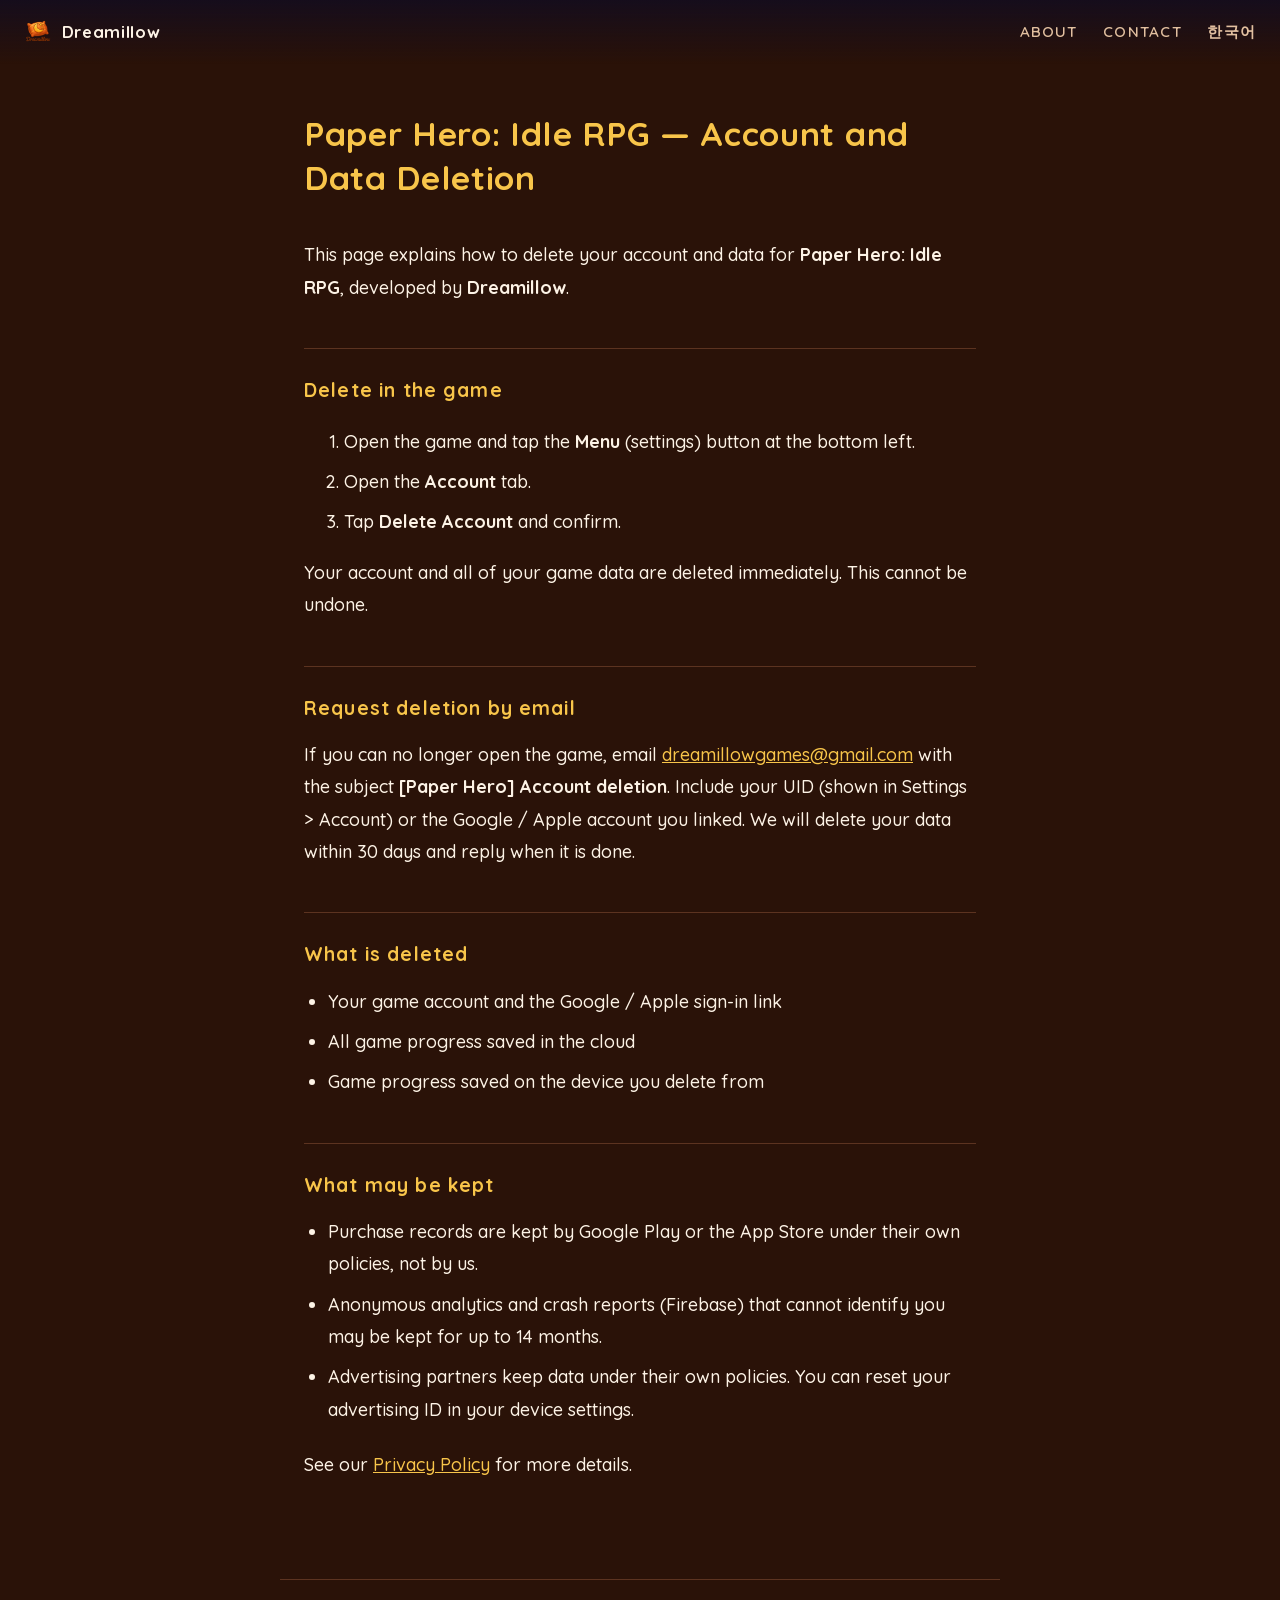
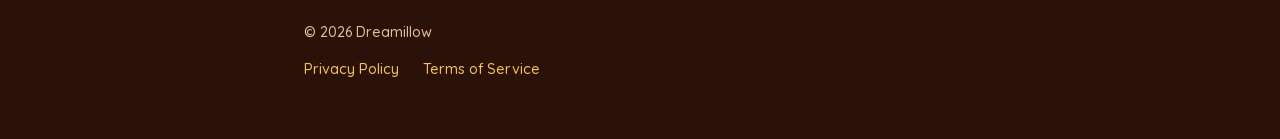
<file: paperhero/delete-account.html>
<!DOCTYPE html>
<html lang="en">
<head>
<meta charset="utf-8">
<meta name="viewport" content="width=device-width, initial-scale=1">
<title>Paper Hero: Account Deletion &mdash; Dreamillow</title>
<meta name="theme-color" content="#140d1e">
<link rel="icon" href="/assets/icon.png" type="image/png">
<link rel="apple-touch-icon" href="/assets/dreamillow.png">
<link rel="preload" href="/assets/fonts/quicksand-latin.woff2" as="font" type="font/woff2" crossorigin>
<link rel="stylesheet" href="/assets/style.css">
<link rel="alternate" hreflang="en" href="https://dreamillow.github.io/paperhero/delete-account.html">
<link rel="alternate" hreflang="ko" href="https://dreamillow.github.io/ko/paperhero/delete-account.html">
<link rel="alternate" hreflang="x-default" href="https://dreamillow.github.io/paperhero/delete-account.html">
</head>
<body>

<header class="nav">
  <a class="wordmark" href="/index.html">
    <img src="/assets/icon.png" alt="" width="28" height="28">
    <span>Dreamillow</span>
  </a>
  <nav aria-label="Main">
    <a href="/index.html#about">About</a>
    <a href="/index.html#contact">Contact</a>
    <a href="/ko/paperhero/delete-account.html" hreflang="ko" lang="ko">한국어</a>
  </nav>
</header>

<main class="prose">
<h1>Paper Hero: Idle RPG &mdash; Account and Data Deletion</h1>
<p>This page explains how to delete your account and data for <strong>Paper Hero: Idle RPG</strong>, developed by <strong>Dreamillow</strong>.</p>

<h2>Delete in the game</h2>
<ol>
  <li>Open the game and tap the <strong>Menu</strong> (settings) button at the bottom left.</li>
  <li>Open the <strong>Account</strong> tab.</li>
  <li>Tap <strong>Delete Account</strong> and confirm.</li>
</ol>
<p>Your account and all of your game data are deleted immediately. This cannot be undone.</p>

<h2>Request deletion by email</h2>
<p>If you can no longer open the game, email <a href="mailto:dreamillowgames@gmail.com">dreamillowgames@gmail.com</a> with the subject <strong>[Paper Hero] Account deletion</strong>. Include your UID (shown in Settings &gt; Account) or the Google / Apple account you linked. We will delete your data within 30 days and reply when it is done.</p>

<h2>What is deleted</h2>
<ul>
  <li>Your game account and the Google / Apple sign-in link</li>
  <li>All game progress saved in the cloud</li>
  <li>Game progress saved on the device you delete from</li>
</ul>

<h2>What may be kept</h2>
<ul>
  <li>Purchase records are kept by Google Play or the App Store under their own policies, not by us.</li>
  <li>Anonymous analytics and crash reports (Firebase) that cannot identify you may be kept for up to 14 months.</li>
  <li>Advertising partners keep data under their own policies. You can reset your advertising ID in your device settings.</li>
</ul>
<p>See our <a href="/privacy.html">Privacy Policy</a> for more details.</p>
</main>

<footer class="footer">
  <p>&copy; 2026 Dreamillow</p>
  <nav aria-label="Legal">
    <a href="/privacy.html">Privacy Policy</a>
    <a href="/terms.html">Terms of Service</a>
  </nav>
</footer>

</body>
</html>
</file>
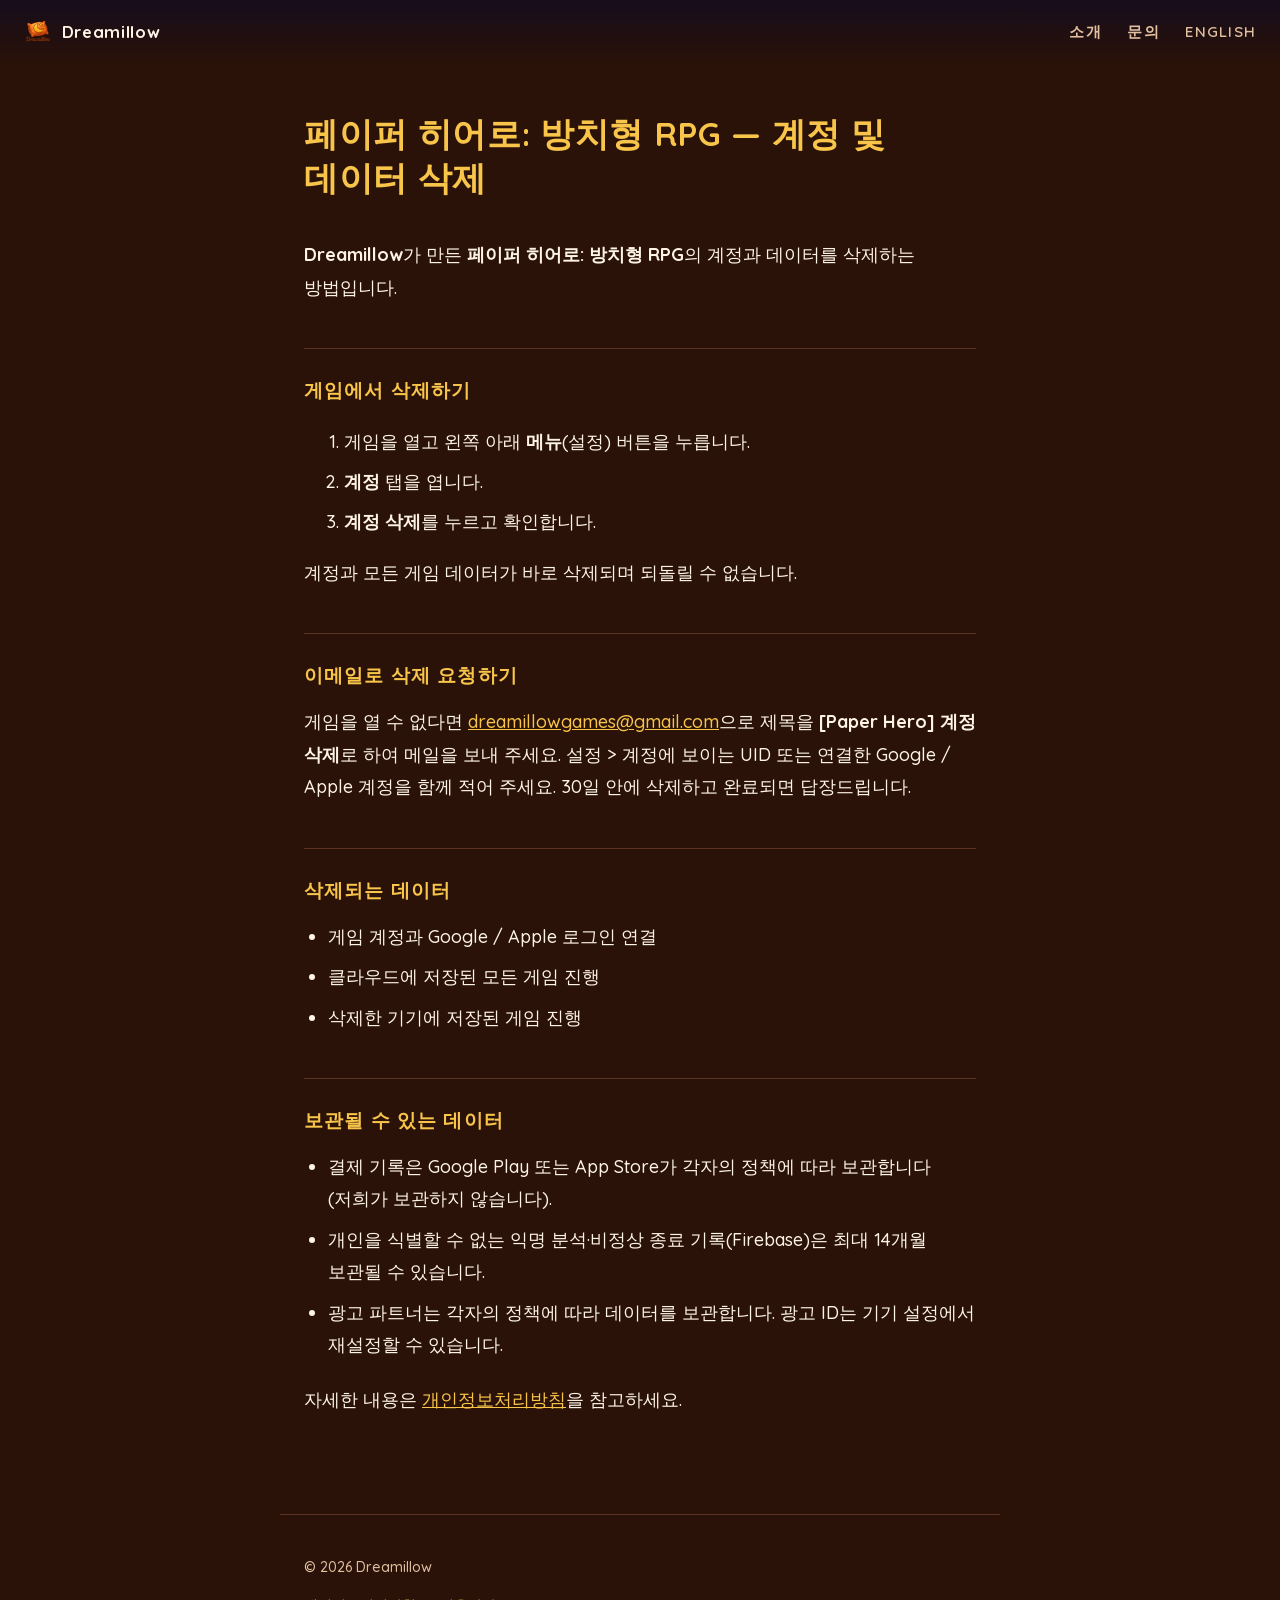
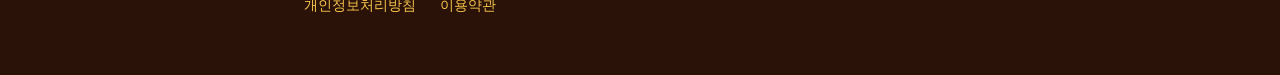
<file: ko/paperhero/delete-account.html>
<!DOCTYPE html>
<html lang="ko">
<head>
<meta charset="utf-8">
<meta name="viewport" content="width=device-width, initial-scale=1">
<title>페이퍼 히어로: 계정 삭제 &mdash; Dreamillow</title>
<meta name="theme-color" content="#140d1e">
<link rel="icon" href="/assets/icon.png" type="image/png">
<link rel="apple-touch-icon" href="/assets/dreamillow.png">
<link rel="stylesheet" href="/assets/style.css">
<link rel="alternate" hreflang="en" href="https://dreamillow.github.io/paperhero/delete-account.html">
<link rel="alternate" hreflang="ko" href="https://dreamillow.github.io/ko/paperhero/delete-account.html">
<link rel="alternate" hreflang="x-default" href="https://dreamillow.github.io/paperhero/delete-account.html">
</head>
<body>

<header class="nav">
  <a class="wordmark" href="/ko/index.html">
    <img src="/assets/icon.png" alt="" width="28" height="28">
    <span>Dreamillow</span>
  </a>
  <nav aria-label="주 메뉴">
    <a href="/ko/index.html#about">소개</a>
    <a href="/ko/index.html#contact">문의</a>
    <a href="/paperhero/delete-account.html" hreflang="en" lang="en">English</a>
  </nav>
</header>

<main class="prose">
<h1>페이퍼 히어로: 방치형 RPG &mdash; 계정 및 데이터 삭제</h1>
<p><strong>Dreamillow</strong>가 만든 <strong>페이퍼 히어로: 방치형 RPG</strong>의 계정과 데이터를 삭제하는 방법입니다.</p>

<h2>게임에서 삭제하기</h2>
<ol>
  <li>게임을 열고 왼쪽 아래 <strong>메뉴</strong>(설정) 버튼을 누릅니다.</li>
  <li><strong>계정</strong> 탭을 엽니다.</li>
  <li><strong>계정 삭제</strong>를 누르고 확인합니다.</li>
</ol>
<p>계정과 모든 게임 데이터가 바로 삭제되며 되돌릴 수 없습니다.</p>

<h2>이메일로 삭제 요청하기</h2>
<p>게임을 열 수 없다면 <a href="mailto:dreamillowgames@gmail.com">dreamillowgames@gmail.com</a>으로 제목을 <strong>[Paper Hero] 계정 삭제</strong>로 하여 메일을 보내 주세요. 설정 &gt; 계정에 보이는 UID 또는 연결한 Google / Apple 계정을 함께 적어 주세요. 30일 안에 삭제하고 완료되면 답장드립니다.</p>

<h2>삭제되는 데이터</h2>
<ul>
  <li>게임 계정과 Google / Apple 로그인 연결</li>
  <li>클라우드에 저장된 모든 게임 진행</li>
  <li>삭제한 기기에 저장된 게임 진행</li>
</ul>

<h2>보관될 수 있는 데이터</h2>
<ul>
  <li>결제 기록은 Google Play 또는 App Store가 각자의 정책에 따라 보관합니다(저희가 보관하지 않습니다).</li>
  <li>개인을 식별할 수 없는 익명 분석·비정상 종료 기록(Firebase)은 최대 14개월 보관될 수 있습니다.</li>
  <li>광고 파트너는 각자의 정책에 따라 데이터를 보관합니다. 광고 ID는 기기 설정에서 재설정할 수 있습니다.</li>
</ul>
<p>자세한 내용은 <a href="/ko/privacy.html">개인정보처리방침</a>을 참고하세요.</p>
</main>

<footer class="footer">
  <p>&copy; 2026 Dreamillow</p>
  <nav aria-label="법적 고지">
    <a href="/ko/privacy.html">개인정보처리방침</a>
    <a href="/ko/terms.html">이용약관</a>
  </nav>
</footer>

</body>
</html>
</file>
<file: assets/style.css>
/* Quicksand — SIL Open Font License 1.1, see assets/fonts/OFL.txt
   Variable latin subset: one file covers every weight we use. */
@font-face {
  font-family: "Quicksand";
  font-style: normal;
  font-weight: 300 700;
  font-display: swap;
  src: url("/assets/fonts/quicksand-latin.woff2") format("woff2");
  unicode-range: U+0000-00FF, U+0131, U+0152-0153, U+02BB-02BC, U+02C6, U+02DA,
    U+02DC, U+0304, U+0308, U+0329, U+2000-206F, U+20AC, U+2122, U+2191, U+2193,
    U+2212, U+2215, U+FEFF, U+FFFD;
}

:root {
  /* dusk palette, sampled from the logo */
  --night: #140d1e;
  --dusk: #3a1628;
  --ember: #a03d16;
  --flame: #e8722b;
  --amber: #f8c54a;

  --deep: #2a1208;
  --surface: #3a1a0d;
  --line: #5c3320;

  --sand: #fdf3e6;
  --muted: #e2c0a0;

  --dune-far: #8a3a12;
  --dune-mid: #5c2409;
  --dune-near: #2a1208;

  --measure: 720px;
  --nav-h: 4rem;
}

*, *::before, *::after { box-sizing: border-box; }

html {
  scroll-behavior: smooth;
  /* Matches the ground, which is what shows through on overscroll and below
     the body box. The hero paints its own night sky on top. */
  background: var(--deep);
}

body {
  margin: 0;
  background: var(--deep);
  color: var(--sand);
  font-family: "Quicksand", -apple-system, BlinkMacSystemFont, "Segoe UI", Roboto,
    "Helvetica Neue", Arial, sans-serif;
  font-size: 18px;
  font-weight: 500;
  line-height: 1.8;
  -webkit-text-size-adjust: 100%;
  overflow-x: hidden;
}

a { color: var(--amber); }

a:focus-visible,
button:focus-visible,
.table-wrap:focus-visible {
  outline: 2px solid var(--amber);
  outline-offset: 3px;
  border-radius: 4px;
}

img { max-width: 100%; height: auto; }

/* ---------- nav ---------- */

.nav {
  position: fixed;
  top: 0;
  left: 0;
  right: 0;
  z-index: 10;
  display: flex;
  flex-wrap: wrap;
  gap: 0.5rem 1.5rem;
  align-items: center;
  justify-content: space-between;
  min-height: var(--nav-h);
  padding: 0.75rem 1.5rem;
  background: linear-gradient(to bottom, rgba(20, 13, 30, 0.92), rgba(20, 13, 30, 0));
}

.wordmark {
  display: inline-flex;
  align-items: center;
  gap: 0.6rem;
  font-weight: 700;
  font-size: 1.05rem;
  letter-spacing: 0.04em;
  color: var(--sand);
  text-decoration: none;
}

.wordmark img { width: 28px; height: 28px; }

.nav nav { display: flex; gap: 1.6rem; }

.nav nav a {
  color: var(--muted);
  text-decoration: none;
  font-size: 0.95rem;
  font-weight: 600;
  letter-spacing: 0.08em;
  text-transform: uppercase;
  transition: color 0.25s ease;
}

.nav nav a:hover { color: var(--sand); }

/* ---------- hero ---------- */

.hero {
  position: relative;
  min-height: 100vh;
  min-height: 100svh;
  display: flex;
  flex-direction: column;
  align-items: center;
  justify-content: center;
  overflow: hidden;
  isolation: isolate;
}

.sky {
  position: absolute;
  inset: 0;
  z-index: -2;
  background:
    radial-gradient(120% 70% at 50% 100%, rgba(248, 197, 74, 0.55) 0%, rgba(248, 197, 74, 0) 62%),
    linear-gradient(to bottom,
      var(--night) 0%,
      var(--dusk) 26%,
      #6b2418 52%,
      var(--ember) 72%,
      var(--flame) 88%,
      var(--amber) 100%);
}

/* stars: fixed positions, confined to the dark upper sky */
.sky::before {
  content: "";
  position: absolute;
  inset: 0 0 45% 0;
  background-image:
    radial-gradient(1.6px 1.6px at 12% 18%, rgba(253, 243, 230, 0.95) 50%, transparent 51%),
    radial-gradient(1.3px 1.3px at 27% 9%, rgba(253, 243, 230, 0.75) 50%, transparent 51%),
    radial-gradient(1.8px 1.8px at 41% 26%, rgba(253, 243, 230, 0.9) 50%, transparent 51%),
    radial-gradient(1.2px 1.2px at 58% 13%, rgba(253, 243, 230, 0.7) 50%, transparent 51%),
    radial-gradient(1.7px 1.7px at 69% 31%, rgba(253, 243, 230, 0.85) 50%, transparent 51%),
    radial-gradient(1.4px 1.4px at 81% 15%, rgba(253, 243, 230, 0.8) 50%, transparent 51%),
    radial-gradient(1.1px 1.1px at 91% 27%, rgba(253, 243, 230, 0.65) 50%, transparent 51%),
    radial-gradient(1.5px 1.5px at 34% 42%, rgba(253, 243, 230, 0.55) 50%, transparent 51%),
    radial-gradient(1.2px 1.2px at 73% 47%, rgba(253, 243, 230, 0.45) 50%, transparent 51%);
  -webkit-mask-image: linear-gradient(to bottom, #000 55%, transparent 100%);
  mask-image: linear-gradient(to bottom, #000 55%, transparent 100%);
  animation: twinkle 6s ease-in-out infinite alternate;
}

@keyframes twinkle {
  from { opacity: 0.55; }
  to { opacity: 1; }
}

.dunes {
  position: absolute;
  inset: auto 0 0 0;
  z-index: -1;
  height: 62%;
  pointer-events: none;
}

.dune {
  position: absolute;
  inset: 0;
  will-change: transform;
}

.dune svg { position: absolute; inset: 0; width: 100%; height: 100%; }

.dune-far svg path { fill: var(--dune-far); }
.dune-mid svg path { fill: var(--dune-mid); }
.dune-near svg path { fill: var(--dune-near); }

.hero-inner {
  position: relative;
  width: 100%;
  max-width: var(--measure);
  text-align: center;
  padding: 0 1.5rem;
  margin-bottom: 12vh;
}

/* Soft vignette behind the hero copy. The sky brightens towards the horizon,
   so without this the tagline's contrast depends on viewport height. */
.hero-inner::before {
  content: "";
  position: absolute;
  left: 50%;
  top: 50%;
  width: 150%;
  height: 190%;
  transform: translate(-50%, -50%);
  background: radial-gradient(closest-side, rgba(20, 13, 30, 0.5) 0%, rgba(20, 13, 30, 0) 100%);
  z-index: -1;
  pointer-events: none;
}

.hero h1 { margin: 0; line-height: 0; }

.hero-logo {
  width: min(62vw, 268px);
  height: auto;
  /* The logo's wordmark is dark brown, so it needs a light halo to separate
     from the night sky. The dark shadow underneath keeps it grounded. */
  filter:
    drop-shadow(0 0 9px rgba(253, 243, 230, 0.3))
    drop-shadow(0 0 28px rgba(248, 197, 74, 0.2))
    drop-shadow(0 12px 32px rgba(20, 13, 30, 0.45));
}

.tagline {
  margin: 1.5rem auto 0;
  max-width: 100%;
  font-size: clamp(0.8rem, 2.6vw, 1.05rem);
  font-weight: 600;
  letter-spacing: 0.34em;
  text-indent: 0.34em;
  text-transform: uppercase;
  color: var(--sand);
  text-shadow: 0 2px 14px rgba(20, 13, 30, 0.6);
  overflow-wrap: break-word;
}

@media (max-width: 30rem) {
  .tagline {
    letter-spacing: 0.18em;
    text-indent: 0.18em;
  }
}

.scroll-cue {
  position: absolute;
  bottom: 2.25rem;
  left: 50%;
  transform: translateX(-50%);
  width: 2.75rem;
  height: 2.75rem;
  display: grid;
  place-items: center;
  color: var(--sand);
  opacity: 0.85;
  animation: bob 2.6s ease-in-out infinite;
}

.scroll-cue svg { width: 1.6rem; height: 1.6rem; }

@keyframes bob {
  0%, 100% { transform: translate(-50%, 0); }
  50% { transform: translate(-50%, 7px); }
}

/* ---------- ground ---------- */

.ground {
  position: relative;
  background: var(--deep);
}

.ground::before {
  content: "";
  position: absolute;
  inset: 0 0 auto 0;
  height: 260px;
  background: radial-gradient(90% 100% at 50% 0%, rgba(160, 61, 22, 0.5) 0%, rgba(42, 18, 8, 0) 70%);
  pointer-events: none;
}

.section, .prose {
  position: relative;
  max-width: var(--measure);
  margin: 0 auto;
  padding: 0 1.5rem;
}

.section {
  padding-top: 5rem;
  padding-bottom: 5rem;
  scroll-margin-top: var(--nav-h);
}

.section h2 {
  margin: 0 0 1.25rem;
  font-size: clamp(1.4rem, 4.5vw, 1.75rem);
  font-weight: 700;
  letter-spacing: 0.14em;
  text-transform: uppercase;
  color: var(--amber);
}

.section p { margin: 0 0 1rem; }

.pill-button {
  display: inline-block;
  margin-top: 0.75rem;
  padding: 0.8rem 2rem;
  border: 1px solid var(--amber);
  border-radius: 999px;
  color: var(--amber);
  text-decoration: none;
  font-weight: 700;
  font-size: 0.95rem;
  letter-spacing: 0.12em;
  text-transform: uppercase;
  transition: background-color 0.25s ease, color 0.25s ease;
}

.pill-button:hover {
  background: var(--amber);
  color: var(--deep);
}

.store-links {
  display: flex;
  flex-wrap: wrap;
  gap: 0.75rem;
}

.store-links .pill-button {
  display: inline-flex;
  align-items: center;
  gap: 0.6rem;
  margin-top: 0;
}

.pill-icon {
  width: 1.15em;
  height: 1.15em;
  flex-shrink: 0;
  fill: currentColor;
}

/* ---------- legal pages ---------- */

.prose {
  padding-top: calc(var(--nav-h) + 3rem);
  padding-bottom: 5rem;
}

.prose h1 {
  font-size: clamp(1.6rem, 5vw, 2.1rem);
  font-weight: 700;
  line-height: 1.3;
  letter-spacing: 0.02em;
  margin: 0 0 2.5rem;
  color: var(--amber);
}

.prose h2 {
  font-size: 1.2rem;
  font-weight: 700;
  letter-spacing: 0.06em;
  margin: 2.75rem 0 0.85rem;
  padding-top: 1.5rem;
  border-top: 1px solid var(--line);
  color: var(--amber);
}

.prose p { margin: 0 0 1.1rem; }

.prose ul { margin: 0 0 1.4rem; padding-left: 1.5rem; }

.prose li { margin-bottom: 0.5rem; }

/* ---------- age table ---------- */

.table-wrap {
  overflow-x: auto;
  margin: 0 0 1.6rem;
  border: 1px solid var(--line);
  border-radius: 10px;
  background: var(--surface);
}

.table-wrap table {
  border-collapse: collapse;
  width: 100%;
  font-size: 0.95rem;
  white-space: nowrap;
}

.table-wrap caption {
  padding: 0.85rem 1rem;
  text-align: left;
  font-weight: 700;
  color: var(--muted);
  border-bottom: 1px solid var(--line);
}

.table-wrap th,
.table-wrap td {
  padding: 0.6rem 1rem;
  text-align: left;
  border-bottom: 1px solid var(--line);
}

.table-wrap thead th { color: var(--amber); font-weight: 700; }

.table-wrap tbody th { font-weight: 500; }

.table-wrap tr:last-child th,
.table-wrap tr:last-child td { border-bottom: 0; }

/* ---------- footer ---------- */

.footer {
  max-width: var(--measure);
  margin: 0 auto;
  padding: 2.5rem 1.5rem 3.5rem;
  border-top: 1px solid var(--line);
  color: var(--muted);
  font-size: 0.9rem;
}

.footer p { margin: 0 0 0.75rem; }

.footer nav { display: flex; flex-wrap: wrap; gap: 1.5rem; }

.footer nav a { text-decoration: none; }

.footer nav a:hover { text-decoration: underline; }

/* ---------- korean ----------
   Quicksand has no Hangul, so Hangul falls through to the system font while
   digits and latin stay in Quicksand. The wide tracking suits latin capitals
   only; Hangul needs far less of it. */

body:lang(ko) {
  font-family: "Quicksand", -apple-system, BlinkMacSystemFont, "Apple SD Gothic Neo",
    "Malgun Gothic", "Noto Sans KR", Roboto, sans-serif;
  word-break: keep-all;
  overflow-wrap: break-word;
}

.tagline:lang(ko) {
  letter-spacing: 0.2em;
  text-indent: 0.2em;
}

.section h2:lang(ko),
.pill-button:lang(ko) { letter-spacing: 0.04em; }

/* ---------- scroll reveal ----------
   Hidden only when main.js has run, so no-JS visitors still see everything. */

.js .reveal {
  opacity: 0;
  transform: translateY(18px);
  transition: opacity 0.6s ease, transform 0.6s ease;
}

.js .reveal.is-visible {
  opacity: 1;
  transform: none;
}

@media (prefers-reduced-motion: reduce) {
  html { scroll-behavior: auto; }

  .js .reveal {
    opacity: 1;
    transform: none;
    transition: none;
  }

  .sky::before,
  .scroll-cue { animation: none; }
}
</file>
